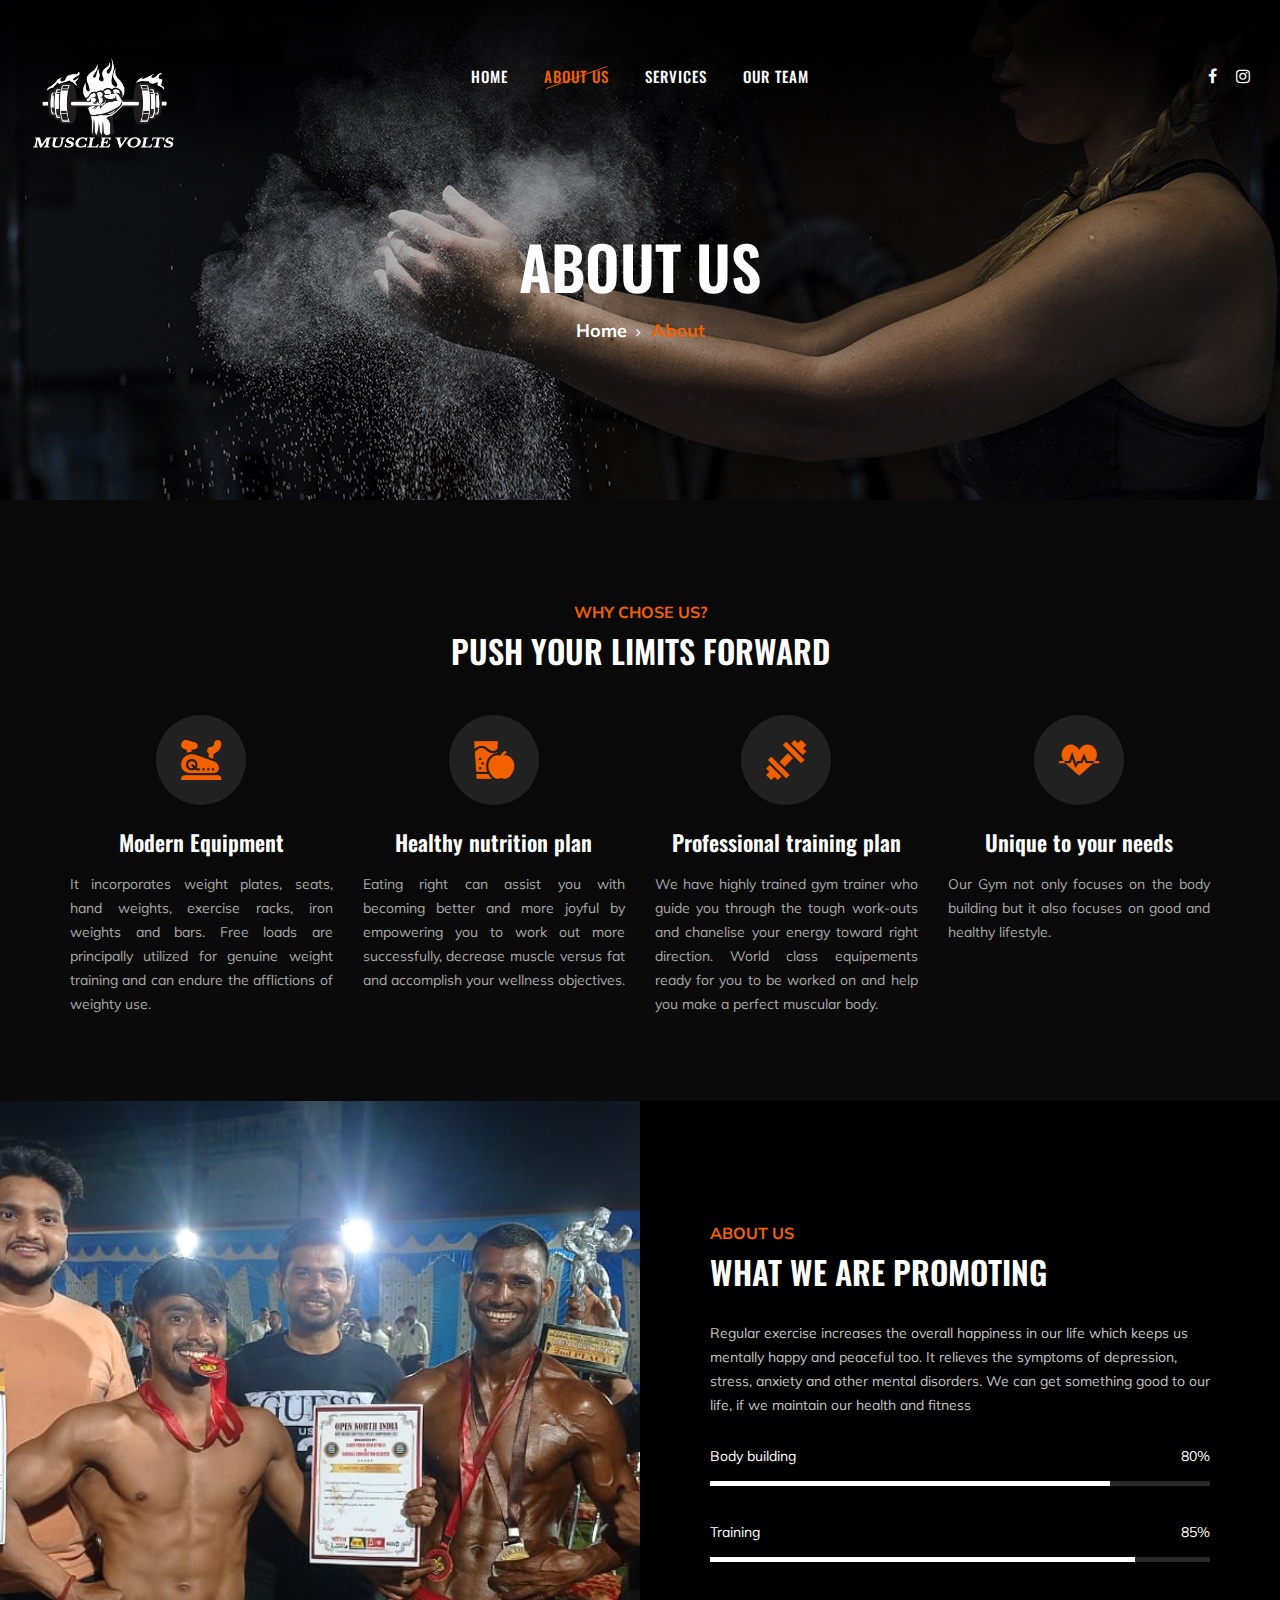
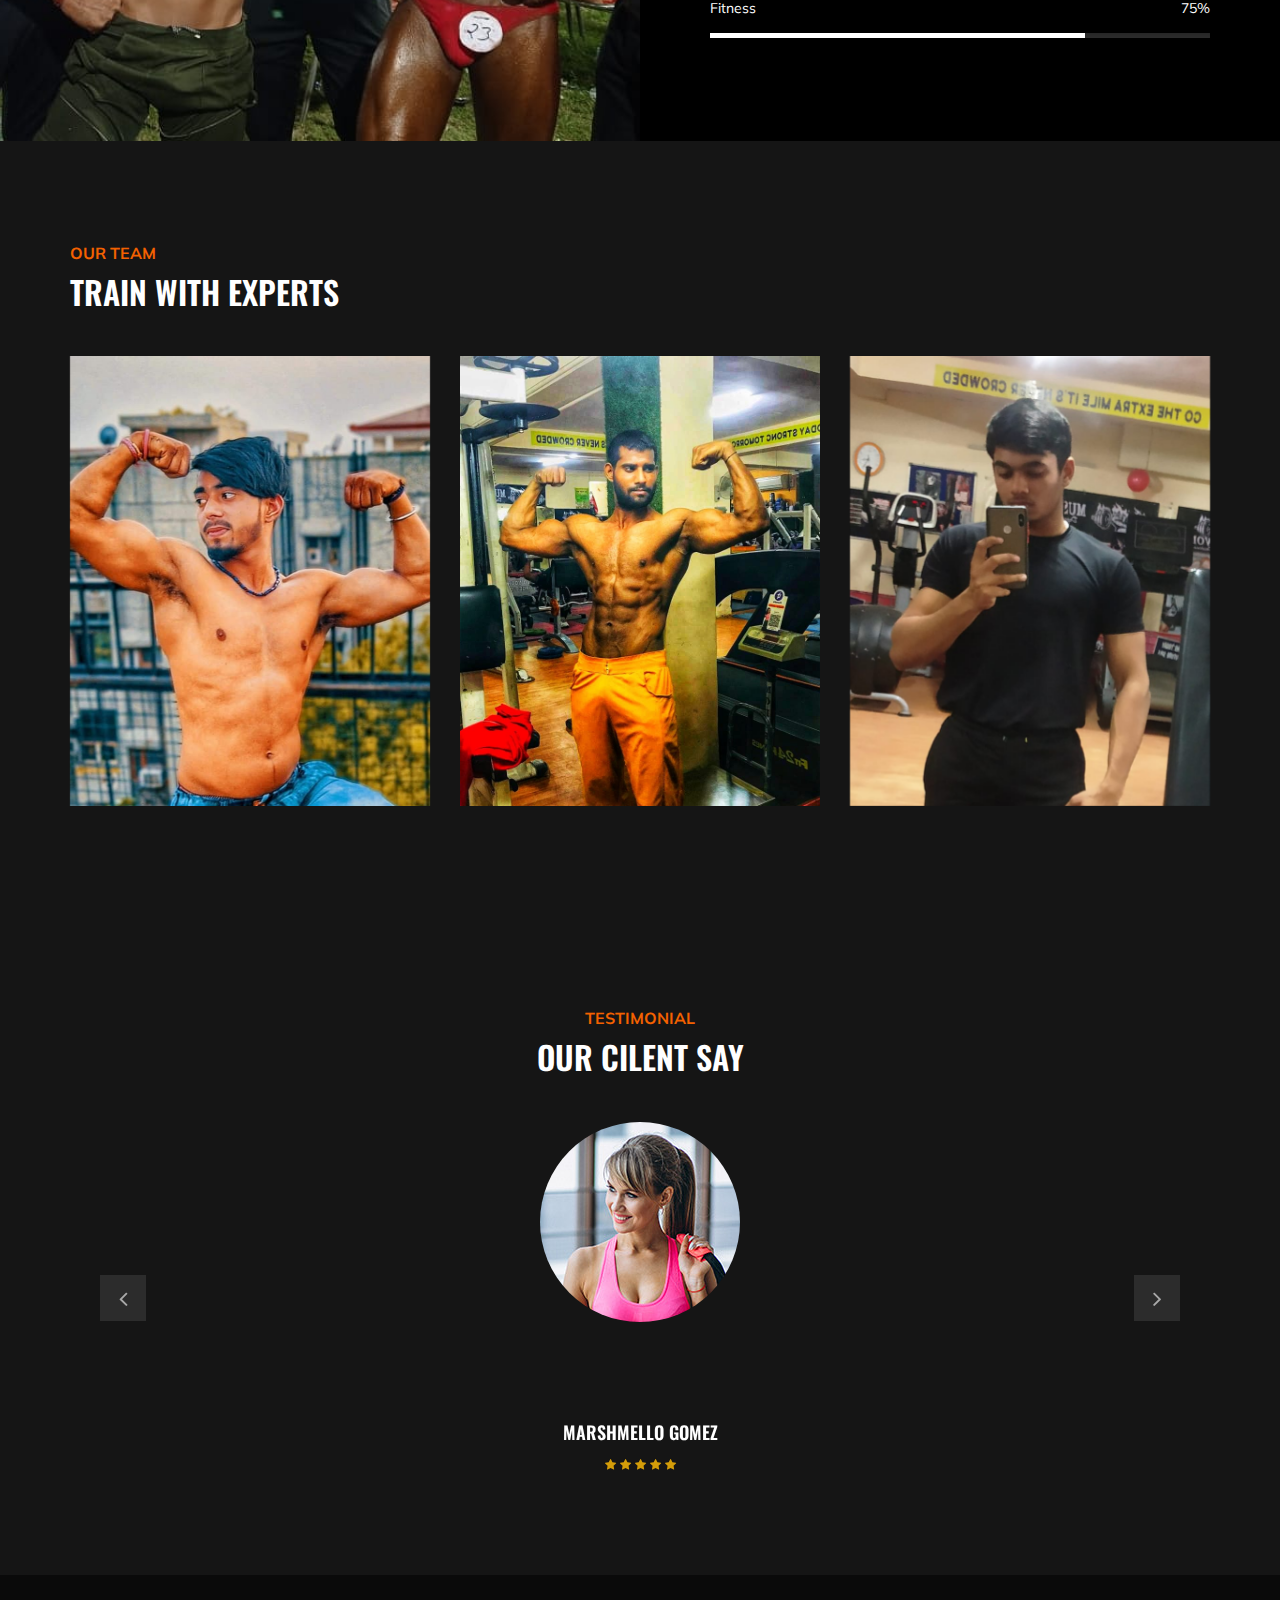
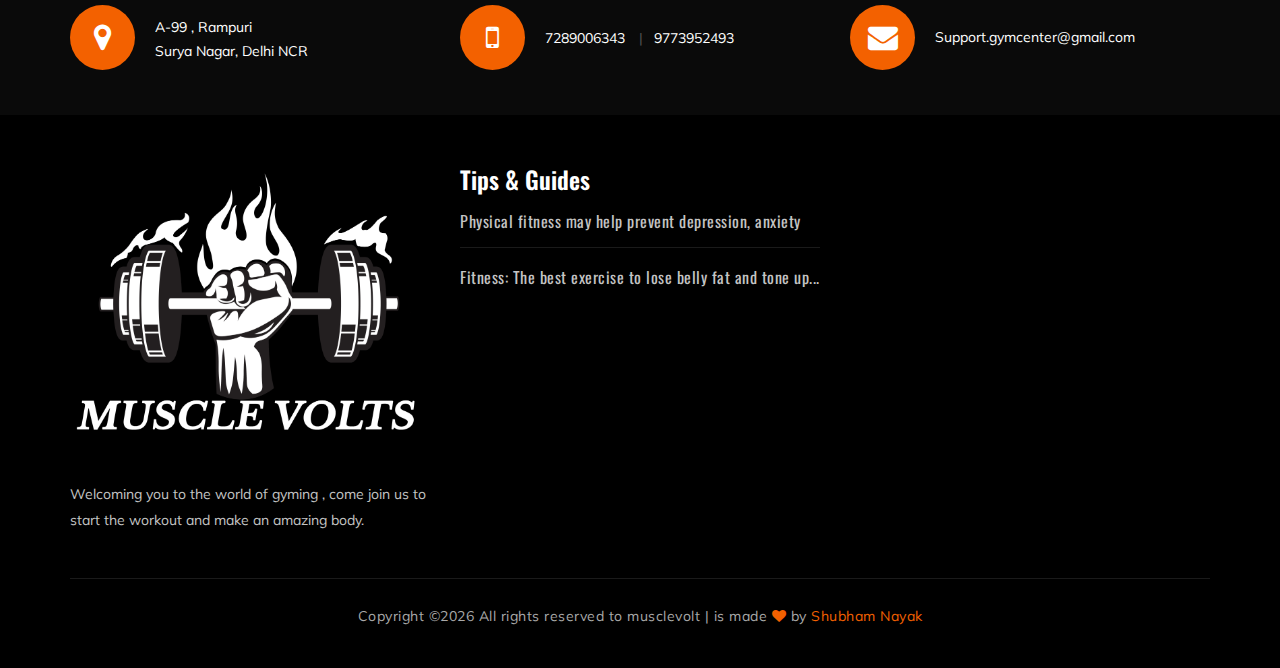
<file: about-us.html>
<!DOCTYPE html>
<html lang="zxx">

<head>
    <meta charset="UTF-8">
    <meta name="description" content="Gym Template">
    <meta name="keywords" content="Gym, unica, creative, html">
    <meta name="viewport" content="width=device-width, initial-scale=1.0">
    <meta http-equiv="X-UA-Compatible" content="ie=edge">
    <title>Muscle-Volt</title>

    <!-- Google Font -->
    <link href="https://fonts.googleapis.com/css?family=Muli:300,400,500,600,700,800,900&display=swap" rel="stylesheet">
    <link href="https://fonts.googleapis.com/css?family=Oswald:300,400,500,600,700&display=swap" rel="stylesheet">

    <!-- Css Styles -->
    <link rel="stylesheet" href="css/bootstrap.min.css" type="text/css">
    <link rel="stylesheet" href="css/font-awesome.min.css" type="text/css">
    <link rel="stylesheet" href="css/flaticon.css" type="text/css">
    <link rel="stylesheet" href="css/owl.carousel.min.css" type="text/css">
    <link rel="stylesheet" href="css/barfiller.css" type="text/css">
    <link rel="stylesheet" href="css/magnific-popup.css" type="text/css">
    <link rel="stylesheet" href="css/slicknav.min.css" type="text/css">
    <link rel="stylesheet" href="css/style.css" type="text/css">
</head>

<body>
    <!-- Page Preloder -->
    <div id="preloder">
        <div class="loader"></div>
    </div>

 <!-- Offcanvas Menu Section Begin -->
    <div class="offcanvas-menu-overlay"></div>
    <div class="offcanvas-menu-wrapper">
        <div class="canvas-close">
            <i class="fa fa-close"></i>
        </div>
        <div class="canvas-search search-switch">
            <i class="fa fa-search"></i>
        </div>
        <nav class="canvas-menu mobile-menu">
            <ul>
                <li><a href="./index.html">Home</a></li>
                <li><a href="./about-us.html">About Us</a></li>
                
                <li><a href="./services.html">Services</a></li>
                <li><a href="./team.html">Our Team</a></li>
                
            </ul>
        </nav>
        <div id="mobile-menu-wrap"></div>
        <div class="canvas-social">
            <a href="#"><i class="fa fa-facebook"></i></a>
        
            <a href="#"><i class="fa fa-instagram"></i></a>
        </div>
    </div>
    <!-- Offcanvas Menu Section End -->

    <!-- Header Section Begin -->
    <header class="header-section">
        <div class="container-fluid">
            <div class="row">
                <div class="col-lg-3">
                    <div class="logo">
                        <a href="./index.html">
                            <img src="img/logo.png" alt="" height="100" width="150">
                        </a>
                    </div>
                </div>
                <div class="col-lg-6">
                    <nav class="nav-menu">
                        <ul>
                            <li><a href="./index.html">Home</a></li>
                            <li class="active"><a href="./about-us.html">About Us</a></li>
                            <li><a href="./services.html">Services</a></li>
                            <li><a href="./team.html">Our Team</a></li>
                           
                        </ul>
                    </nav>
                </div>
                <div class="col-lg-3">
                    <div class="top-option">
                        
                        <div class="to-social">
                            <a href="https://www.facebook.com/profile.php?id=100021670369951"><i class="fa fa-facebook"></i></a>
                            
                            <a href="https://www.instagram.com/musclevolts/"><i class="fa fa-instagram"></i></a>
                        </div>
                    </div>
                </div>
            </div>
            <div class="canvas-open">
                <i class="fa fa-bars"></i>
            </div>
        </div>
    </header>
    <!-- Header End -->

    <!-- Breadcrumb Section Begin -->
    <section class="breadcrumb-section set-bg" data-setbg="img/breadcrumb-bg.jpg">
        <div class="container">
            <div class="row">
                <div class="col-lg-12 text-center">
                    <div class="breadcrumb-text">
                        <h2>About us</h2>
                        <div class="bt-option">
                            <a href="./index.html">Home</a>
                            <span>About</span>
                        </div>
                    </div>
                </div>
            </div>
        </div>
    </section>
    <!-- Breadcrumb Section End -->

    <!-- ChoseUs Section Begin -->
     <section class="choseus-section spad">
        <div class="container">
            <div class="row">
                <div class="col-lg-12">
                    <div class="section-title">
                        <span>Why chose us?</span>
                        <h2>PUSH YOUR LIMITS FORWARD</h2>
                    </div>
                </div>
            </div>
            <div class="row">
                <div class="col-lg-3 col-sm-6">
                    <div class="cs-item">
                       <center> <span class="flaticon-034-stationary-bike"></span></center>
                        <h4><center>Modern Equipment</center></h4>
                        <div class="justify"><p>It incorporates weight plates, seats, hand weights, exercise racks, iron weights and bars. Free loads are principally utilized for genuine weight training and can endure the afflictions of weighty use.</p></div>
                    </div>
                </div>
                <div class="col-lg-3 col-sm-6">
                    <div class="cs-item">
                        <center><span class="flaticon-033-juice"></span></center>
                       <center> <h4>Healthy nutrition plan</h4></center>
                        <div class="justify"><p>Eating right can assist you with becoming better and more joyful by empowering you to work out more successfully, decrease muscle versus fat and accomplish your wellness objectives.</p></div>
                    </div>
                </div>
                <div class="col-lg-3 col-sm-6">
                    <div class="cs-item">
                        <center><span class="flaticon-002-dumbell"></span></center>
                        <center><h4>Professional training plan</h4></center>
                        <div class="justify"><p>We have highly trained gym trainer who guide you through the tough work-outs and chanelise your energy toward right direction. World class equipements ready for you to be worked on and help you make a perfect muscular body.</p></div>
                    </div>
                </div>
                <div class="col-lg-3 col-sm-6">
                    <div class="cs-item">
                        <center><span class="flaticon-014-heart-beat"></span></center>
                        <center><h4>Unique to your needs</h4></center>
                        <div class="justify"><p> Our Gym not only focuses on the body building but it also focuses on good and healthy lifestyle.</p></div>
                    </div>
                </div>
            </div>
        </div>
    </section>
    <!-- ChoseUs Section End -->

    <!-- About US Section Begin -->
    <section class="aboutus-section">
        <div class="container-fluid">
            <div class="row">
                <div class="col-lg-6 p-0">
                    <div class="about-video set-bg" data-setbg="img/about-us.jpeg">
                       
                    </div>
                </div>
                <div class="col-lg-6 p-0">
                    <div class="about-text">
                        <div class="section-title">
                            <span>About Us</span>
                            <h2>What We Are Promoting</h2>
                        </div>
                        <div class="at-desc">
                            <p>Regular exercise increases the overall happiness in our life which keeps us mentally happy and peaceful too. It relieves the symptoms of depression, stress, anxiety and other mental disorders. We can get something good to our life, if we maintain our health and fitness</p>
                        </div>
                        <div class="about-bar">
                            <div class="ab-item">
                                <p>Body building</p>
                                <div id="bar1" class="barfiller">
                                    <span class="fill" data-percentage="80"></span>
                                    <div class="tipWrap">
                                        <span class="tip"></span>
                                    </div>
                                </div>
                            </div>
                            <div class="ab-item">
                                <p>Training</p>
                                <div id="bar2" class="barfiller">
                                    <span class="fill" data-percentage="85"></span>
                                    <div class="tipWrap">
                                        <span class="tip"></span>
                                    </div>
                                </div>
                            </div>
                            <div class="ab-item">
                                <p>Fitness</p>
                                <div id="bar3" class="barfiller">
                                    <span class="fill" data-percentage="75"></span>
                                    <div class="tipWrap">
                                        <span class="tip"></span>
                                    </div>
                                </div>
                            </div>
                        </div>
                    </div>
                </div>
            </div>
        </div>
    </section>
    <!-- About US Section End -->

    <!-- Team Section Begin -->
     <section class="team-section spad">
        <div class="container">
            <div class="row">
                <div class="col-lg-12">
                    <div class="team-title">
                        <div class="section-title">
                            <span>Our Team</span>
                            <h2>TRAIN WITH EXPERTS</h2>
                        </div>
                        
                    </div>
                </div>
            </div>
            <div class="row">
                <div class="ts-slider owl-carousel">
                    <div class="col-lg-4">
                        <div class="ts-item set-bg" data-setbg="img/team/team-1.jpeg">
                            <div class="ts_text">
                                <h4>Maurya</h4>
                                <span>Gym Trainer</span>
                            </div>
                        </div>
                    </div>
                    <div class="col-lg-4">
                        <div class="ts-item set-bg" data-setbg="img/team/team-2.jpeg">
                            <div class="ts_text">
                                <h4>Rohit</h4>
                                <span>Gym Trainer</span>
                            </div>
                        </div>
                    </div>
                    <div class="col-lg-4">
                        <div class="ts-item set-bg" data-setbg="img/team/team-3.jpeg">
                            <div class="ts_text">
                                <h4>Adi</h4>
                                <span>Gym Trainer</span>
                            </div>
                        </div>
                    </div>
                   
                   
                    
                </div>
            </div>
        </div>
    </section>
   
    <section class="testimonial-section spad">
        <div class="container">
            <div class="row">
                <div class="col-lg-12">
                    <div class="section-title">
                        <span>Testimonial</span>
                        <h2>Our cilent say</h2>
                    </div>
                </div>
            </div>
            <div class="ts_slider owl-carousel">
                <div class="ts_item">
                    <div class="row">
                        <div class="col-lg-12 text-center">
                            <div class="ti_pic">
                                <img src="img/testimonial/testimonial-1.jpg" alt="">
                            </div>
                            <div class="ti_text">
                                <p><br /> <br /> </p>
                                <h5>Marshmello Gomez</h5>
                                <div class="tt-rating">
                                    <i class="fa fa-star"></i>
                                    <i class="fa fa-star"></i>
                                    <i class="fa fa-star"></i>
                                    <i class="fa fa-star"></i>
                                    <i class="fa fa-star"></i>
                                </div>
                            </div>
                        </div>
                    </div>
                </div>
                <div class="ts_item">
                    <div class="row">
                        <div class="col-lg-12 text-center">
                            <div class="ti_pic">
                                <img src="img/testimonial/testimonial-2.jpg" alt="">
                            </div>
                            <div class="ti_text">
                                <p><br /> <br /> </p>
                                <h5>Marshmello Gomez</h5>
                                <div class="tt-rating">
                                    <i class="fa fa-star"></i>
                                    <i class="fa fa-star"></i>
                                    <i class="fa fa-star"></i>
                                    <i class="fa fa-star"></i>
                                    <i class="fa fa-star"></i>
                                </div>
                            </div>
                        </div>
                    </div>
                </div>
            </div>
        </div>
    </section>
    <!-- Testimonial Section End -->

    <!-- Get In Touch Section Begin -->
   <div class="gettouch-section">
        <div class="container">
            <div class="row">
                <div class="col-md-4">
                    <div class="gt-text">
                        <i class="fa fa-map-marker"></i>
                        <p>A-99 , Rampuri <br/>Surya Nagar, Delhi NCR</p>
                    </div>
                </div>
                <div class="col-md-4">
                    <div class="gt-text">
                        <i class="fa fa-mobile"></i>
                        <ul>
                            <li>7289006343</li>
                            <li>9773952493</li>
                        </ul>
                    </div>
                </div>
                <div class="col-md-4">
                    <div class="gt-text email">
                        <i class="fa fa-envelope"></i>
                        <p>Support.gymcenter@gmail.com</p>
                    </div>
                </div>
            </div>
        </div>
    </div>
    <!-- Get In Touch Section End -->

    <!-- Footer Section Begin -->
     <section class="footer-section">
        <div class="container">
            <div class="row">
                <div class="col-lg-4">
                    <div class="fs-about">
                        <div class="fa-logo">
                            <a href="#"><img src="img/logo.png" alt=""></a>
                        </div>
                        <p>Welcoming you to the world of gyming , come join us to start the workout and make an amazing body.</p>
                        
                    </div>
                </div>
                
                
                <div class="col-lg-4 col-md-6">
                    <div class="fs-widget">
                        <h4>Tips & Guides</h4>
                        <div class="fw-recent">
                            <h6><a href="#">Physical fitness may help prevent depression, anxiety</a></h6>
                           
                        </div>
                        <div class="fw-recent">
                            <h6><a href="#">Fitness: The best exercise to lose belly fat and tone up...</a></h6>
                            
                        </div>
                    </div>
                </div>
            </div>
            <div class="row">
                <div class="col-lg-12 text-center">
                    <div class="copyright-text">
                        <p><!-- Link back to Colorlib can't be removed. Template is licensed under CC BY 3.0. -->
  Copyright &copy;<script>document.write(new Date().getFullYear());</script> All rights reserved to musclevolt  | is made <i class="fa fa-heart" aria-hidden="true"></i> by <a href="https://colorlib.com" target="_blank">Shubham Nayak</a>
  <!-- Link back to Colorlib can't be removed. Template is licensed under CC BY 3.0. --></p>
                    </div>
                </div>
            </div>
        </div>
    </section>
    <!-- Footer Section End -->

    <!-- Search model Begin -->
    <div class="search-model">
        <div class="h-100 d-flex align-items-center justify-content-center">
            <div class="search-close-switch">+</div>
            <form class="search-model-form">
                <input type="text" id="search-input" placeholder="Search here.....">
            </form>
        </div>
    </div>
    <!-- Search model end -->

    <!-- Js Plugins -->
    <script src="js/jquery-3.3.1.min.js"></script>
    <script src="js/bootstrap.min.js"></script>
    <script src="js/jquery.magnific-popup.min.js"></script>
    <script src="js/masonry.pkgd.min.js"></script>
    <script src="js/jquery.barfiller.js"></script>
    <script src="js/jquery.slicknav.js"></script>
    <script src="js/owl.carousel.min.js"></script>
    <script src="js/main.js"></script>


</body>

</html>
</file>
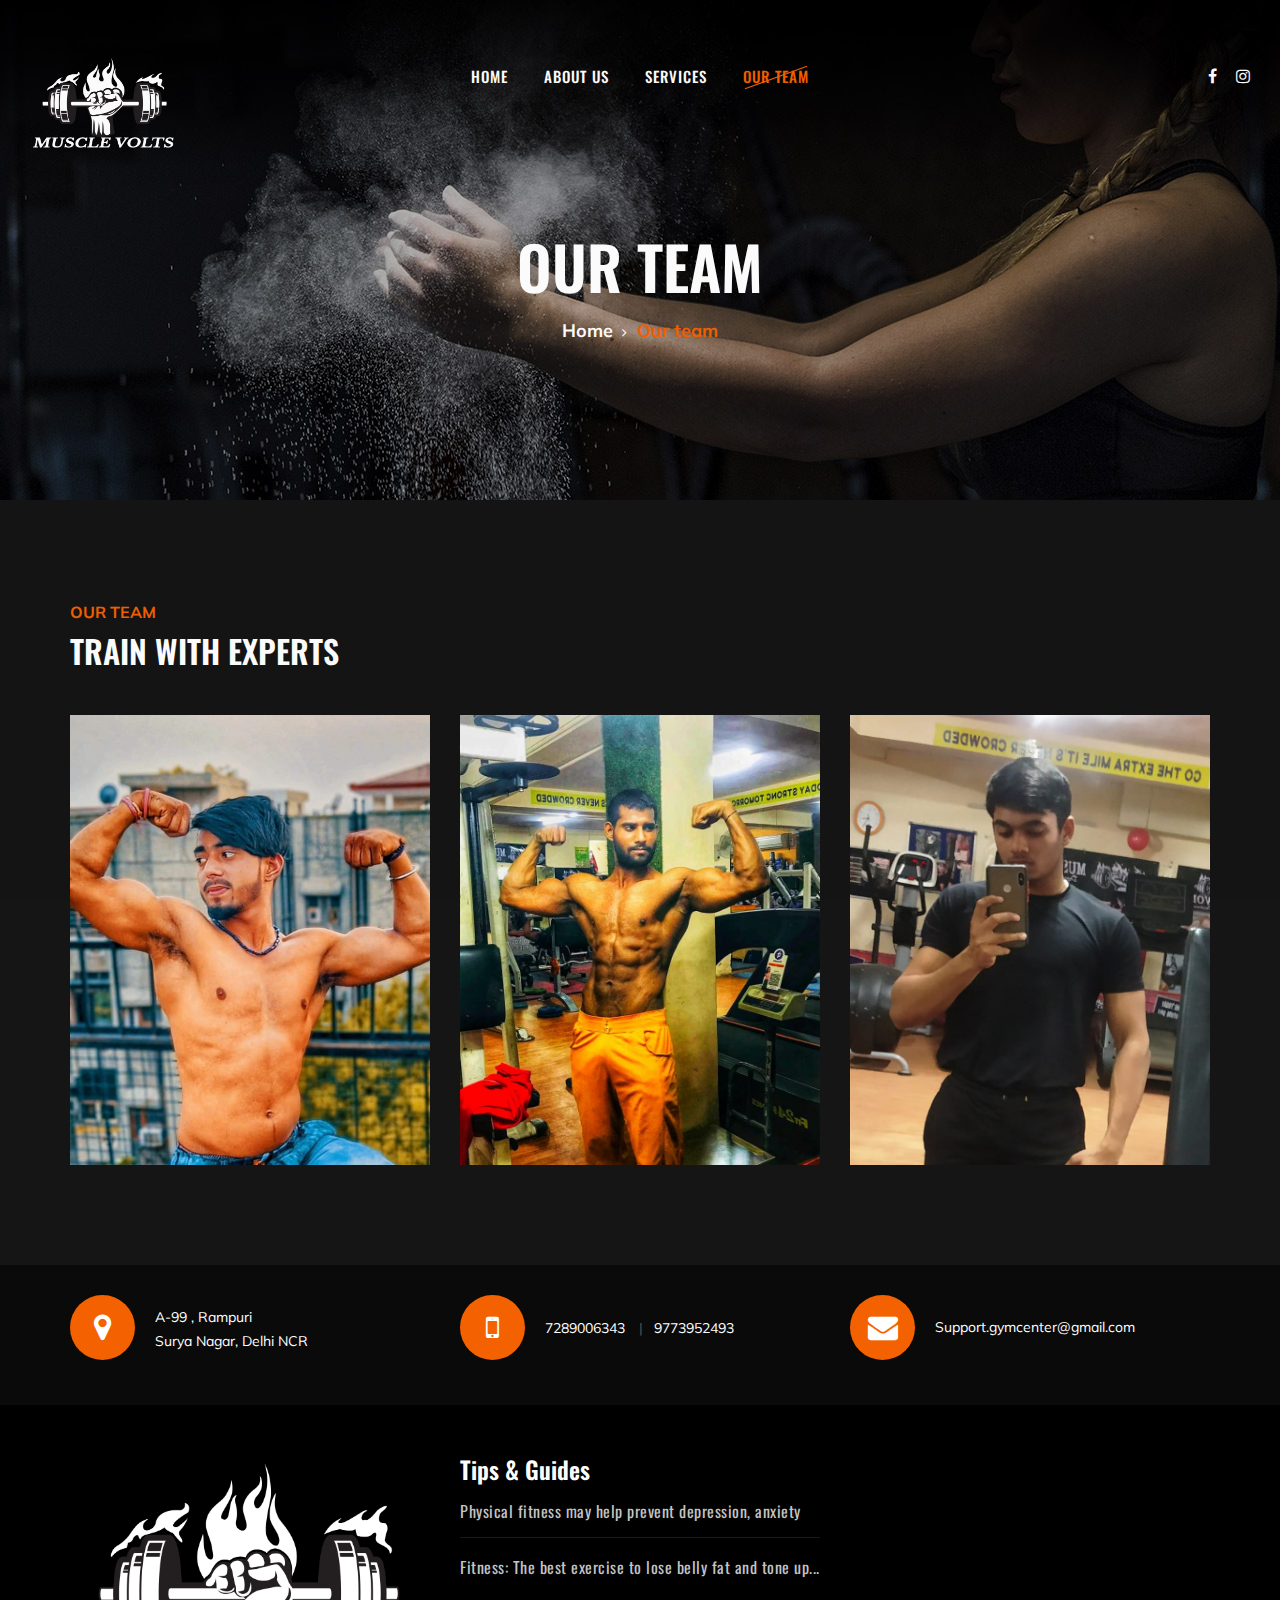
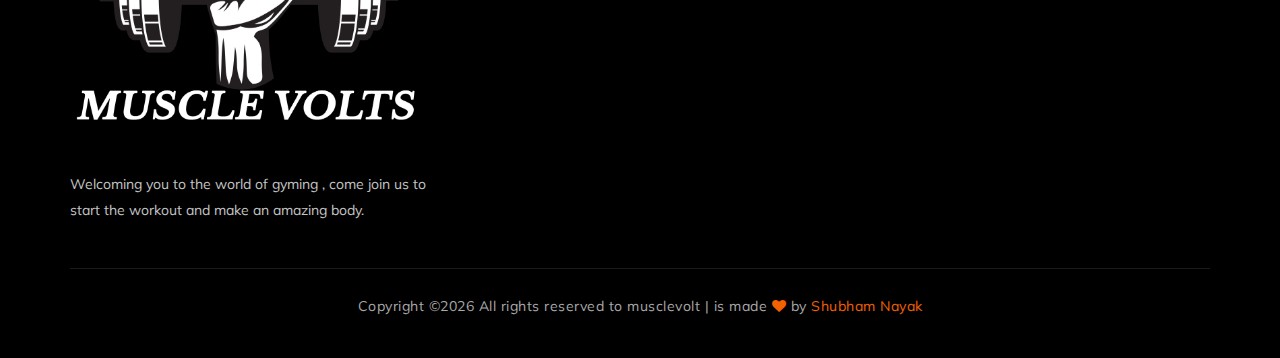
<file: team.html>
<!DOCTYPE html>
<html lang="zxx">

<head>
    <meta charset="UTF-8">
    <meta name="description" content="Gym Template">
    <meta name="keywords" content="Gym, unica, creative, html">
    <meta name="viewport" content="width=device-width, initial-scale=1.0">
    <meta http-equiv="X-UA-Compatible" content="ie=edge">
    <title>Muscle-Volt</title>

    <!-- Google Font -->
    <link href="https://fonts.googleapis.com/css?family=Muli:300,400,500,600,700,800,900&display=swap" rel="stylesheet">
    <link href="https://fonts.googleapis.com/css?family=Oswald:300,400,500,600,700&display=swap" rel="stylesheet">

    <!-- Css Styles -->
    <link rel="stylesheet" href="css/bootstrap.min.css" type="text/css">
    <link rel="stylesheet" href="css/font-awesome.min.css" type="text/css">
    <link rel="stylesheet" href="css/flaticon.css" type="text/css">
    <link rel="stylesheet" href="css/owl.carousel.min.css" type="text/css">
    <link rel="stylesheet" href="css/barfiller.css" type="text/css">
    <link rel="stylesheet" href="css/magnific-popup.css" type="text/css">
    <link rel="stylesheet" href="css/slicknav.min.css" type="text/css">
    <link rel="stylesheet" href="css/style.css" type="text/css">
</head>

<body>
    <!-- Page Preloder -->
    <div id="preloder">
        <div class="loader"></div>
    </div>

    <!-- Offcanvas Menu Section Begin -->
    <div class="offcanvas-menu-overlay"></div>
    <div class="offcanvas-menu-wrapper">
        <div class="canvas-close">
            <i class="fa fa-close"></i>
        </div>
        <div class="canvas-search search-switch">
            <i class="fa fa-search"></i>
        </div>
        <nav class="canvas-menu mobile-menu">
            <ul>
                <li><a href="./index.html">Home</a></li>
                <li><a href="./about-us.html">About Us</a></li>
                
                <li><a href="./services.html">Services</a></li>
                <li><a href="./team.html">Our Team</a></li>
                
                
            </ul>
        </nav>
        <div id="mobile-menu-wrap"></div>
        <div class="canvas-social">
            <a href="#"><i class="fa fa-facebook"></i></a>
            <a href="#"><i class="fa fa-twitter"></i></a>
            <a href="#"><i class="fa fa-youtube-play"></i></a>
            <a href="#"><i class="fa fa-instagram"></i></a>
        </div>
    </div>
    <!-- Offcanvas Menu Section End -->

    <!-- Header Section Begin -->
    <header class="header-section">
        <div class="container-fluid">
            <div class="row">
                <div class="col-lg-3">
                    <div class="logo">
                        <a href="./index.html">
                            <img src="img/logo.png" alt="" height="100" width="150">
                        </a>
                    </div>
                </div>
                <div class="col-lg-6">
                    <nav class="nav-menu">
                        <ul>
                            <li><a href="./index.html">Home</a></li>
                            <li><a href="./about-us.html">About Us</a></li>
                            
                            <li><a href="./services.html">Services</a></li>
                            <li class="active"><a href="./team.html">Our Team</a></li>
                            
                            
                        </ul>
                    </nav>
                </div>
                <div class="col-lg-3">
                    <div class="top-option">
                        
                         <div class="to-social">
                            <a href="https://www.facebook.com/profile.php?id=100021670369951"><i class="fa fa-facebook"></i></a>
                            
                            <a href="https://www.instagram.com/musclevolts/"><i class="fa fa-instagram"></i></a>
                        </div>
                    </div>
                </div>
            </div>
            <div class="canvas-open">
                <i class="fa fa-bars"></i>
            </div>
        </div>
    </header>
    <!-- Header End -->

    <!-- Breadcrumb Section Begin -->
    <section class="breadcrumb-section set-bg" data-setbg="img/breadcrumb-bg.jpg">
        <div class="container">
            <div class="row">
                <div class="col-lg-12 text-center">
                    <div class="breadcrumb-text">
                        <h2>Our Team</h2>
                        <div class="bt-option">
                            <a href="./index.html">Home</a>
                            <span>Our team</span>
                        </div>
                    </div>
                </div>
            </div>
        </div>
    </section>
    <!-- Breadcrumb Section End -->

    <!-- Team Section Begin -->
    <section class="team-section team-page spad">
        <div class="container">
            <div class="row">
                <div class="col-lg-12">
                    <div class="team-title">
                        <div class="section-title">
                            <span>Our Team</span>
                            <h2>TRAIN WITH EXPERTS</h2>
                        </div>
                       
                    </div>
                </div>
            </div>
            <div class="row">
                <div class="col-lg-4 col-sm-6">
                    <div class="ts-item set-bg" data-setbg="img/team/team-1.jpeg">
                        <div class="ts_text">
                            <h4>Maurya</h4>
                            <span>Gym Trainer</span>
                            <div class="tt_social">
                                <a href="#"><i class="fa fa-facebook"></i></a>
                              
                                <a href="#"><i class="fa fa-instagram"></i></a>
                                
                            </div>
                        </div>
                    </div>
                </div>
                <div class="col-lg-4 col-sm-6">
                    <div class="ts-item set-bg" data-setbg="img/team/team-2.jpeg">
                        <div class="ts_text">
                            <h4>Rohit</h4>
                            <span>Gym Trainer</span>
                            <div class="tt_social">
                                <a href="#"><i class="fa fa-facebook"></i></a>
                                
                                <a href="#"><i class="fa fa-instagram"></i></a>
                                
                            </div>
                        </div>
                    </div>
                </div>
                <div class="col-lg-4 col-sm-6">
                    <div class="ts-item set-bg" data-setbg="img/team/team-3.jpeg">
                        <div class="ts_text">
                            <h4>Adi</h4>
                            <span>Gym Trainer</span>
                            <div class="tt_social">
                                <a href="#"><i class="fa fa-facebook"></i></a>
                               
                                <a href="#"><i class="fa fa-instagram"></i></a>
                               
                            </div>
                        </div>
                    </div>
                </div>
               
               
               
                </div>
            </div>
        </div>
    </section>
    <!-- Team Section End -->

    <!-- Get In Touch Section Begin -->
    <div class="gettouch-section">
        <div class="container">
            <div class="row">
                <div class="col-md-4">
                    <div class="gt-text">
                        <i class="fa fa-map-marker"></i>
                        <p>A-99 , Rampuri <br/>Surya Nagar, Delhi NCR</p>
                    </div>
                </div>
                <div class="col-md-4">
                    <div class="gt-text">
                        <i class="fa fa-mobile"></i>
                        <ul>
                            <li>7289006343</li>
                            <li>9773952493</li>
                        </ul>
                    </div>
                </div>
                <div class="col-md-4">
                    <div class="gt-text email">
                        <i class="fa fa-envelope"></i>
                        <p>Support.gymcenter@gmail.com</p>
                    </div>
                </div>
            </div>
        </div>
    </div>
    <!-- Get In Touch Section End -->

    <!-- Footer Section Begin -->
     <section class="footer-section">
        <div class="container">
            <div class="row">
                <div class="col-lg-4">
                    <div class="fs-about">
                        <div class="fa-logo">
                            <a href="#"><img src="img/logo.png" alt=""></a>
                        </div>
                        <p>Welcoming you to the world of gyming , come join us to start the workout and make an amazing body.</p>
                        
                    </div>
                </div>
                
                
                <div class="col-lg-4 col-md-6">
                    <div class="fs-widget">
                        <h4>Tips & Guides</h4>
                        <div class="fw-recent">
                            <h6><a href="#">Physical fitness may help prevent depression, anxiety</a></h6>
                           
                        </div>
                        <div class="fw-recent">
                            <h6><a href="#">Fitness: The best exercise to lose belly fat and tone up...</a></h6>
                            
                        </div>
                    </div>
                </div>
            </div>
            <div class="row">
                <div class="col-lg-12 text-center">
                    <div class="copyright-text">
                        <p><!-- Link back to Colorlib can't be removed. Template is licensed under CC BY 3.0. -->
  Copyright &copy;<script>document.write(new Date().getFullYear());</script> All rights reserved to musclevolt  | is made <i class="fa fa-heart" aria-hidden="true"></i> by <a href="https://colorlib.com" target="_blank">Shubham Nayak</a>
  <!-- Link back to Colorlib can't be removed. Template is licensed under CC BY 3.0. --></p>
                    </div>
                </div>
            </div>
        </div>
    </section>
    </section>
    <!-- Footer Section End -->

    <!-- Search model Begin -->
    <div class="search-model">
        <div class="h-100 d-flex align-items-center justify-content-center">
            <div class="search-close-switch">+</div>
            <form class="search-model-form">
                <input type="text" id="search-input" placeholder="Search here.....">
            </form>
        </div>
    </div>
    <!-- Search model end -->

    <!-- Js Plugins -->
    <script src="js/jquery-3.3.1.min.js"></script>
    <script src="js/bootstrap.min.js"></script>
    <script src="js/jquery.magnific-popup.min.js"></script>
    <script src="js/masonry.pkgd.min.js"></script>
    <script src="js/jquery.barfiller.js"></script>
    <script src="js/jquery.slicknav.js"></script>
    <script src="js/owl.carousel.min.js"></script>
    <script src="js/main.js"></script>


</body>

</html>
</file>
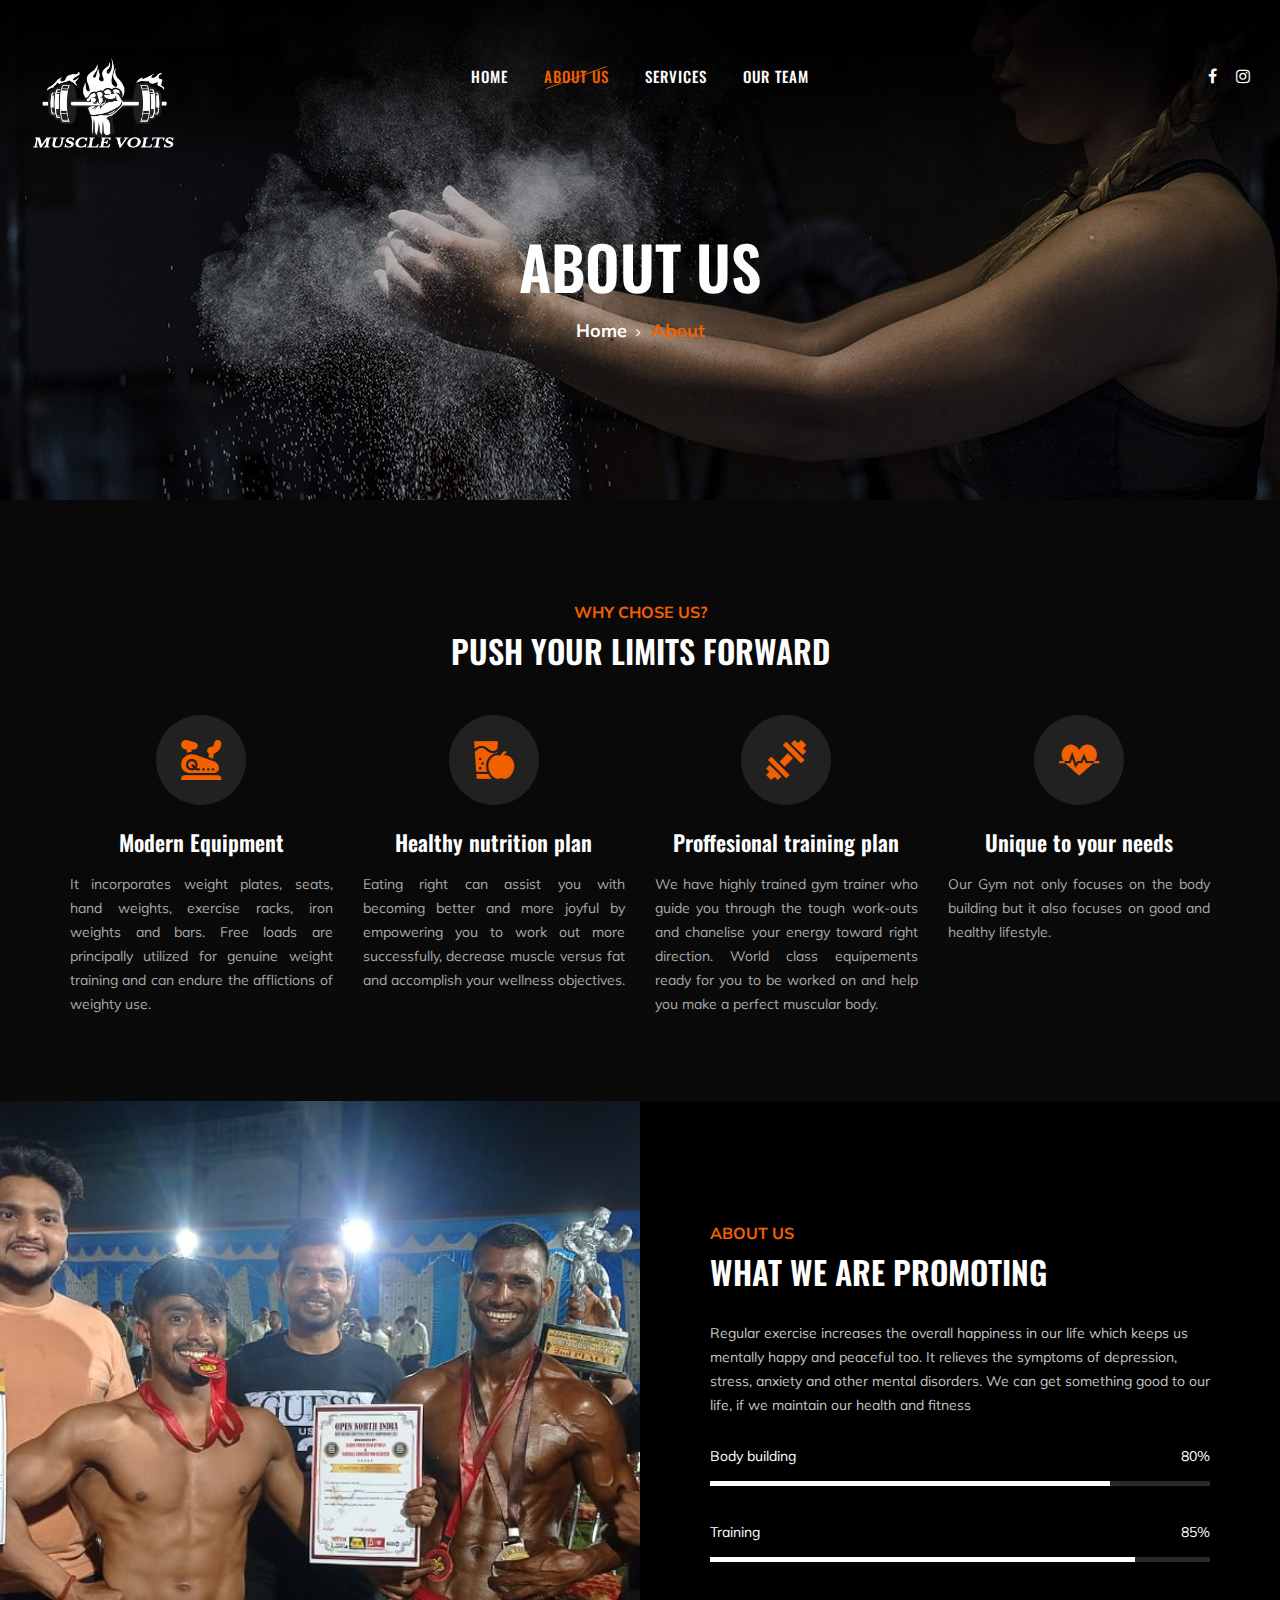
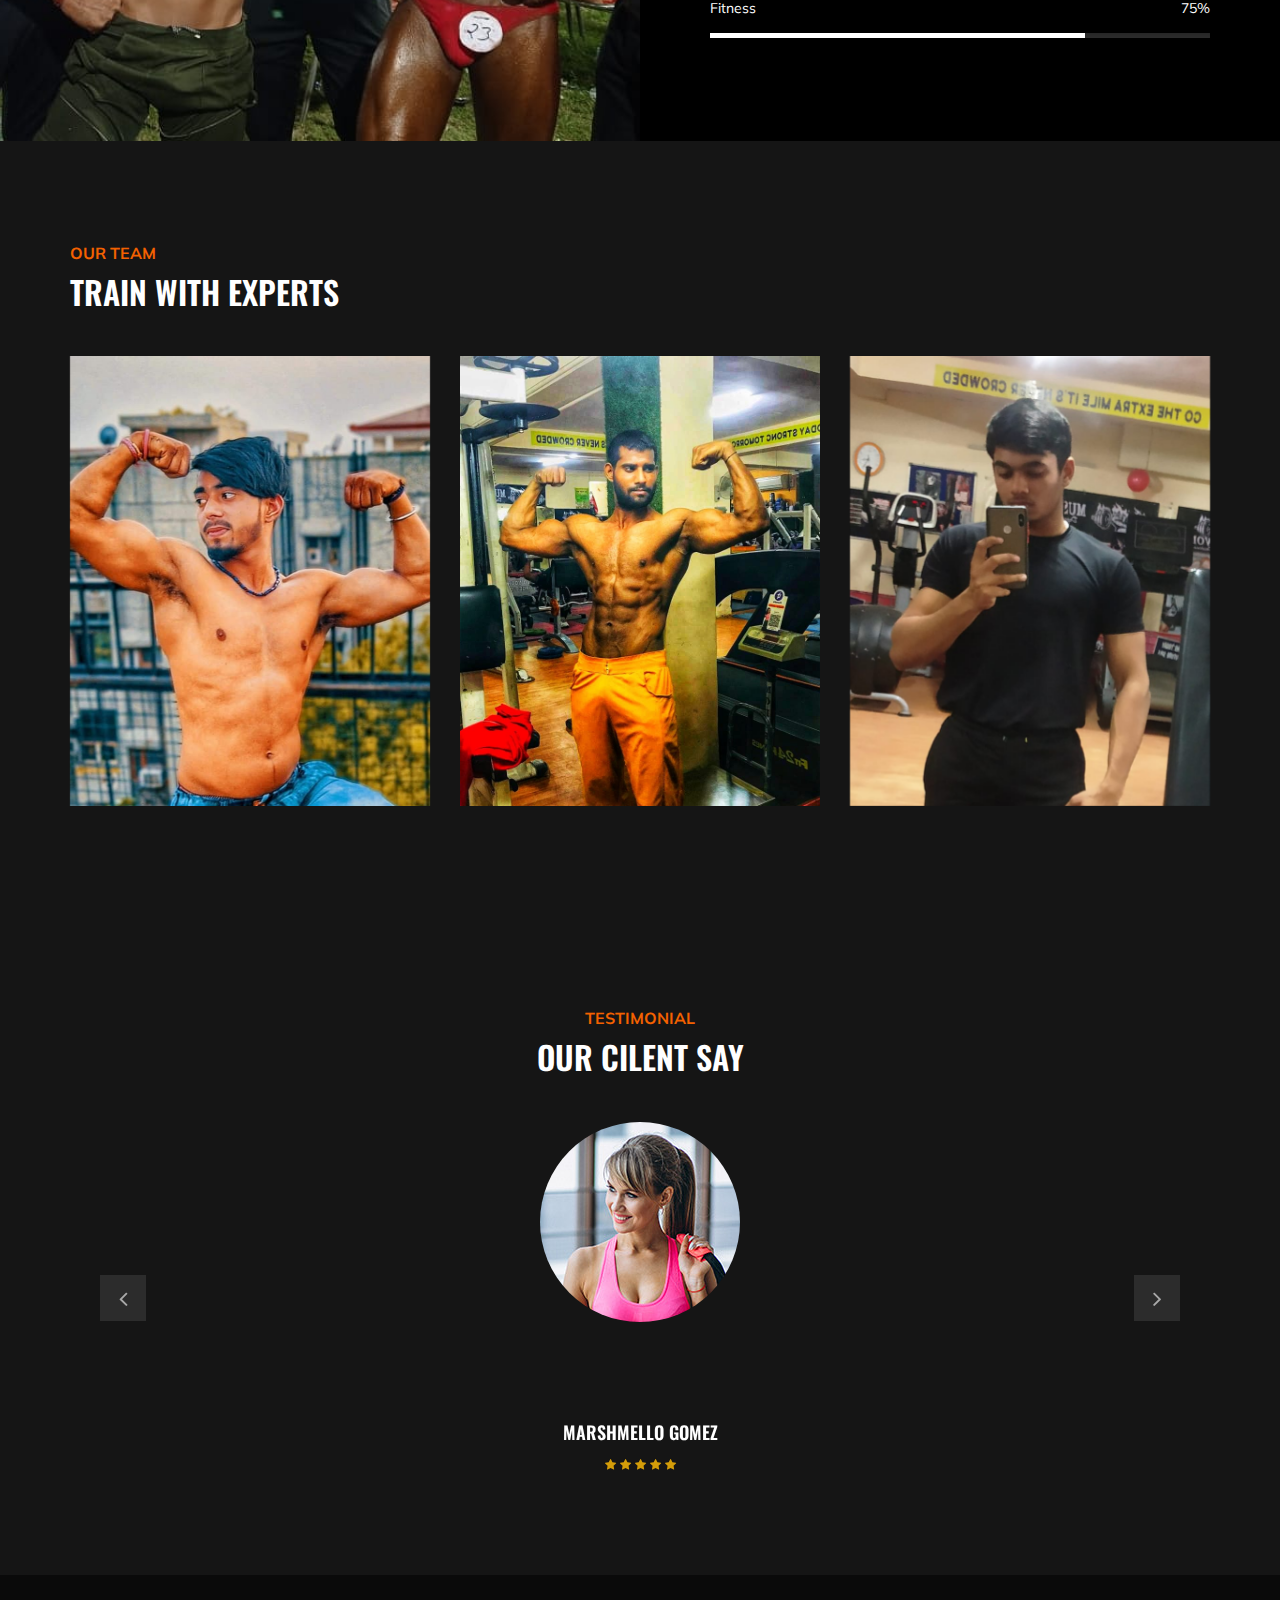
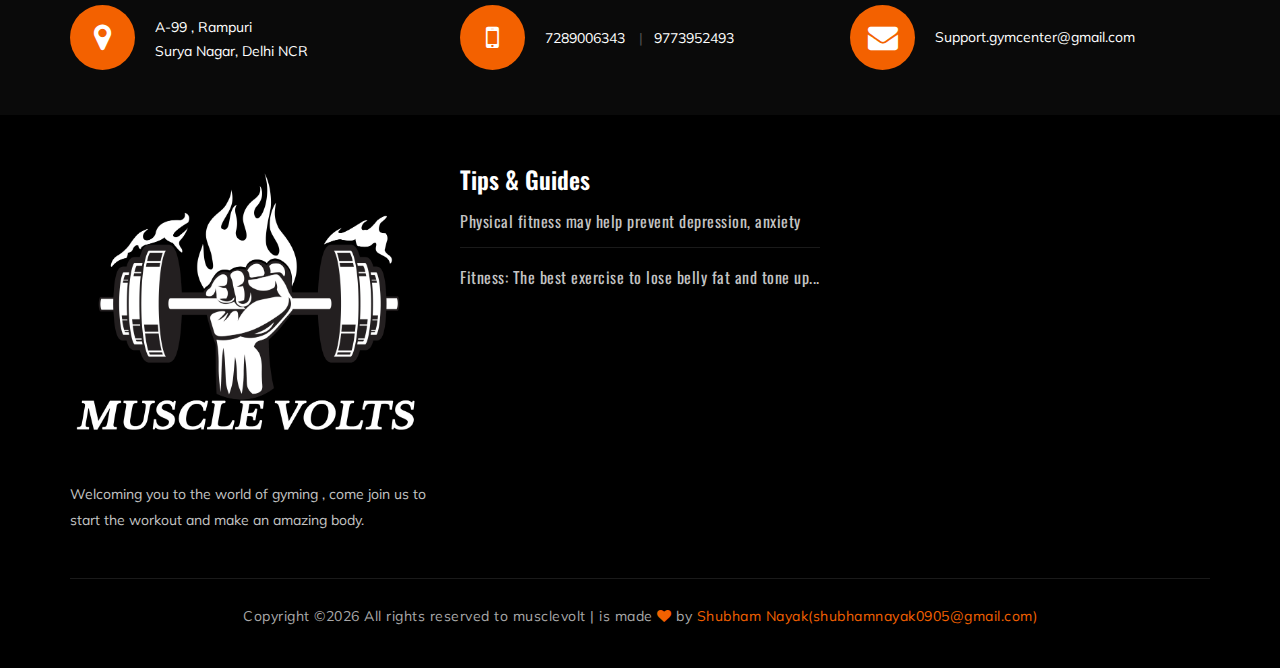
<file: public/about-us.html>
<!DOCTYPE html>
<html lang="zxx">

<head>
    <meta charset="UTF-8">
    <meta name="description" content="Gym Template">
    <meta name="keywords" content="Gym, unica, creative, html">
    <meta name="viewport" content="width=device-width, initial-scale=1.0">
    <meta http-equiv="X-UA-Compatible" content="ie=edge">
    <title>Muscle-Volt</title>

    <!-- Google Font -->
    <link href="https://fonts.googleapis.com/css?family=Muli:300,400,500,600,700,800,900&display=swap" rel="stylesheet">
    <link href="https://fonts.googleapis.com/css?family=Oswald:300,400,500,600,700&display=swap" rel="stylesheet">

    <!-- Css Styles -->
    <link rel="stylesheet" href="css/bootstrap.min.css" type="text/css">
    <link rel="stylesheet" href="css/font-awesome.min.css" type="text/css">
    <link rel="stylesheet" href="css/flaticon.css" type="text/css">
    <link rel="stylesheet" href="css/owl.carousel.min.css" type="text/css">
    <link rel="stylesheet" href="css/barfiller.css" type="text/css">
    <link rel="stylesheet" href="css/magnific-popup.css" type="text/css">
    <link rel="stylesheet" href="css/slicknav.min.css" type="text/css">
    <link rel="stylesheet" href="css/style.css" type="text/css">
</head>

<body>
    <!-- Page Preloder -->
    <div id="preloder">
        <div class="loader"></div>
    </div>

 <!-- Offcanvas Menu Section Begin -->
    <div class="offcanvas-menu-overlay"></div>
    <div class="offcanvas-menu-wrapper">
        <div class="canvas-close">
            <i class="fa fa-close"></i>
        </div>
        <div class="canvas-search search-switch">
            <i class="fa fa-search"></i>
        </div>
        <nav class="canvas-menu mobile-menu">
            <ul>
                <li><a href="./index.html">Home</a></li>
                <li><a href="./about-us.html">About Us</a></li>
                
                <li><a href="./services.html">Services</a></li>
                <li><a href="./team.html">Our Team</a></li>
                
            </ul>
        </nav>
        <div id="mobile-menu-wrap"></div>
        <div class="canvas-social">
            <a href="#"><i class="fa fa-facebook"></i></a>
        
            <a href="#"><i class="fa fa-instagram"></i></a>
        </div>
    </div>
    <!-- Offcanvas Menu Section End -->

    <!-- Header Section Begin -->
    <header class="header-section">
        <div class="container-fluid">
            <div class="row">
                <div class="col-lg-3">
                    <div class="logo">
                        <a href="./index.html">
                            <img src="img/logo.png" alt="" height="100" width="150">
                        </a>
                    </div>
                </div>
                <div class="col-lg-6">
                    <nav class="nav-menu">
                        <ul>
                            <li><a href="./index.html">Home</a></li>
                            <li class="active"><a href="./about-us.html">About Us</a></li>
                            <li><a href="./services.html">Services</a></li>
                            <li><a href="./team.html">Our Team</a></li>
                           
                        </ul>
                    </nav>
                </div>
                <div class="col-lg-3">
                    <div class="top-option">
                        
                        <div class="to-social">
                            <a href="https://www.facebook.com/profile.php?id=100021670369951"><i class="fa fa-facebook"></i></a>
                            
                            <a href="https://www.instagram.com/musclevolts/"><i class="fa fa-instagram"></i></a>
                        </div>
                    </div>
                </div>
            </div>
            <div class="canvas-open">
                <i class="fa fa-bars"></i>
            </div>
        </div>
    </header>
    <!-- Header End -->

    <!-- Breadcrumb Section Begin -->
    <section class="breadcrumb-section set-bg" data-setbg="img/breadcrumb-bg.jpg">
        <div class="container">
            <div class="row">
                <div class="col-lg-12 text-center">
                    <div class="breadcrumb-text">
                        <h2>About us</h2>
                        <div class="bt-option">
                            <a href="./index.html">Home</a>
                            <span>About</span>
                        </div>
                    </div>
                </div>
            </div>
        </div>
    </section>
    <!-- Breadcrumb Section End -->

    <!-- ChoseUs Section Begin -->
     <section class="choseus-section spad">
        <div class="container">
            <div class="row">
                <div class="col-lg-12">
                    <div class="section-title">
                        <span>Why chose us?</span>
                        <h2>PUSH YOUR LIMITS FORWARD</h2>
                    </div>
                </div>
            </div>
            <div class="row">
                <div class="col-lg-3 col-sm-6">
                    <div class="cs-item">
                       <center> <span class="flaticon-034-stationary-bike"></span></center>
                        <h4><center>Modern Equipment</center></h4>
                        <div class="justify"><p>It incorporates weight plates, seats, hand weights, exercise racks, iron weights and bars. Free loads are principally utilized for genuine weight training and can endure the afflictions of weighty use.</p></div>
                    </div>
                </div>
                <div class="col-lg-3 col-sm-6">
                    <div class="cs-item">
                        <center><span class="flaticon-033-juice"></span></center>
                       <center> <h4>Healthy nutrition plan</h4></center>
                        <div class="justify"><p>Eating right can assist you with becoming better and more joyful by empowering you to work out more successfully, decrease muscle versus fat and accomplish your wellness objectives.</p></div>
                    </div>
                </div>
                <div class="col-lg-3 col-sm-6">
                    <div class="cs-item">
                        <center><span class="flaticon-002-dumbell"></span></center>
                        <center><h4>Proffesional training plan</h4></center>
                        <div class="justify"><p>We have highly trained gym trainer who guide you through the tough work-outs and chanelise your energy toward right direction. World class equipements ready for you to be worked on and help you make a perfect muscular body.</p></div>
                    </div>
                </div>
                <div class="col-lg-3 col-sm-6">
                    <div class="cs-item">
                        <center><span class="flaticon-014-heart-beat"></span></center>
                        <center><h4>Unique to your needs</h4></center>
                        <div class="justify"><p> Our Gym not only focuses on the body building but it also focuses on good and healthy lifestyle.</p></div>
                    </div>
                </div>
            </div>
        </div>
    </section>
    <!-- ChoseUs Section End -->

    <!-- About US Section Begin -->
    <section class="aboutus-section">
        <div class="container-fluid">
            <div class="row">
                <div class="col-lg-6 p-0">
                    <div class="about-video set-bg" data-setbg="img/about-us.jpeg">
                       
                    </div>
                </div>
                <div class="col-lg-6 p-0">
                    <div class="about-text">
                        <div class="section-title">
                            <span>About Us</span>
                            <h2>What We Are Promoting</h2>
                        </div>
                        <div class="at-desc">
                            <p>Regular exercise increases the overall happiness in our life which keeps us mentally happy and peaceful too. It relieves the symptoms of depression, stress, anxiety and other mental disorders. We can get something good to our life, if we maintain our health and fitness</p>
                        </div>
                        <div class="about-bar">
                            <div class="ab-item">
                                <p>Body building</p>
                                <div id="bar1" class="barfiller">
                                    <span class="fill" data-percentage="80"></span>
                                    <div class="tipWrap">
                                        <span class="tip"></span>
                                    </div>
                                </div>
                            </div>
                            <div class="ab-item">
                                <p>Training</p>
                                <div id="bar2" class="barfiller">
                                    <span class="fill" data-percentage="85"></span>
                                    <div class="tipWrap">
                                        <span class="tip"></span>
                                    </div>
                                </div>
                            </div>
                            <div class="ab-item">
                                <p>Fitness</p>
                                <div id="bar3" class="barfiller">
                                    <span class="fill" data-percentage="75"></span>
                                    <div class="tipWrap">
                                        <span class="tip"></span>
                                    </div>
                                </div>
                            </div>
                        </div>
                    </div>
                </div>
            </div>
        </div>
    </section>
    <!-- About US Section End -->

    <!-- Team Section Begin -->
     <section class="team-section spad">
        <div class="container">
            <div class="row">
                <div class="col-lg-12">
                    <div class="team-title">
                        <div class="section-title">
                            <span>Our Team</span>
                            <h2>TRAIN WITH EXPERTS</h2>
                        </div>
                        
                    </div>
                </div>
            </div>
            <div class="row">
                <div class="ts-slider owl-carousel">
                    <div class="col-lg-4">
                        <div class="ts-item set-bg" data-setbg="img/team/team-1.jpeg">
                            <div class="ts_text">
                                <h4>Maurya</h4>
                                <span>Gym Trainer</span>
                            </div>
                        </div>
                    </div>
                    <div class="col-lg-4">
                        <div class="ts-item set-bg" data-setbg="img/team/team-2.jpeg">
                            <div class="ts_text">
                                <h4>Rohit</h4>
                                <span>Gym Trainer</span>
                            </div>
                        </div>
                    </div>
                    <div class="col-lg-4">
                        <div class="ts-item set-bg" data-setbg="img/team/team-3.jpeg">
                            <div class="ts_text">
                                <h4>Adi</h4>
                                <span>Gym Trainer</span>
                            </div>
                        </div>
                    </div>
                   
                   
                    
                </div>
            </div>
        </div>
    </section>
   
    <section class="testimonial-section spad">
        <div class="container">
            <div class="row">
                <div class="col-lg-12">
                    <div class="section-title">
                        <span>Testimonial</span>
                        <h2>Our cilent say</h2>
                    </div>
                </div>
            </div>
            <div class="ts_slider owl-carousel">
                <div class="ts_item">
                    <div class="row">
                        <div class="col-lg-12 text-center">
                            <div class="ti_pic">
                                <img src="img/testimonial/testimonial-1.jpg" alt="">
                            </div>
                            <div class="ti_text">
                                <p><br /> <br /> </p>
                                <h5>Marshmello Gomez</h5>
                                <div class="tt-rating">
                                    <i class="fa fa-star"></i>
                                    <i class="fa fa-star"></i>
                                    <i class="fa fa-star"></i>
                                    <i class="fa fa-star"></i>
                                    <i class="fa fa-star"></i>
                                </div>
                            </div>
                        </div>
                    </div>
                </div>
                <div class="ts_item">
                    <div class="row">
                        <div class="col-lg-12 text-center">
                            <div class="ti_pic">
                                <img src="img/testimonial/testimonial-2.jpg" alt="">
                            </div>
                            <div class="ti_text">
                                <p><br /> <br /> </p>
                                <h5>Marshmello Gomez</h5>
                                <div class="tt-rating">
                                    <i class="fa fa-star"></i>
                                    <i class="fa fa-star"></i>
                                    <i class="fa fa-star"></i>
                                    <i class="fa fa-star"></i>
                                    <i class="fa fa-star"></i>
                                </div>
                            </div>
                        </div>
                    </div>
                </div>
            </div>
        </div>
    </section>
    <!-- Testimonial Section End -->

    <!-- Get In Touch Section Begin -->
   <div class="gettouch-section">
        <div class="container">
            <div class="row">
                <div class="col-md-4">
                    <div class="gt-text">
                        <i class="fa fa-map-marker"></i>
                        <p>A-99 , Rampuri <br/>Surya Nagar, Delhi NCR</p>
                    </div>
                </div>
                <div class="col-md-4">
                    <div class="gt-text">
                        <i class="fa fa-mobile"></i>
                        <ul>
                            <li>7289006343</li>
                            <li>9773952493</li>
                        </ul>
                    </div>
                </div>
                <div class="col-md-4">
                    <div class="gt-text email">
                        <i class="fa fa-envelope"></i>
                        <p>Support.gymcenter@gmail.com</p>
                    </div>
                </div>
            </div>
        </div>
    </div>
    <!-- Get In Touch Section End -->

    <!-- Footer Section Begin -->
     <section class="footer-section">
        <div class="container">
            <div class="row">
                <div class="col-lg-4">
                    <div class="fs-about">
                        <div class="fa-logo">
                            <a href="#"><img src="img/logo.png" alt=""></a>
                        </div>
                        <p>Welcoming you to the world of gyming , come join us to start the workout and make an amazing body.</p>
                        
                    </div>
                </div>
                
                
                <div class="col-lg-4 col-md-6">
                    <div class="fs-widget">
                        <h4>Tips & Guides</h4>
                        <div class="fw-recent">
                            <h6><a href="#">Physical fitness may help prevent depression, anxiety</a></h6>
                           
                        </div>
                        <div class="fw-recent">
                            <h6><a href="#">Fitness: The best exercise to lose belly fat and tone up...</a></h6>
                            
                        </div>
                    </div>
                </div>
            </div>
            <div class="row">
                <div class="col-lg-12 text-center">
                    <div class="copyright-text">
                        <p><!-- Link back to Colorlib can't be removed. Template is licensed under CC BY 3.0. -->
  Copyright &copy;<script>document.write(new Date().getFullYear());</script> All rights reserved to musclevolt  | is made <i class="fa fa-heart" aria-hidden="true"></i> by <a href="https://colorlib.com" target="_blank">Shubham Nayak(shubhamnayak0905@gmail.com)</a>
  <!-- Link back to Colorlib can't be removed. Template is licensed under CC BY 3.0. --></p>
                    </div>
                </div>
            </div>
        </div>
    </section>
    <!-- Footer Section End -->

    <!-- Search model Begin -->
    <div class="search-model">
        <div class="h-100 d-flex align-items-center justify-content-center">
            <div class="search-close-switch">+</div>
            <form class="search-model-form">
                <input type="text" id="search-input" placeholder="Search here.....">
            </form>
        </div>
    </div>
    <!-- Search model end -->

    <!-- Js Plugins -->
    <script src="js/jquery-3.3.1.min.js"></script>
    <script src="js/bootstrap.min.js"></script>
    <script src="js/jquery.magnific-popup.min.js"></script>
    <script src="js/masonry.pkgd.min.js"></script>
    <script src="js/jquery.barfiller.js"></script>
    <script src="js/jquery.slicknav.js"></script>
    <script src="js/owl.carousel.min.js"></script>
    <script src="js/main.js"></script>


</body>

</html>
</file>
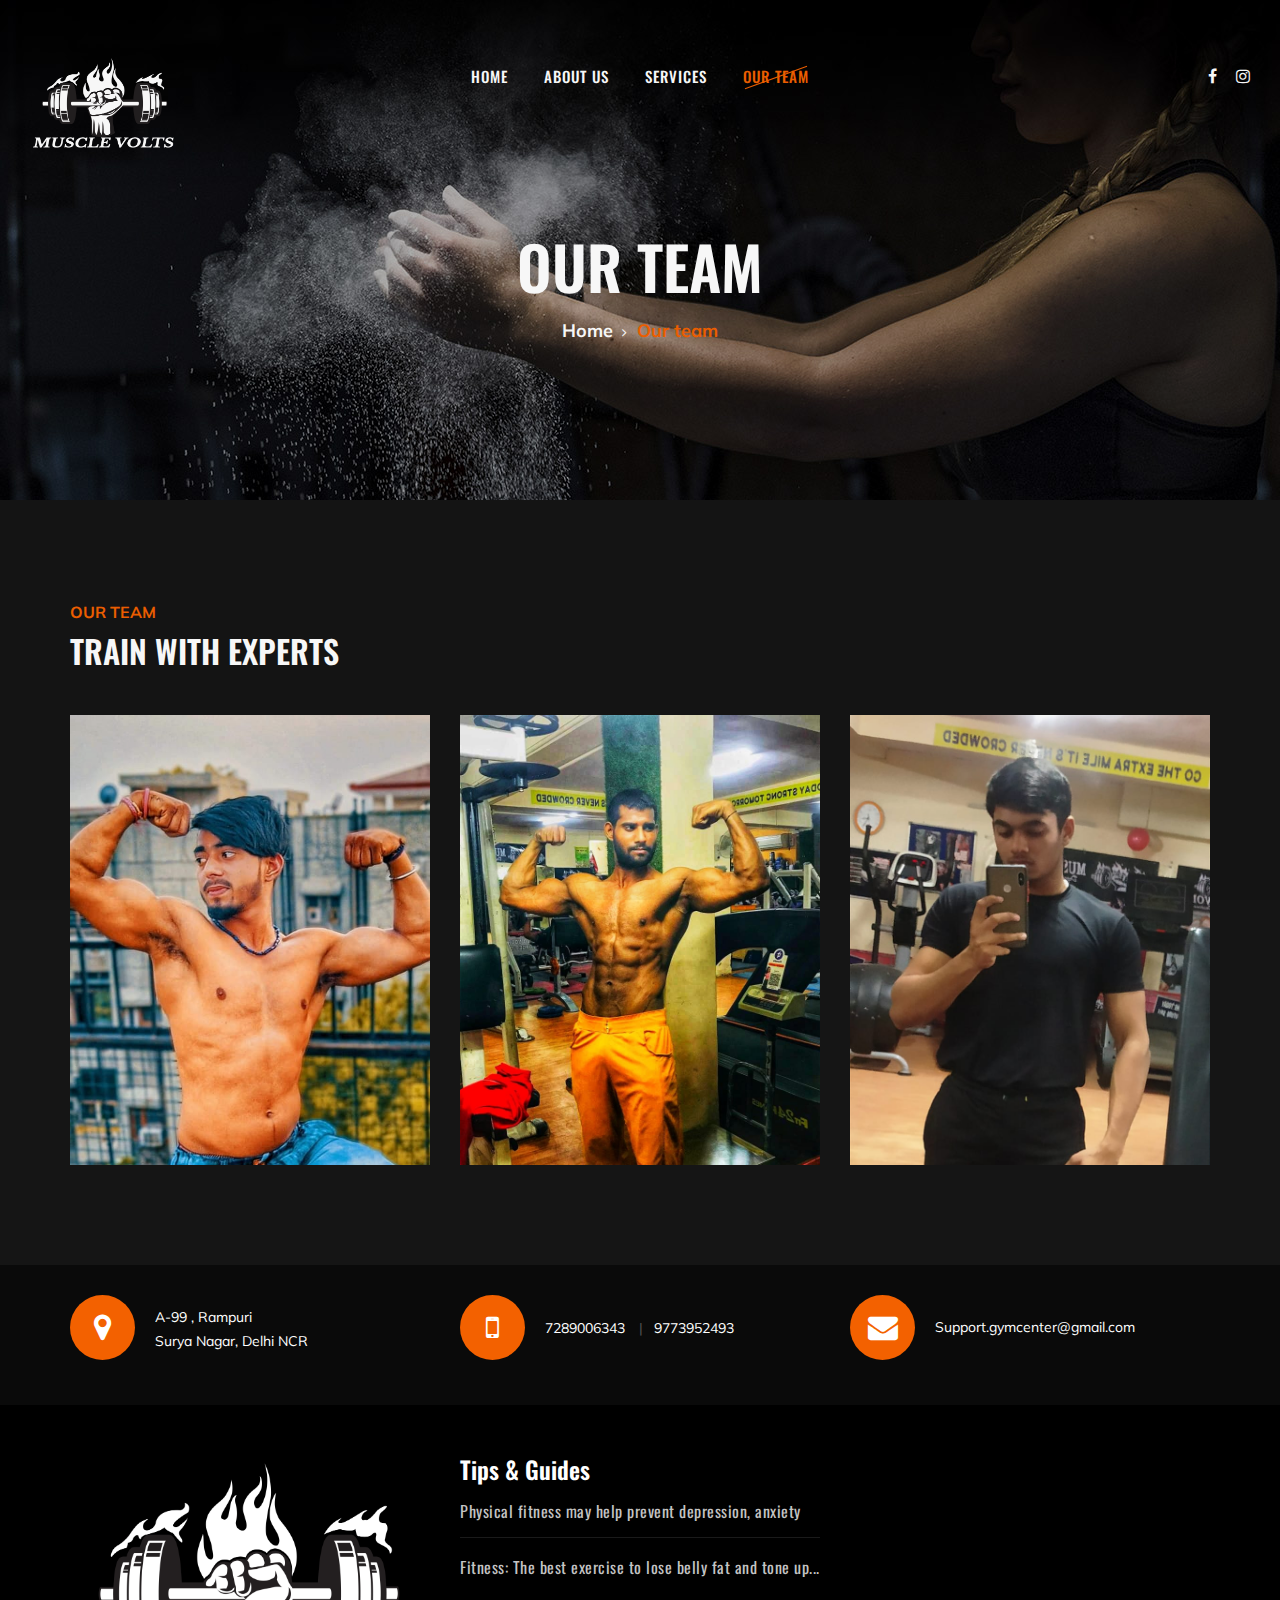
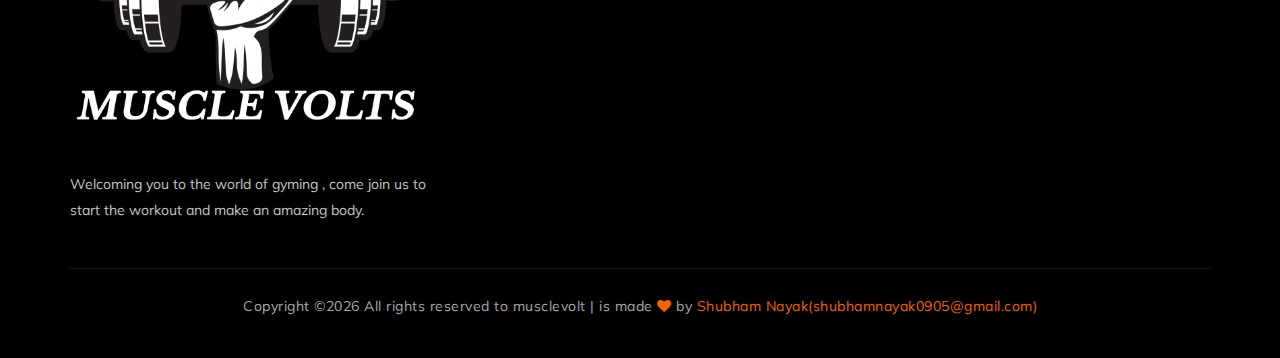
<file: public/team.html>
<!DOCTYPE html>
<html lang="zxx">

<head>
    <meta charset="UTF-8">
    <meta name="description" content="Gym Template">
    <meta name="keywords" content="Gym, unica, creative, html">
    <meta name="viewport" content="width=device-width, initial-scale=1.0">
    <meta http-equiv="X-UA-Compatible" content="ie=edge">
    <title>Muscle-Volt</title>

    <!-- Google Font -->
    <link href="https://fonts.googleapis.com/css?family=Muli:300,400,500,600,700,800,900&display=swap" rel="stylesheet">
    <link href="https://fonts.googleapis.com/css?family=Oswald:300,400,500,600,700&display=swap" rel="stylesheet">

    <!-- Css Styles -->
    <link rel="stylesheet" href="css/bootstrap.min.css" type="text/css">
    <link rel="stylesheet" href="css/font-awesome.min.css" type="text/css">
    <link rel="stylesheet" href="css/flaticon.css" type="text/css">
    <link rel="stylesheet" href="css/owl.carousel.min.css" type="text/css">
    <link rel="stylesheet" href="css/barfiller.css" type="text/css">
    <link rel="stylesheet" href="css/magnific-popup.css" type="text/css">
    <link rel="stylesheet" href="css/slicknav.min.css" type="text/css">
    <link rel="stylesheet" href="css/style.css" type="text/css">
</head>

<body>
    <!-- Page Preloder -->
    <div id="preloder">
        <div class="loader"></div>
    </div>

    <!-- Offcanvas Menu Section Begin -->
    <div class="offcanvas-menu-overlay"></div>
    <div class="offcanvas-menu-wrapper">
        <div class="canvas-close">
            <i class="fa fa-close"></i>
        </div>
        <div class="canvas-search search-switch">
            <i class="fa fa-search"></i>
        </div>
        <nav class="canvas-menu mobile-menu">
            <ul>
                <li><a href="./index.html">Home</a></li>
                <li><a href="./about-us.html">About Us</a></li>
                
                <li><a href="./services.html">Services</a></li>
                <li><a href="./team.html">Our Team</a></li>
                
                
            </ul>
        </nav>
        <div id="mobile-menu-wrap"></div>
        <div class="canvas-social">
            <a href="#"><i class="fa fa-facebook"></i></a>
            <a href="#"><i class="fa fa-twitter"></i></a>
            <a href="#"><i class="fa fa-youtube-play"></i></a>
            <a href="#"><i class="fa fa-instagram"></i></a>
        </div>
    </div>
    <!-- Offcanvas Menu Section End -->

    <!-- Header Section Begin -->
    <header class="header-section">
        <div class="container-fluid">
            <div class="row">
                <div class="col-lg-3">
                    <div class="logo">
                        <a href="./index.html">
                            <img src="img/logo.png" alt="" height="100" width="150">
                        </a>
                    </div>
                </div>
                <div class="col-lg-6">
                    <nav class="nav-menu">
                        <ul>
                            <li><a href="./index.html">Home</a></li>
                            <li><a href="./about-us.html">About Us</a></li>
                            
                            <li><a href="./services.html">Services</a></li>
                            <li class="active"><a href="./team.html">Our Team</a></li>
                            
                            
                        </ul>
                    </nav>
                </div>
                <div class="col-lg-3">
                    <div class="top-option">
                        
                         <div class="to-social">
                            <a href="https://www.facebook.com/profile.php?id=100021670369951"><i class="fa fa-facebook"></i></a>
                            
                            <a href="https://www.instagram.com/musclevolts/"><i class="fa fa-instagram"></i></a>
                        </div>
                    </div>
                </div>
            </div>
            <div class="canvas-open">
                <i class="fa fa-bars"></i>
            </div>
        </div>
    </header>
    <!-- Header End -->

    <!-- Breadcrumb Section Begin -->
    <section class="breadcrumb-section set-bg" data-setbg="img/breadcrumb-bg.jpg">
        <div class="container">
            <div class="row">
                <div class="col-lg-12 text-center">
                    <div class="breadcrumb-text">
                        <h2>Our Team</h2>
                        <div class="bt-option">
                            <a href="./index.html">Home</a>
                            <span>Our team</span>
                        </div>
                    </div>
                </div>
            </div>
        </div>
    </section>
    <!-- Breadcrumb Section End -->

    <!-- Team Section Begin -->
    <section class="team-section team-page spad">
        <div class="container">
            <div class="row">
                <div class="col-lg-12">
                    <div class="team-title">
                        <div class="section-title">
                            <span>Our Team</span>
                            <h2>TRAIN WITH EXPERTS</h2>
                        </div>
                       
                    </div>
                </div>
            </div>
            <div class="row">
                <div class="col-lg-4 col-sm-6">
                    <div class="ts-item set-bg" data-setbg="img/team/team-1.jpeg">
                        <div class="ts_text">
                            <h4>Maurya</h4>
                            <span>Gym Trainer</span>
                            <div class="tt_social">
                                <a href="#"><i class="fa fa-facebook"></i></a>
                              
                                <a href="#"><i class="fa fa-instagram"></i></a>
                                
                            </div>
                        </div>
                    </div>
                </div>
                <div class="col-lg-4 col-sm-6">
                    <div class="ts-item set-bg" data-setbg="img/team/team-2.jpeg">
                        <div class="ts_text">
                            <h4>Rohit</h4>
                            <span>Gym Trainer</span>
                            <div class="tt_social">
                                <a href="#"><i class="fa fa-facebook"></i></a>
                                
                                <a href="#"><i class="fa fa-instagram"></i></a>
                                
                            </div>
                        </div>
                    </div>
                </div>
                <div class="col-lg-4 col-sm-6">
                    <div class="ts-item set-bg" data-setbg="img/team/team-3.jpeg">
                        <div class="ts_text">
                            <h4>Adi</h4>
                            <span>Gym Trainer</span>
                            <div class="tt_social">
                                <a href="#"><i class="fa fa-facebook"></i></a>
                               
                                <a href="#"><i class="fa fa-instagram"></i></a>
                               
                            </div>
                        </div>
                    </div>
                </div>
               
               
               
                </div>
            </div>
        </div>
    </section>
    <!-- Team Section End -->

    <!-- Get In Touch Section Begin -->
    <div class="gettouch-section">
        <div class="container">
            <div class="row">
                <div class="col-md-4">
                    <div class="gt-text">
                        <i class="fa fa-map-marker"></i>
                        <p>A-99 , Rampuri <br/>Surya Nagar, Delhi NCR</p>
                    </div>
                </div>
                <div class="col-md-4">
                    <div class="gt-text">
                        <i class="fa fa-mobile"></i>
                        <ul>
                            <li>7289006343</li>
                            <li>9773952493</li>
                        </ul>
                    </div>
                </div>
                <div class="col-md-4">
                    <div class="gt-text email">
                        <i class="fa fa-envelope"></i>
                        <p>Support.gymcenter@gmail.com</p>
                    </div>
                </div>
            </div>
        </div>
    </div>
    <!-- Get In Touch Section End -->

    <!-- Footer Section Begin -->
     <section class="footer-section">
        <div class="container">
            <div class="row">
                <div class="col-lg-4">
                    <div class="fs-about">
                        <div class="fa-logo">
                            <a href="#"><img src="img/logo.png" alt=""></a>
                        </div>
                        <p>Welcoming you to the world of gyming , come join us to start the workout and make an amazing body.</p>
                        
                    </div>
                </div>
                
                
                <div class="col-lg-4 col-md-6">
                    <div class="fs-widget">
                        <h4>Tips & Guides</h4>
                        <div class="fw-recent">
                            <h6><a href="#">Physical fitness may help prevent depression, anxiety</a></h6>
                           
                        </div>
                        <div class="fw-recent">
                            <h6><a href="#">Fitness: The best exercise to lose belly fat and tone up...</a></h6>
                            
                        </div>
                    </div>
                </div>
            </div>
            <div class="row">
                <div class="col-lg-12 text-center">
                    <div class="copyright-text">
                        <p><!-- Link back to Colorlib can't be removed. Template is licensed under CC BY 3.0. -->
  Copyright &copy;<script>document.write(new Date().getFullYear());</script> All rights reserved to musclevolt  | is made <i class="fa fa-heart" aria-hidden="true"></i> by <a href="https://colorlib.com" target="_blank">Shubham Nayak(shubhamnayak0905@gmail.com)</a>
  <!-- Link back to Colorlib can't be removed. Template is licensed under CC BY 3.0. --></p>
                    </div>
                </div>
            </div>
        </div>
    </section>
    </section>
    <!-- Footer Section End -->

    <!-- Search model Begin -->
    <div class="search-model">
        <div class="h-100 d-flex align-items-center justify-content-center">
            <div class="search-close-switch">+</div>
            <form class="search-model-form">
                <input type="text" id="search-input" placeholder="Search here.....">
            </form>
        </div>
    </div>
    <!-- Search model end -->

    <!-- Js Plugins -->
    <script src="js/jquery-3.3.1.min.js"></script>
    <script src="js/bootstrap.min.js"></script>
    <script src="js/jquery.magnific-popup.min.js"></script>
    <script src="js/masonry.pkgd.min.js"></script>
    <script src="js/jquery.barfiller.js"></script>
    <script src="js/jquery.slicknav.js"></script>
    <script src="js/owl.carousel.min.js"></script>
    <script src="js/main.js"></script>


</body>

</html>
</file>
<file: css/flaticon.css>
/*
  	Flaticon icon font: Flaticon
  	Creation date: 19/02/2019 07:27
  	*/

@font-face {
  font-family: "Flaticon";
  src: url("../fonts/Flaticon.eot");
  src: url("../fonts/Flaticon.eot?#iefix") format("embedded-opentype"),
       url("../fonts/Flaticon.woff2") format("woff2"),
       url("../fonts/Flaticon.woff") format("woff"),
       url("../fonts/Flaticon.ttf") format("truetype"),
       url("../fonts/Flaticon.svg#Flaticon") format("svg");
  font-weight: normal;
  font-style: normal;
}

@media screen and (-webkit-min-device-pixel-ratio:0) {
  @font-face {
    font-family: "Flaticon";
    src: url("../fonts/Flaticon.svg#Flaticon") format("svg");
  }
}

[class^="flaticon-"]:before, [class*=" flaticon-"]:before,
[class^="flaticon-"]:after, [class*=" flaticon-"]:after {   
  font-family: Flaticon;
  font-size: 40px;
  font-style: normal;
  margin-left: 0;
}

.flaticon-001-mattress:before { content: "\f100"; }
.flaticon-002-dumbell:before { content: "\f101"; }
.flaticon-003-weight:before { content: "\f102"; }
.flaticon-004-measuring-tape:before { content: "\f103"; }
.flaticon-005-clipboard:before { content: "\f104"; }
.flaticon-006-weight-1:before { content: "\f105"; }
.flaticon-007-rings:before { content: "\f106"; }
.flaticon-008-calendar:before { content: "\f107"; }
.flaticon-009-smartwatch:before { content: "\f108"; }
.flaticon-010-lockers:before { content: "\f109"; }
.flaticon-011-punching-ball:before { content: "\f10a"; }
.flaticon-012-bag:before { content: "\f10b"; }
.flaticon-013-balance:before { content: "\f10c"; }
.flaticon-014-heart-beat:before { content: "\f10d"; }
.flaticon-015-proteins:before { content: "\f10e"; }
.flaticon-016-fitness:before { content: "\f10f"; }
.flaticon-017-pull-up-bar:before { content: "\f110"; }
.flaticon-018-scale:before { content: "\f111"; }
.flaticon-019-bands:before { content: "\f112"; }
.flaticon-020-smartphone:before { content: "\f113"; }
.flaticon-021-tshirt:before { content: "\f114"; }
.flaticon-022-short:before { content: "\f115"; }
.flaticon-023-dumbbells:before { content: "\f116"; }
.flaticon-024-jumping-rope:before { content: "\f117"; }
.flaticon-025-fitness-1:before { content: "\f118"; }
.flaticon-026-gym:before { content: "\f119"; }
.flaticon-027-fitness-2:before { content: "\f11a"; }
.flaticon-028-weightlifting:before { content: "\f11b"; }
.flaticon-029-wheel:before { content: "\f11c"; }
.flaticon-030-dumbbells-1:before { content: "\f11d"; }
.flaticon-031-workout:before { content: "\f11e"; }
.flaticon-032-bottle:before { content: "\f11f"; }
.flaticon-033-juice:before { content: "\f120"; }
.flaticon-034-stationary-bike:before { content: "\f121"; }
.flaticon-035-punching-ball-1:before { content: "\f122"; }
.flaticon-036-timer:before { content: "\f123"; }
.flaticon-037-medal:before { content: "\f124"; }
.flaticon-038-treadmill:before { content: "\f125"; }
.flaticon-039-syringe:before { content: "\f126"; }
.flaticon-040-whistle:before { content: "\f127"; }
.flaticon-041-chest:before { content: "\f128"; }
.flaticon-042-pills:before { content: "\f129"; }
.flaticon-043-mp3:before { content: "\f12a"; }
.flaticon-044-no-smoking:before { content: "\f12b"; }
.flaticon-045-boxing-gloves:before { content: "\f12c"; }
.flaticon-046-gloves:before { content: "\f12d"; }
.flaticon-047-buck:before { content: "\f12e"; }
.flaticon-048-headgear:before { content: "\f12f"; }
.flaticon-049-hand-grip:before { content: "\f130"; }
.flaticon-050-no-fast-food:before { content: "\f131"; }
</file>
<file: css/barfiller.css>
body {
    font-family: Arial;
}

.barfiller {
    width:100%;
    height:12px;
    background:#fcfcfc;
    border:1px solid #ccc;
    position:relative;
    margin-bottom:20px;
    box-shadow: inset 1px 4px 9px -6px rgba(0,0,0,.5); 
    -moz-box-shadow: inset 1px 4px 9px -6px rgba(0,0,0,.5); 
}

.barfiller .fill {
    display:block;
    position:relative;
    width:0px;
    height:100%;
    background:#333;
    z-index:1;
}

.barfiller .tipWrap {
    display:none;
}

.barfiller .tip {
    margin-top:-30px;
    padding:2px 4px;
    font-size:11px;
    color:#fff;
    left:0px;
    position: relative;;
    z-index:2;
    background: #333;
} 

.barfiller .tip:after {
    border:solid;
    border-color:rgba(0,0,0,.8) transparent;
    border-width:6px 6px 0 6px;
    content:"";
    display:block;
    position:absolute;
    left:9px;
    top:100%;
    z-index:9
}
</file>
<file: css/style.css>
/******************************************************************
  Template Name: Gym
  Description:  Gym Fitness HTML Template
  Author: Colorlib
  Author URI: https://colorlib.com
  Version: 1.0
  Created: Colorlib
******************************************************************/

/*------------------------------------------------------------------
[Table of contents]

1.  Template default CSS
	1.1	Variables
	1.2	Mixins
	1.3	Flexbox
	1.4	Reset
2.  Helper Css
3.  Header Section
4.  Hero Section
5.  Service Section
6.  Class Section
7.  Price Plan Section
8.  Trainer Section
9.  Contact
10.  Footer Style

-------------------------------------------------------------------*/

/*----------------------------------------*/

/* Template default CSS
/*----------------------------------------*/

html,
body {
	height: 100%;
	font-family: "Muli", sans-serif;
	-webkit-font-smoothing: antialiased;
	font-smoothing: antialiased;
}

h1,
h2,
h3,
h4,
h5,
h6 {
	margin: 0;
	color: #111111;
	font-weight: 400;
	font-family: "Oswald", sans-serif;
}

h1 {
	font-size: 70px;
}

h2 {
	font-size: 36px;
}

h3 {
	font-size: 30px;
}

h4 {
	font-size: 24px;
}

h5 {
	font-size: 18px;
}

h6 {
	font-size: 16px;
}

p {
	font-size: 14px;
	font-family: "Muli", sans-serif;
	color: #a9a9a9;
	font-weight: 400;
	line-height: 24px;
	margin: 0 0 15px 0;
}

img {
	max-width: 100%;
}

input:focus,
select:focus,
button:focus,
textarea:focus {
	outline: none;
}

a:hover,
a:focus {
	text-decoration: none;
	outline: none;
	color: #fff;
}

ul,
ol {
	padding: 0;
	margin: 0;
}

/*---------------------
  Helper CSS
-----------------------*/

.section-title {
	margin-bottom: 45px;
	text-align: center;
}

.section-title span {
	font-size: 16px;
	color: #f36100;
	text-transform: uppercase;
	font-weight: 700;
}

.section-title h2 {
	color: #ffffff;
	font-size: 32px;
	font-weight: 600;
	text-transform: uppercase;
	margin-top: 8px;
}

.set-bg {
	background-repeat: no-repeat;
	background-size: cover;
	background-position: top center;
}

.spad {
	padding-top: 100px;
	padding-bottom: 100px;
}

.spad-2 {
	padding-top: 50px;
	padding-bottom: 70px;
}

.text-white h1,
.text-white h2,
.text-white h3,
.text-white h4,
.text-white h5,
.text-white h6,
.text-white p,
.text-white span,
.text-white li,
.text-white a {
	color: #fff;
}

/* buttons */

.primary-btn {
	display: inline-block;
	font-size: 14px;
	padding: 17px 30px 16px;
	color: #ffffff;
	background: #f36100;
	line-height: normal;
	letter-spacing: 1px;
	text-transform: uppercase;
	font-weight: 700;
}

.primary-btn.btn-normal {
	-webkit-transition: all 0.3s;
	-o-transition: all 0.3s;
	transition: all 0.3s;
}

.primary-btn.btn-normal:hover {
	background: #f36100;
	border-color: #f36100;
}

/* Preloder */

#preloder {
	position: fixed;
	width: 100%;
	height: 100%;
	top: 0;
	left: 0;
	z-index: 999999;
	background: #000;
}

.loader {
	width: 40px;
	height: 40px;
	position: absolute;
	top: 50%;
	left: 50%;
	margin-top: -13px;
	margin-left: -13px;
	border-radius: 60px;
	animation: loader 0.8s linear infinite;
	-webkit-animation: loader 0.8s linear infinite;
}

@keyframes loader {
	0% {
		-webkit-transform: rotate(0deg);
		transform: rotate(0deg);
		border: 4px solid #f44336;
		border-left-color: transparent;
	}
	50% {
		-webkit-transform: rotate(180deg);
		transform: rotate(180deg);
		border: 4px solid #673ab7;
		border-left-color: transparent;
	}
	100% {
		-webkit-transform: rotate(360deg);
		transform: rotate(360deg);
		border: 4px solid #f44336;
		border-left-color: transparent;
	}
}

@-webkit-keyframes loader {
	0% {
		-webkit-transform: rotate(0deg);
		border: 4px solid #f44336;
		border-left-color: transparent;
	}
	50% {
		-webkit-transform: rotate(180deg);
		border: 4px solid #673ab7;
		border-left-color: transparent;
	}
	100% {
		-webkit-transform: rotate(360deg);
		border: 4px solid #f44336;
		border-left-color: transparent;
	}
}

.spacial-controls {
	position: fixed;
	width: 111px;
	height: 91px;
	top: 0;
	right: 0;
	z-index: 999;
}

.spacial-controls .search-switch {
	display: block;
	height: 100%;
	padding-top: 30px;
	background: #323232;
	text-align: center;
	cursor: pointer;
}

.search-model {
	display: none;
	position: fixed;
	width: 100%;
	height: 100%;
	left: 0;
	top: 0;
	background: #000;
	z-index: 99999;
}

.search-model-form {
	padding: 0 15px;
}

.search-model-form input {
	width: 500px;
	font-size: 40px;
	border: none;
	border-bottom: 2px solid #333;
	background: none;
	color: #999;
}

.search-close-switch {
	position: absolute;
	width: 50px;
	height: 50px;
	background: #333;
	color: #fff;
	text-align: center;
	border-radius: 50%;
	font-size: 28px;
	line-height: 28px;
	top: 30px;
	cursor: pointer;
	-webkit-transform: rotate(45deg);
	-ms-transform: rotate(45deg);
	transform: rotate(45deg);
	display: -webkit-box;
	display: -ms-flexbox;
	display: flex;
	-webkit-box-align: center;
	-ms-flex-align: center;
	align-items: center;
	-webkit-box-pack: center;
	-ms-flex-pack: center;
	justify-content: center;
}

/*---------------------
  Header
-----------------------*/

.header-section {
	position: absolute;
	left: 0;
	top: 0;
	width: 100%;
	padding: 0 15px;
	padding-top: 55px;
	z-index: 99;
}

.logo a {
	display: inline-block;
}

.nav-menu {
	text-align: center;
}

.nav-menu ul li {
	list-style: none;
	display: inline-block;
	margin-right: 32px;
	position: relative;
	z-index: 1;
}

.nav-menu ul li .dropdown {
	position: absolute;
	left: -30px;
	top: 58px;
	width: 180px;
	background: #252525;
	z-index: 99;
	text-align: left;
	padding: 13px 0 20px;
	opacity: 0;
	visibility: hidden;
	-webkit-transition: all 0.3s;
	-o-transition: all 0.3s;
	transition: all 0.3s;
}

.nav-menu ul li .dropdown li {
	margin-right: 0;
	display: block;
}

.nav-menu ul li .dropdown li a {
	display: block;
	text-transform: none;
	padding: 6px 0 6px 30px;
	font-weight: 400;
}

.nav-menu ul li .dropdown li a:after {
	display: none;
}

.nav-menu ul li:last-child {
	margin-right: 0;
}

.nav-menu ul li.active>a {
	color: #f36100;
}

.nav-menu ul li.active>a:after {
	opacity: 1;
}

.nav-menu ul li:hover>a {
	color: #f36100;
}

.nav-menu ul li:hover>a:after {
	opacity: 1;
}

.nav-menu ul li:hover .dropdown {
	opacity: 1;
	visibility: visible;
}

.nav-menu ul li a {
	color: #ffffff;
	display: block;
	font-size: 15px;
	font-weight: 500;
	text-transform: uppercase;
	letter-spacing: 1px;
	font-family: "Oswald", sans-serif;
	padding: 10px 0px;
	position: relative;
	-webkit-transition: all 0.3s;
	-o-transition: all 0.3s;
	transition: all 0.3s;
}

.nav-menu ul li a:after {
	position: absolute;
	left: 0;
	top: 22px;
	height: 1px;
	width: 100%;
	background: #f36100;
	content: "";
	-webkit-transform: rotate(-20deg);
	-ms-transform: rotate(-20deg);
	transform: rotate(-20deg);
	opacity: 0;
	-webkit-transition: all 0.3s;
	-o-transition: all 0.3s;
	transition: all 0.3s;
}

.top-option {
	text-align: right;
	padding: 9px 0;
}

.top-option .to-search {
	display: inline-block;
	padding-right: 20px;
	position: relative;
}

.top-option .to-search:after {
	position: absolute;
	right: 0;
	top: 5px;
	height: 15px;
	width: 1px;
	background: rgba(255, 255, 255, 0.3);
	content: "";
}

.top-option .to-search i {
	font-size: 16px;
	color: #ffffff;
	cursor: pointer;
}

.top-option .to-social {
	display: inline-block;
}

.top-option .to-social a {
	display: inline-block;
	color: #ffffff;
	font-size: 16px;
	margin-left: 15px;
}

.offcanvas-menu-wrapper {
	display: none;
}

.canvas-open {
	display: none;
}

/*---------------------
  Hero Section
-----------------------*/

.hs-slider.owl-carousel .owl-item.active .hs-item .hi-text span {
	position: relative;
	top: 0;
	-webkit-transition: all 0.2s ease 0.2s;
	-o-transition: all 0.2s ease 0.2s;
	transition: all 0.2s ease 0.2s;
	opacity: 1;
}

.hs-slider.owl-carousel .owl-item.active .hs-item .hi-text h1 {
	position: relative;
	top: 0;
	-webkit-transition: all 0.4s ease 0.4s;
	-o-transition: all 0.4s ease 0.4s;
	transition: all 0.4s ease 0.4s;
	opacity: 1;
}

.hs-slider.owl-carousel .owl-item.active .hs-item .hi-text .primary-btn {
	position: relative;
	top: 0;
	-webkit-transition: all 0.6s ease 0.6s;
	-o-transition: all 0.6s ease 0.6s;
	transition: all 0.6s ease 0.6s;
	opacity: 1;
}

.hs-slider.owl-carousel .owl-nav button {
	height: 46px;
	width: 46px;
	color: #a9a9a9;
	background: rgba(255, 255, 255, 0.1);
	line-height: 46px;
	text-align: center;
	position: absolute;
	font-size: 24px;
	left: 30px;
	top: 50%;
	-webkit-transform: translateY(-23px);
	-ms-transform: translateY(-23px);
	transform: translateY(-23px);
}

.hs-slider.owl-carousel .owl-nav button.owl-next {
	left: auto;
	right: 30px;
}

.hs-slider .hs-item {
	height: 1040px;
	display: -webkit-box;
	display: -ms-flexbox;
	display: flex;
	-ms-flex-line-pack: center;
	align-content: center;
	padding-top: 355px;
}

.hs-slider .hs-item .hi-text span {
	display: block;
	font-size: 18px;
	color: #ffffff;
	text-transform: uppercase;
	font-weight: 700;
	letter-spacing: 6px;
	margin-bottom: 18px;
	position: relative;
	top: 100px;
	opacity: 0;
}

.hs-slider .hs-item .hi-text h1 {
	font-size: 80px;
	color: #ffffff;
	font-weight: 700;
	text-transform: uppercase;
	line-height: 90px;
	margin-bottom: 42px;
	position: relative;
	top: 100px;
	opacity: 0;
}

.hs-slider .hs-item .hi-text h1 strong {
	color: #f36100;
}

.hs-slider .hs-item .hi-text .primary-btn {
	position: relative;
	top: 100px;
	opacity: 0;
}

/*---------------------
  ChoseUs Section
-----------------------*/

.choseus-section {
	background: #0a0a0a;
	padding-bottom: 70px;
}

.justify{
text-align: justify;
  text-justify: inter-word;
}
}
.cs-item {
	text-align: center;
	margin-bottom: 30px;
}

.cs-item:hover span {
	background: #f36100;
	color: #ffffff;
}

.cs-item span {
	height: 90px;
	width: 90px;
	background: rgba(255, 255, 255, 0.1);
	border-radius: 50%;
	display: inline-block;
	color: #f36100;
	line-height: 90px;
	text-align: center;
	-webkit-transition: all 0.3s;
	-o-transition: all 0.3s;
	transition: all 0.3s;
}

.cs-item h4 {
	color: #ffffff;
	font-size: 22px;
	font-weight: 600;
	margin-top: 24px;
	margin-bottom: 16px;
}

/*---------------------
  Classes Section
-----------------------*/

.classes-section {
	background: #151515;
	padding-bottom: 80px;
}

.classes-section .section-title {
	margin-bottom: 35px;
}

.class-item {
	overflow: hidden;
	margin-bottom: 30px;
}

.class-item .ci-pic img {
	min-width: 100%;
}

.class-item .ci-text {
	background: #0a0a0a;
	position: relative;
	padding: 10px 30px 26px 30px;
	z-index: 1;
}

.class-item .ci-text:after {
	position: absolute;
	left: -5px;
	top: -44px;
	height: 100px;
	width: 600px;
	border-top: 4px solid #464646;
	background: #0a0a0a;
	content: "";
	-webkit-transform: rotate(-5deg);
	-ms-transform: rotate(-5deg);
	transform: rotate(-5deg);
	z-index: -1;
}

.class-item .ci-text span {
	color: #f36100;
	font-size: 12px;
	text-transform: uppercase;
	font-weight: 700;
}

.class-item .ci-text h5 {
	font-size: 20px;
	color: #ffffff;
	font-weight: 600;
	text-transform: uppercase;
	margin-top: 4px;
}

.class-item .ci-text h4 {
	font-size: 26px;
	color: #ffffff;
	font-weight: 600;
	text-transform: uppercase;
	margin-top: 4px;
}

.class-item .ci-text a {
	display: inline-block;
	width: 46px;
	height: 46px;
	background: rgba(255, 255, 255, 0.1);
	line-height: 46px;
	text-align: center;
	font-size: 24px;
	color: #ffffff;
	position: absolute;
	right: 30px;
	bottom: 26px;
}

/*---------------------
  Banner Section
-----------------------*/

.banner-section {
	height: 550px;
	display: -webkit-box;
	display: -ms-flexbox;
	display: flex;
	-webkit-box-align: center;
	-ms-flex-align: center;
	align-items: center;
	-webkit-box-pack: center;
	-ms-flex-pack: center;
	justify-content: center;
}

.bs-text.service-banner .bt-tips {
	margin-bottom: 35px;
}

.bs-text h2 {
	font-size: 48px;
	color: #ffffff;
	font-weight: 700;
	text-transform: uppercase;
	margin-bottom: 25px;
}

.bs-text .bt-tips {
	font-size: 20px;
	color: #c4c4c4;
	font-weight: 700;
	text-transform: uppercase;
	margin-bottom: 45px;
}

.bs-text .primary-btn {
	background: transparent;
	border: 2px solid #f36100;
}

.bs-text .play-btn {
	display: inline-block;
	height: 70px;
	width: 70px;
	background: #f36100;
	border-radius: 50%;
	line-height: 70px;
	text-align: center;
	font-size: 36px;
	color: #ffffff;
}

/*---------------------
  Pricing Section
-----------------------*/

.pricing-section {
	background: #151515;
}

.pricing-section .section-title {
	margin-bottom: 56px;
}

.ps-item {
	text-align: center;
	padding: 40px 30px 52px;
	border: 1px solid #464646;
	-webkit-transform: skewY(-4deg);
	-ms-transform: skewY(-4deg);
	transform: skewY(-4deg);
	-webkit-transition: all 0.5s;
	-o-transition: all 0.5s;
	transition: all 0.5s;
	margin-bottom: 30px;
	position: relative;
}

.ps-item:hover {
	background: #ffffff;
	border-color: #ffffff;
}

.ps-item:hover h3 {
	color: #111111;
}

.ps-item:hover .pi-price span {
	color: #444444;
}

.ps-item:hover ul li {
	color: #111111;
	font-weight: 600;
}

.ps-item:hover .primary-btn.pricing-btn {
	background: #f36100;
}

.ps-item:hover .thumb-icon {
	opacity: 1;
	visibility: visible;
}

.ps-item h3 {
	font-size: 28px;
	color: #ffffff;
	font-weight: 600;
	margin-bottom: 16px;
	-webkit-transform: skewY(4deg);
	-ms-transform: skewY(4deg);
	transform: skewY(4deg);
}

.ps-item .pi-price {
	margin-bottom: 30px;
	-webkit-transform: skewY(4deg);
	-ms-transform: skewY(4deg);
	transform: skewY(4deg);
}

.ps-item .pi-price h2 {
	font-size: 60px;
	color: #f36100;
	font-weight: 600;
}

.ps-item .pi-price span {
	color: #c4c4c4;
	font-size: 16px;
	font-weight: 700;
	text-transform: uppercase;
}

.ps-item ul {
	margin-bottom: 40px;
	-webkit-transform: skewY(4deg);
	-ms-transform: skewY(4deg);
	transform: skewY(4deg);
}

.ps-item ul li {
	font-size: 14px;
	color: #c4c4c4;
	line-height: 32px;
	list-style: none;
}

.ps-item .primary-btn.pricing-btn {
	display: block;
	background: #333333;
	-webkit-transform: skewY(4deg);
	-ms-transform: skewY(4deg);
	transform: skewY(4deg);
}

.ps-item .thumb-icon {
	font-size: 48px;
	color: #f36100;
	position: absolute;
	left: 50px;
	bottom: 120px;
	-webkit-transform: skewY(4deg);
	-ms-transform: skewY(4deg);
	transform: skewY(4deg);
	opacity: 0;
	visibility: hidden;
}

/*---------------------
  Gallery Section
-----------------------*/

.gallery-section {
	background: #151515;
	overflow: hidden;
}

.gallery-section.gallery-page {
	padding-top: 10px;
}

.grid-sizer {
	width: calc(25% - 10px);
}

.gallery {
	margin-right: -10px;
}

.gallery .gs-item {
	height: 472px;
	width: calc(25% - 10px);
	float: left;
	margin-right: 10px;
	margin-bottom: 10px;
}

.gallery .gs-item:hover .thumb-icon {
	opacity: 1;
	visibility: visible;
}

.gallery .gs-item .thumb-icon {
	font-size: 48px;
	color: #f36100;
	display: -webkit-box;
	display: -ms-flexbox;
	display: flex;
	-webkit-box-align: center;
	-ms-flex-align: center;
	align-items: center;
	-webkit-box-pack: center;
	-ms-flex-pack: center;
	justify-content: center;
	height: 100%;
	cursor: pointer;
	opacity: 0;
	visibility: hidden;
	-webkit-transition: all 0.3s;
	-o-transition: all 0.3s;
	transition: all 0.3s;
}

.gallery .gs-item.grid-wide {
	width: calc(50% - 10px);
}

/*---------------------
  Team Section
-----------------------*/

.team-section {
	background: #151515;
}

.team-section.team-page {
	padding-bottom: 70px;
}

.team-section.team-page .ts-item {
	margin-bottom: 30px;
}

.team-section.team-page .ts-item:hover .ts_text {
	bottom: -30px;
}

.team-section.team-page .ts-item .tt_social {
	-webkit-transform: skewY(5deg);
	-ms-transform: skewY(5deg);
	transform: skewY(5deg);
	margin-top: 13px;
}

.team-section.team-page .ts-item .tt_social a {
	font-size: 14px;
	color: #c4c4c4;
	margin-right: 10px;
}

.team-section.team-page .ts-item .tt_social a:last-child {
	margin-right: 0;
}

.team-title .section-title {
	text-align: left;
	float: left;
}

.primary-btn.appoinment-btn {
	background: transparent;
	border: 2px solid #f36100;
	float: right;
	margin-top: 10px;
}

.ts-slider .col-lg-4 {
	max-width: 100%;
}

.ts-slider.owl-carousel .owl-dots {
	text-align: center;
	margin-top: 30px;
}

.ts-slider.owl-carousel .owl-dots button {
	height: 4px;
	width: 20px;
	background: #5c5c5c;
	margin-right: 15px;
	-webkit-transform: skewY(-5deg);
	-ms-transform: skewY(-5deg);
	transform: skewY(-5deg);
}

.ts-slider.owl-carousel .owl-dots button.active {
	background: #f36100;
}

.ts-slider.owl-carousel .owl-dots button:last-child {
	margin-right: 0;
}

.ts-item {
	height: 450px;
	position: relative;
	overflow: hidden;
}

.ts-item:hover .ts_text {
	bottom: -35px;
}

.ts-item .ts_text {
	padding: 40px 0 60px;
	text-align: center;
	background: #0a0a0a;
	border-top: 4px solid #464646;
	-webkit-transform: skewY(-5deg);
	-ms-transform: skewY(-5deg);
	transform: skewY(-5deg);
	position: absolute;
	left: 0;
	bottom: -250px;
	width: 100%;
	-webkit-transition: all 0.3s;
	-o-transition: all 0.3s;
	transition: all 0.3s;
}

.ts-item .ts_text h4 {
	color: #ffffff;
	font-weight: 600;
	margin-bottom: 14px;
	-webkit-transform: skewY(5deg);
	-ms-transform: skewY(5deg);
	transform: skewY(5deg);
}

.ts-item .ts_text span {
	display: block;
	font-size: 12px;
	font-weight: 700;
	color: #aaaaaa;
	text-transform: uppercase;
	-webkit-transform: skewY(5deg);
	-ms-transform: skewY(5deg);
	transform: skewY(5deg);
}

/*---------------------
  Get Touch Section
-----------------------*/

.gettouch-section {
	background: #0a0a0a;
	padding: 30px 0 15px;
}

.gt-text {
	overflow: hidden;
	margin-bottom: 30px;
}

.gt-text i {
	font-size: 30px;
	color: #ffffff;
	display: inline-block;
	height: 65px;
	width: 65px;
	background: #f36100;
	border-radius: 50%;
	line-height: 65px;
	text-align: center;
	float: left;
	margin-right: 20px;
}

.gt-text p {
	overflow: hidden;
	color: #ffffff;
	margin-bottom: 0;
	padding-top: 10px;
}

.gt-text ul {
	overflow: hidden;
	padding-top: 20px;
}

.gt-text ul li {
	list-style: none;
	font-size: 14px;
	color: #ffffff;
	margin-right: 25px;
	display: inline-block;
	position: relative;
}

.gt-text ul li:after {
	position: absolute;
	right: -18px;
	top: 0;
	content: "|";
	color: #545454;
}

.gt-text ul li:last-child {
	margin-right: 0;
}

.gt-text ul li:last-child:after {
	display: none;
}

.gt-text.email p {
	padding-top: 20px;
}

/*---------------------
  Footer
-----------------------*/

.footer-section {
	background: #000000;
	padding-top: 50px;
}

.fs-about {
	margin-bottom: 30px;
}

.fs-about .fa-logo {
	margin-bottom: 30px;
}

.fs-about .fa-logo a {
	display: inline-block;
}

.fs-about p {
	line-height: 26px;
	color: #c4c4c4;
}

.fs-about .fa-social a {
	font-size: 14px;
	color: #c4c4c4;
	margin-right: 10px;
}

.fs-about .fa-social a:last-child {
	margin-right: 0;
}

.fs-widget {
	margin-bottom: 30px;
}

.fs-widget h4 {
	color: #ffffff;
	font-weight: 600;
	margin-bottom: 18px;
}

.fs-widget ul li {
	list-style: none;
}

.fs-widget ul li a {
	font-size: 14px;
	color: #c4c4c4;
	line-height: 30px;
}

.fs-widget .fw-recent {
	margin-bottom: 20px;
	padding-bottom: 10px;
	border-bottom: 1px solid #1a1a1a;
}

.fs-widget .fw-recent:last-child {
	padding-bottom: 0;
	border: none;
}

.fs-widget .fw-recent h6 {
	margin-bottom: 6px;
}

.fs-widget .fw-recent h6 a {
	color: #c4c4c4;
	letter-spacing: 0.5px;
}

.fs-widget .fw-recent ul li {
	font-size: 12px;
	color: #4d4d4d;
	display: inline-block;
	margin-right: 25px;
	position: relative;
}

.fs-widget .fw-recent ul li:last-child:after {
	display: none;
}

.fs-widget .fw-recent ul li:after {
	position: absolute;
	right: -16px;
	top: 0;
	content: "|";
}

.copyright-text {
	font-size: 14px;
	color: #c4c4c4;
	letter-spacing: 0.5px;
	border-top: 1px solid #1a1a1a;
	padding: 25px 0;
	margin-top: 15px;
}

.copyright-text a,
.copyright-text i {
	color: #f36100;
}

/* ----------------------------------- Other Pages Styles ----------------------------------- */

/*---------------------
  Breadcrumb Section
-----------------------*/

.breadcrumb-section {
	height: 500px;
	padding-top: 230px;
}

.breadcrumb-text h2 {
	font-size: 60px;
	color: #ffffff;
	font-weight: 600;
	text-transform: uppercase;
	margin-bottom: 15px;
}

.breadcrumb-text .bt-option a {
	font-size: 18px;
	color: #ffffff;
	font-weight: 700;
	display: inline-block;
	position: relative;
	margin-right: 20px;
}

.breadcrumb-text .bt-option a:after {
	position: absolute;
	right: -14px;
	top: 6px;
	font-family: "FontAwesome";
	content: "";
	font-size: 13px;
	font-weight: 400;
}

.breadcrumb-text .bt-option span {
	font-size: 18px;
	color: #f36100;
	font-weight: 700;
}

/*---------------------
  About Us Section
-----------------------*/

.about-video {
	height: 640px;
	display: -webkit-box;
	display: -ms-flexbox;
	display: flex;
	-webkit-box-align: center;
	-ms-flex-align: center;
	align-items: center;
	-webkit-box-pack: center;
	-ms-flex-pack: center;
	justify-content: center;
}

.about-video .play-btn {
	display: inline-block;
	height: 70px;
	width: 70px;
	background: #f36100;
	border-radius: 50%;
	line-height: 70px;
	text-align: center;
	font-size: 36px;
	color: #ffffff;
}

.about-text {
	background: #000000;
	height: 640px;
	padding: 120px 70px 0 70px;
}

.about-text .section-title {
	text-align: left;
	margin-bottom: 30px;
}

.about-text .at-desc {
	margin-bottom: 27px;
}

.about-text .at-desc p {
	color: #c4c4c4;
}

.about-text .about-bar .ab-item {
	margin-bottom: 34px;
}

.about-text .about-bar .ab-item p {
	color: #ffffff;
	margin-bottom: 13px;
}

.about-text .about-bar .ab-item .barfiller {
	background: #2d2d2d;
	height: 5px;
	border: none;
	margin-bottom: 0;
}

.about-text .about-bar .ab-item .barfiller .tip {
	margin-top: 0;
	padding: 0;
	font-size: 14px;
	color: #ffffff;
	background: transparent;
	position: initial !important;
	float: right;
	margin-top: -40px;
}

.about-text .about-bar .ab-item .barfiller .tip:after {
	display: none;
}

/*---------------------
  Testimonial Section
-----------------------*/

.testimonial-section {
	background: #151515;
}

.ts_slider.owl-carousel .owl-item img {
	display: inline-block;
}

.ts_slider.owl-carousel .owl-nav button {
	height: 46px;
	width: 46px;
	color: #a9a9a9;
	background: rgba(255, 255, 255, 0.1);
	line-height: 46px;
	text-align: center;
	font-size: 24px;
	position: absolute;
	left: 30px;
	top: 50%;
	-webkit-transform: translateY(-23px);
	-ms-transform: translateY(-23px);
	transform: translateY(-23px);
}

.ts_slider.owl-carousel .owl-nav button.owl-next {
	left: auto;
	right: 30px;
}

.ts_slider .ts_item .ti_pic {
	margin-bottom: 32px;
}

.ts_slider .ts_item .ti_pic img {
	height: 200px;
	width: 200px;
	border-radius: 50%;
}

.ts_slider .ts_item .ti_text p {
	color: #fefefe;
	letter-spacing: 1px;
	margin-bottom: 20px;
}

.ts_slider .ts_item .ti_text h5 {
	color: #ffffff;
	font-weight: 600;
	text-transform: uppercase;
	margin-bottom: 8px;
}

.ts_slider .ts_item .ti_text .tt-rating i {
	font-size: 12px;
	color: #d49d09;
}

/*---------------------
  Services Section
-----------------------*/

.services-section {
	background: #151515;
}

.ss-pic img {
	height: 100%;
	min-width: 100%;
}

.ss-text {
	background: #252525;
	padding: 72px 30px;
	height: 293px;
	position: relative;
	z-index: 1;
	-webkit-transition: all 0.3s;
	-o-transition: all 0.3s;
	transition: all 0.3s;
}

.ss-text:hover {
	background: #363636;
}

.ss-text:hover a {
	color: #f36100;
}

.ss-text:hover:after {
	background: #363636;
}

.ss-text:after {
	position: absolute;
	left: -15px;
	top: 50%;
	height: 20px;
	width: 20px;
	background: #252525;
	content: "";
	-webkit-transform: rotate(45deg) translateY(-10px);
	-ms-transform: rotate(45deg) translateY(-10px);
	transform: rotate(45deg) translateY(-10px);
	z-index: -1;
	-webkit-transition: all 0.2s;
	-o-transition: all 0.2s;
	transition: all 0.2s;
}

.ss-text.second-row:after {
	left: auto;
	right: 0;
}

.ss-text h4 {
	font-size: 22px;
	color: #ffffff;
	font-weight: 600;
	margin-bottom: 10px;
}

.ss-text p {
	margin-bottom: 11px;
}

.ss-text a {
	font-size: 14px;
	color: #ffffff;
	font-weight: 700;
	text-transform: uppercase;
	-webkit-transition: all 0.3s;
	-o-transition: all 0.3s;
	transition: all 0.3s;
}

/*---------------------
  Class Timetable Section
-----------------------*/

.class-timetable-section {
	background: #151515;
}

.class-timetable-section.class-details-timetable {
	padding-top: 0;
}

.class-timetable-section .section-title {
	text-align: left;
}

.class-details-timetable_title {
	margin-bottom: 35px;
}

.class-details-timetable_title h5 {
	font-size: 20px;
	color: #ffffff;
	font-weight: 600;
}

.table-controls {
	text-align: right;
	margin-top: 14px;
	margin-bottom: 50px;
}

.table-controls ul {
	background: #000000;
	padding: 12px 30px 15px;
	display: inline-block;
}

.table-controls ul li {
	list-style: none;
	font-size: 14px;
	color: #aaaaaa;
	list-style: none;
	display: inline-block;
	margin-right: 35px;
	-webkit-transition: all 0.3s;
	-o-transition: all 0.3s;
	transition: all 0.3s;
	cursor: pointer;
	position: relative;
}

.table-controls ul li:after {
	position: absolute;
	right: -22px;
	top: 0;
	content: "/";
}

.table-controls ul li.active {
	color: #ffffff;
}

.table-controls ul li.active:after {
	color: #aaaaaa;
}

.table-controls ul li:last-child {
	margin-right: 0;
}

.table-controls ul li:last-child:after {
	display: none;
}

.class-timetable .ts-meta h5,
.class-timetable .ts-meta span {
	-webkit-transition: all 0.4s;
	-o-transition: all 0.4s;
	transition: all 0.4s;
}

.class-timetable.filtering .ts-meta h5,
.class-timetable.filtering .ts-meta span {
	opacity: 0;
}

.class-timetable.filtering .ts-meta.show h5,
.class-timetable.filtering .ts-meta.show span {
	opacity: 1;
}

.class-timetable.details-timetable td h5 {
	color: #ffffff1a;
}

.class-timetable.details-timetable td span {
	color: #363636;
}

.class-timetable.details-timetable td.hover-dp h5 {
	-webkit-transition: all 0.4s;
	-o-transition: all 0.4s;
	transition: all 0.4s;
}

.class-timetable.details-timetable td.hover-dp span {
	-webkit-transition: all 0.4s;
	-o-transition: all 0.4s;
	transition: all 0.4s;
}

.class-timetable.details-timetable td.hover-dp:hover h5 {
	color: #ffffff;
}

.class-timetable.details-timetable td.hover-dp:hover span {
	color: #a9a9a9;
}

.class-timetable.details-timetable td.dark-bg {
	background: #0a0a0a;
}

.class-timetable table {
	border: 1px solid #363636;
	text-align: center;
}

.class-timetable table thead {
	border-bottom: 1px solid #363636;
}

.class-timetable table thead tr th {
	font-size: 14px;
	color: #ffffff;
	background: #f36100;
	border-right: 1px solid #363636;
	padding: 15px 0;
	font-weight: 400;
}

.class-timetable table tbody tr td {
	width: 146px;
	padding: 35px 0;
}

.class-timetable table tbody tr td.class-time {
	font-size: 12px;
	color: #f36100;
	background: #000000;
	border: 1px solid #363636;
}

.class-timetable table tbody tr td.dark-bg {
	background: #090909;
}

.class-timetable table tbody tr td.hover-bg {
	-webkit-transition: all 0.3s;
	-o-transition: all 0.3s;
	transition: all 0.3s;
}

.class-timetable table tbody tr td.hover-bg:hover {
	background: #f36100;
}

.class-timetable table tbody tr td.blank-td {
	position: relative;
	overflow: hidden;
}

.class-timetable table tbody tr td.blank-td:after {
	position: absolute;
	left: -47px;
	top: 59px;
	width: 237px;
	height: 1px;
	background: #363636;
	content: "";
	-webkit-transform: rotate(-40deg);
	-ms-transform: rotate(-40deg);
	transform: rotate(-40deg);
}

.class-timetable table tbody tr td h5 {
	color: #ffffff;
	font-weight: 600;
	text-transform: uppercase;
	margin-bottom: 10px;
}

.class-timetable table tbody tr td span {
	display: block;
	font-size: 12px;
	color: #a9a9a9;
}

/*---------------------
  Class Details Section
-----------------------*/

.class-details-section {
	background: #151515;
	padding-bottom: 60px;
}

.class-details-text .cd-pic {
	margin-bottom: 45px;
}

.class-details-text .cd-pic img {
	min-width: 100%;
}

.class-details-text .cd-text {
	margin-bottom: 33px;
}

.class-details-text .cd-text .cd-single-item h3 {
	color: #ffffff;
	font-weight: 600;
	text-transform: uppercase;
	margin-bottom: 28px;
}

.class-details-text .cd-text .cd-single-item p {
	color: #c4c4c4;
}

.class-details-text .cd-trainer .cd-trainer-pic img {
	min-width: 100%;
}

.class-details-text .cd-trainer .cd-trainer-text {
	position: relative;
}

.class-details-text .cd-trainer .cd-trainer-text .trainer-title {
	margin-bottom: 18px;
}

.class-details-text .cd-trainer .cd-trainer-text .trainer-title h4 {
	color: #ffffff;
	font-weight: 600;
	margin-bottom: 6px;
}

.class-details-text .cd-trainer .cd-trainer-text .trainer-title span {
	font-size: 12px;
	color: #aaaaaa;
	text-transform: uppercase;
}

.class-details-text .cd-trainer .cd-trainer-text .trainer-social {
	position: absolute;
	right: 0;
	top: 20px;
}

.class-details-text .cd-trainer .cd-trainer-text .trainer-social a {
	display: inline-block;
	font-size: 14px;
	color: #c4c4c4;
	margin-right: 9px;
}

.class-details-text .cd-trainer .cd-trainer-text .trainer-social a:last-child {
	margin-right: 0;
}

.class-details-text .cd-trainer .cd-trainer-text p {
	color: #c4c4c4;
}

.class-details-text .cd-trainer .cd-trainer-text .trainer-info {
	margin-top: 28px;
	margin-bottom: 26px;
}

.class-details-text .cd-trainer .cd-trainer-text .trainer-info li {
	font-size: 14px;
	color: #c4c4c4;
	list-style: none;
	padding-bottom: 8px;
	border-bottom: 1px solid #252525;
	margin-bottom: 10px;
}

.class-details-text .cd-trainer .cd-trainer-text .trainer-info li:last-child {
	padding-bottom: 0;
	margin-bottom: 0;
	border-bottom: none;
}

.class-details-text .cd-trainer .cd-trainer-text .trainer-info li span {
	color: #ffffff;
	font-weight: 700;
	width: 150px;
	display: inline-block;
}

.sidebar-option {
	padding-left: 40px;
}

.sidebar-option .so-categories {
	margin-bottom: 40px;
}

.sidebar-option .so-categories .title {
	font-size: 20px;
	color: #ffffff;
	font-weight: 600;
	text-transform: uppercase;
	margin-bottom: 24px;
}

.sidebar-option .so-categories ul li {
	list-style: none;
}

.sidebar-option .so-categories ul li:hover a {
	color: #f36100;
}

.sidebar-option .so-categories ul li:hover a span {
	color: #ffffff;
}

.sidebar-option .so-categories ul li a {
	font-size: 14px;
	color: #c4c4c4;
	line-height: 40px;
	-webkit-transition: all 0.3s;
	-o-transition: all 0.3s;
	transition: all 0.3s;
}

.sidebar-option .so-categories ul li a span {
	font-size: 12px;
	float: right;
}

.sidebar-option .so-latest {
	margin-bottom: 60px;
}

.sidebar-option .so-latest .title {
	font-size: 20px;
	color: #ffffff;
	font-weight: 600;
	text-transform: uppercase;
	margin-bottom: 40px;
}

.sidebar-option .so-latest .latest-large {
	height: 200px;
	position: relative;
	margin-bottom: 30px;
}

.sidebar-option .so-latest .latest-large .ll-text {
	position: absolute;
	left: 0;
	bottom: 18px;
	width: 100%;
	padding: 0 25px;
}

.sidebar-option .so-latest .latest-large .ll-text h5 a {
	color: #ffffff;
	font-weight: 600;
	line-height: 23px;
}

.sidebar-option .so-latest .latest-large .ll-text ul li {
	list-style: none;
	font-size: 12px;
	color: #888888;
	position: relative;
	display: inline-block;
	margin-right: 25px;
}

.sidebar-option .so-latest .latest-large .ll-text ul li:last-child {
	margin-right: 0;
}

.sidebar-option .so-latest .latest-large .ll-text ul li:last-child:after {
	display: none;
}

.sidebar-option .so-latest .latest-large .ll-text ul li:after {
	position: absolute;
	right: -16px;
	top: 0;
	content: "|";
}

.sidebar-option .so-latest .latest-item {
	overflow: hidden;
	margin-bottom: 30px;
}

.sidebar-option .so-latest .latest-item:last-child {
	margin-bottom: 0;
}

.sidebar-option .so-latest .latest-item .li-pic {
	float: left;
	margin-right: 20px;
}

.sidebar-option .so-latest .latest-item .li-text {
	overflow: hidden;
}

.sidebar-option .so-latest .latest-item .li-text h6 a {
	font-size: 15px;
	color: #ffffff;
	line-height: 21px;
}

.sidebar-option .so-latest .latest-item .li-text .li-time {
	display: inline-block;
	font-size: 12px;
	color: #888888;
}

.sidebar-option .so-banner {
	height: 300px;
	position: relative;
}

.sidebar-option .so-banner h5 {
	font-size: 20px;
	font-weight: 600;
	color: #ffffff;
	text-transform: uppercase;
	position: absolute;
	left: 0;
	bottom: 30px;
	width: 100%;
	padding: 0 30px;
}

.sidebar-option .so-tags .title {
	font-size: 20px;
	color: #ffffff;
	font-weight: 600;
	text-transform: uppercase;
	margin-bottom: 40px;
}

.sidebar-option .so-tags a {
	display: inline-block;
	font-size: 14px;
	color: #c4c4c4;
	padding: 10px 15px;
	background: #252525;
	margin-right: 5px;
	margin-bottom: 10px;
}

/*------------------------
  Bmi Calculator Section
-------------------------*/

.bmi-calculator-section {
	background: #151515;
}

.section-title.chart-title {
	text-align: left;
}

.chart-table table {
	border: 1px solid #363636;
	width: 100%;
}

.chart-table table thead {
	border-bottom: 1px solid #363636;
}

.chart-table table thead tr th {
	background: #060606;
	font-size: 14px;
	color: #ffffff;
	font-weight: 500;
	text-transform: uppercase;
	border-right: 1px solid #363636;
	padding: 14px 0 11px 50px;
}

.chart-table table tbody tr:nth-child(even) {
	background: #111111;
}

.chart-table table tbody tr td {
	font-size: 14px;
	color: #c4c4c4;
	border-right: 1px solid #363636;
	padding: 17px 0 17px 50px;
}

.chart-table table tbody tr td.point {
	width: 200px;
}

.section-title.chart-calculate-title {
	text-align: left;
}

.chart-calculate-form p {
	color: #c4c4c4;
	margin-bottom: 24px;
}

.chart-calculate-form form input {
	font-size: 14px;
	color: #c4c4c4;
	width: 100%;
	height: 50px;
	border: 1px solid #363636;
	padding-left: 20px;
	padding-right: 5px;
	background: transparent;
	margin-bottom: 20px;
}

.chart-calculate-form form input::-webkit-input-placeholder {
	color: #c4c4c4;
}

.chart-calculate-form form input::-moz-placeholder {
	color: #c4c4c4;
}

.chart-calculate-form form input:-ms-input-placeholder {
	color: #c4c4c4;
}

.chart-calculate-form form input::-ms-input-placeholder {
	color: #c4c4c4;
}

.chart-calculate-form form input::placeholder {
	color: #c4c4c4;
}

.chart-calculate-form form button {
	font-size: 14px;
	color: #ffffff;
	text-transform: uppercase;
	font-weight: 700;
	width: 100%;
	border: none;
	padding: 15px 0;
	background: #f36100;
}

/*---------------------
  Blog Section
-----------------------*/

.blog-section {
	background: #151515;
}

.blog-section .sidebar-option {
	padding-left: 70px;
}

.blog-item {
	margin-bottom: 40px;
}

.blog-item .bi-pic {
	float: left;
}

.blog-item .bi-pic img {
	width: 360px;
	height: 240px;
	min-width: 100%;
}

.blog-item .bi-text {
	border: 1px solid #363636;
	overflow: hidden;
	height: 240px;
	padding: 32px 30px 0 30px;
}

.blog-item .bi-text h5 {
	margin-bottom: 10px;
}

.blog-item .bi-text h5 a {
	font-size: 20px;
	color: #ffffff;
	font-weight: 600;
	line-height: 28px;
}

.blog-item .bi-text ul {
	margin-bottom: 18px;
}

.blog-item .bi-text ul li {
	font-size: 12px;
	color: #888888;
	display: inline-block;
	list-style: none;
	margin-right: 25px;
	position: relative;
}

.blog-item .bi-text ul li:after {
	position: absolute;
	right: -15px;
	top: 0;
	content: "|";
}

.blog-item .bi-text ul li:last-child {
	margin-right: 0;
}

.blog-item .bi-text ul li:last-child:after {
	display: none;
}

.blog-item .bi-text p {
	color: #c4c4c4;
	line-height: 22px;
	margin-bottom: 0;
}

.blog-pagination {
	padding-top: 10px;
}

.blog-pagination a {
	display: inline-block;
	font-size: 18px;
	color: #ffffff;
	text-transform: uppercase;
	padding: 10px 20px;
	font-weight: 500;
	margin-right: 15px;
	background: #252525;
	font-family: "Oswald", sans-serif;
	-webkit-transition: all 0.3s;
	-o-transition: all 0.3s;
	transition: all 0.3s;
}

.blog-pagination a:last-child {
	margin-right: 0;
}

.blog-pagination a:hover {
	background: #555555;
}

/*--------------------------
  Blog Detils Hero Section
--------------------------*/

.blog-details-hero {
	height: 900px;
	padding-top: 365px;
}

.bh-text {
	background: rgba(0, 0, 0, 0.8);
	text-align: center;
	padding: 40px 50px 34px 50px;
}

.bh-text h3 {
	color: #ffffff;
	font-weight: 600;
	line-height: 39px;
	text-transform: uppercase;
	margin-bottom: 10px;
}

.bh-text ul li {
	font-size: 12px;
	color: #888888;
	display: inline-block;
	list-style: none;
	margin-right: 25px;
	position: relative;
}

.bh-text ul li:after {
	position: absolute;
	right: -15px;
	top: 0;
	content: "|";
}

.bh-text ul li:last-child {
	margin-right: 0;
}

.bh-text ul li:last-child:after {
	display: none;
}

/*---------------------
  Blog Details Section
-----------------------*/

.blog-details-section {
	background: #151515;
	padding-top: 80px;
	overflow: hidden;
}

.blog-details-text .blog-details-title {
	text-align: center;
	margin-bottom: 32px;
}

.blog-details-text .blog-details-title p {
	color: #c4c4c4;
}

.blog-details-text .blog-details-title p:first-child {
	margin-bottom: 25px;
}

.blog-details-text .blog-details-title h5 {
	font-size: 20px;
	color: #ffffff;
	font-weight: 600;
	padding-top: 5px;
	margin-bottom: 28px;
}

.blog-details-text .blog-details-pic {
	margin-right: -10px;
	overflow: hidden;
	margin-bottom: 22px;
}

.blog-details-text .blog-details-pic .blog-details-pic-item {
	width: calc(50% - 10px);
	float: left;
	margin-right: 10px;
	margin-bottom: 10px;
}

.blog-details-text .blog-details-pic .blog-details-pic-item img {
	min-width: 100%;
}

.blog-details-text .blog-details-desc {
	text-align: center;
	margin-bottom: 60px;
}

.blog-details-text .blog-details-desc p {
	color: #c4c4c4;
}

.blog-details-text .blog-details-quote {
	text-align: center;
	border: 2px solid #363636;
	padding: 40px 22px 25px;
	position: relative;
	margin-bottom: 30px;
}

.blog-details-text .blog-details-quote .quote-icon {
	position: absolute;
	left: 50%;
	top: -26px;
	height: 55px;
	width: 55px;
	background: #151515;
	border: 2px solid #363636;
	line-height: 47px;
	text-align: center;
	border-radius: 50%;
	-webkit-transform: translateX(-27.5px);
	-ms-transform: translateX(-27.5px);
	transform: translateX(-27.5px);
}

.blog-details-text .blog-details-quote h5 {
	font-size: 20px;
	color: #ffffff;
	line-height: 30px;
	margin-bottom: 6px;
}

.blog-details-text .blog-details-quote span {
	font-size: 15px;
	color: #888888;
	display: inline-block;
	font-weight: 700;
	text-transform: uppercase;
}

.blog-details-text .blog-details-more-desc {
	text-align: center;
	margin-bottom: 40px;
}

.blog-details-text .blog-details-more-desc p {
	color: #c4c4c4;
}

.blog-details-text .blog-details-more-desc p:first-child {
	margin-bottom: 25px;
}

.blog-details-text .blog-details-tag-share {
	text-align: center;
	margin-bottom: 100px;
}

.blog-details-text .blog-details-tag-share .tags {
	margin-bottom: 25px;
}

.blog-details-text .blog-details-tag-share .tags a {
	display: inline-block;
	font-size: 14px;
	color: #c4c4c4;
	padding: 10px 15px;
	background: #252525;
	margin-right: 5px;
	margin-bottom: 10px;
}

.blog-details-text .blog-details-tag-share .tags a:last-child {
	margin-right: 0;
}

.blog-details-text .blog-details-tag-share .share span {
	font-size: 14px;
	color: #c4c4c4;
	text-transform: uppercase;
	margin-right: 30px;
}

.blog-details-text .blog-details-tag-share .share a {
	font-size: 14px;
	color: #c4c4c4;
	margin-right: 15px;
}

.blog-details-text .blog-details-tag-share .share a:last-child {
	margin-right: 0;
}

.blog-details-text .blog-details-tag-share .share a i {
	color: #ffffff;
	margin-right: 5px;
}

.blog-details-text .blog-details-author {
	text-align: center;
	background: #0a0a0a;
	position: relative;
	padding: 70px 50px 35px 50px;
	margin-bottom: 55px;
}

.blog-details-text .blog-details-author .ba-pic {
	position: absolute;
	top: -45px;
	left: 50%;
	-webkit-transform: translateX(-45px);
	-ms-transform: translateX(-45px);
	transform: translateX(-45px);
}

.blog-details-text .blog-details-author .ba-pic img {
	height: 90px;
	width: 90px;
	border-radius: 50%;
}

.blog-details-text .blog-details-author .ba-text h5 {
	font-size: 20px;
	color: #ffffff;
	font-weight: 500;
	text-transform: uppercase;
	margin-bottom: 15px;
}

.blog-details-text .blog-details-author .ba-text p {
	color: #c4c4c4;
}

.blog-details-text .blog-details-author .ba-text .bp-social a {
	font-size: 13px;
	color: #c4c4c4;
	margin-right: 10px;
}

.blog-details-text .blog-details-author .ba-text .bp-social a:last-child {
	margin-right: 0;
}

.blog-details-text .comment-option .co-title {
	font-size: 20px;
	color: #ffffff;
	font-weight: 500;
	text-transform: uppercase;
	margin-bottom: 40px;
}

.blog-details-text .comment-option .co-widget {
	position: absolute;
	right: 0;
	top: 5px;
}

.blog-details-text .comment-option .co-widget a {
	font-size: 14px;
	color: #c4c4c4;
	margin-left: 8px;
}

.blog-details-text .comment-option .co-item {
	position: relative;
	padding-left: 30px;
	margin-bottom: 35px;
}

.blog-details-text .comment-option .co-item.reply-comment {
	margin-left: 30px;
}

.blog-details-text .comment-option .co-item:after {
	position: absolute;
	left: 0;
	top: 0;
	width: 1px;
	height: 100%;
	background: #363636;
	content: "";
}

.blog-details-text .comment-option .co-item .co-pic {
	overflow: hidden;
	margin-bottom: 12px;
}

.blog-details-text .comment-option .co-item .co-pic img {
	width: 30px;
	height: 30px;
	border-radius: 50%;
	float: left;
	margin-right: 10px;
}

.blog-details-text .comment-option .co-item .co-pic h5 {
	color: #ffffff;
	overflow: hidden;
	line-height: 30px;
}

.blog-details-text .comment-option .co-item .co-text p {
	color: #c4c4c4;
	margin-bottom: 0;
}

.leave-comment h5 {
	font-size: 20px;
	color: #ffffff;
	font-weight: 500;
	text-transform: uppercase;
	margin-bottom: 40px;
}

.leave-comment form input {
	font-size: 13px;
	color: #c4c4c4;
	width: 100%;
	height: 46px;
	border: 1px solid #363636;
	padding-left: 20px;
	padding-right: 5px;
	background: transparent;
	margin-bottom: 20px;
}

.leave-comment form input::-webkit-input-placeholder {
	color: #c4c4c4;
}

.leave-comment form input::-moz-placeholder {
	color: #c4c4c4;
}

.leave-comment form input:-ms-input-placeholder {
	color: #c4c4c4;
}

.leave-comment form input::-ms-input-placeholder {
	color: #c4c4c4;
}

.leave-comment form input::placeholder {
	color: #c4c4c4;
}

.leave-comment form textarea {
	font-size: 13px;
	color: #c4c4c4;
	width: 100%;
	height: 100px;
	border: 1px solid #363636;
	padding-left: 20px;
	padding-top: 12px;
	padding-right: 5px;
	background: transparent;
	margin-bottom: 14px;
	resize: none;
}

.leave-comment form textarea::-webkit-input-placeholder {
	color: #c4c4c4;
}

.leave-comment form textarea::-moz-placeholder {
	color: #c4c4c4;
}

.leave-comment form textarea:-ms-input-placeholder {
	color: #c4c4c4;
}

.leave-comment form textarea::-ms-input-placeholder {
	color: #c4c4c4;
}

.leave-comment form textarea::placeholder {
	color: #c4c4c4;
}

.leave-comment form button {
	font-size: 14px;
	color: #ffffff;
	text-transform: uppercase;
	font-weight: 700;
	width: 100%;
	border: none;
	padding: 14px 0 12px;
	background: #f36100;
}

/*---------------------
  Contact Section
-----------------------*/

.contact-section {
	background: #151515;
}

.section-title.contact-title {
	text-align: left;
	margin-bottom: 35px;
}

.contact-widget .cw-text {
	overflow: hidden;
	margin-bottom: 35px;
}

.contact-widget .cw-text i {
	font-size: 30px;
	color: #f36100;
	display: inline-block;
	height: 65px;
	width: 65px;
	background: #363636;
	border-radius: 50%;
	line-height: 65px;
	text-align: center;
	float: left;
	margin-right: 20px;
}

.contact-widget .cw-text p {
	overflow: hidden;
	color: #c4c4c4;
	margin-bottom: 0;
	padding-top: 10px;
}

.contact-widget .cw-text ul {
	overflow: hidden;
	padding-top: 20px;
}

.contact-widget .cw-text ul li {
	list-style: none;
	font-size: 14px;
	color: #c4c4c4;
	margin-right: 25px;
	display: inline-block;
	position: relative;
}

.contact-widget .cw-text ul li:after {
	position: absolute;
	right: -18px;
	top: 0;
	content: "|";
	color: #545454;
}

.contact-widget .cw-text ul li:last-child {
	margin-right: 0;
}

.contact-widget .cw-text ul li:last-child:after {
	display: none;
}

.contact-widget .cw-text.email p {
	padding-top: 20px;
}

.map {
	height: 550px;
	margin-top: 35px;
}

.map iframe {
	width: 100%;
}

/*---------------------
  404 Section
-----------------------*/

.section-404 {
	position: fixed;
	width: 100%;
	height: 100%;
	z-index: 999;
	background: rgba(0, 0, 0, 0.9);
	display: -webkit-box;
	display: -ms-flexbox;
	display: flex;
	-webkit-box-align: center;
	-ms-flex-align: center;
	align-items: center;
}

.text-404 {
	text-align: center;
}

.text-404 h1 {
	font-size: 200px;
	color: #ffffff;
	font-weight: 700;
	letter-spacing: 2px;
	margin-bottom: 15px;
}

.text-404 h3 {
	color: #ffffff;
	font-weight: 500;
	margin-bottom: 20px;
}

.text-404 p {
	font-size: 15px;
	color: #c4c4c4;
	margin-bottom: 43px;
}

.text-404 .search-404 {
	position: relative;
	width: 470px;
	margin: 0 auto 35px;
}

.text-404 .search-404 input {
	font-size: 15px;
	color: #ffffffb3;
	height: 46px;
	width: 100%;
	background: #f36100;
	border: none;
	padding-left: 20px;
}

.text-404 .search-404 input::-webkit-input-placeholder {
	color: #ffffffb3;
}

.text-404 .search-404 input::-moz-placeholder {
	color: #ffffffb3;
}

.text-404 .search-404 input:-ms-input-placeholder {
	color: #ffffffb3;
}

.text-404 .search-404 input::-ms-input-placeholder {
	color: #ffffffb3;
}

.text-404 .search-404 input::placeholder {
	color: #ffffffb3;
}

.text-404 .search-404 button {
	font-size: 16px;
	color: #ffffff;
	background: transparent;
	border: none;
	position: absolute;
	right: 0;
	top: 0;
	padding: 11px 20px 11px;
}

.text-404 a {
	font-size: 15px;
	color: #ffffff;
	font-weight: 700;
	text-transform: uppercase;
	position: relative;
	display: inline-block;
}

.text-404 a:after {
	position: absolute;
	left: 0;
	bottom: -5px;
	height: 1px;
	width: 100%;
	background: #252525;
	content: "";
}

.text-404 a i {
	color: #f36100;
	margin-right: 5px;
}

/*--------------------------------- Responsive Media Quaries -----------------------------*/

@media only screen and (min-width: 1650px) and (max-width: 1920px) {
	.nav-menu ul li {
		margin-right: 60px;
	}
}

@media only screen and (min-width: 1200px) {
	.container {
		max-width: 1170px;
	}
}

/* Medium Device = 1200px */

@media only screen and (min-width: 992px) and (max-width: 1199px) {
	.nav-menu ul li {
		margin-right: 5px;
	}
	.ps-item .thumb-icon {
		left: 15px;
	}
	.blog-item .bi-pic {
		float: none;
	}
	.blog-item .bi-text {
		height: auto;
		padding: 32px 30px 30px 30px;
	}
	.blog-item .bi-pic img {
		height: auto;
	}
}

/* Tablet Device = 768px */

@media only screen and (min-width: 768px) and (max-width: 991px) {
	.about-text {
		height: auto;
		padding: 120px 70px 60px 70px;
	}
	.blog-section .sidebar-option {
		padding-left: 0;
	}
	.blog-item .bi-pic {
		float: none;
	}
	.blog-item .bi-text {
		height: auto;
		padding: 32px 30px 30px 30px;
	}
	.class-details-text .cd-trainer .cd-trainer-text {
		padding-top: 30px;
	}
	.sidebar-option {
		padding-left: 0;
		padding-top: 30px;
	}
	.chart-table {
		margin-bottom: 30px;
	}
	.table-controls {
		text-align: left;
		margin-top: 0;
		margin-bottom: 30px;
	}
	.ss-text:after {
		display: none;
	}
	.ss-text {
		padding: 72px 60px;
		margin-bottom: 30px;
	}
	.class-item .ci-text:after {
		width: 750px;
	}
	.ts_slider.owl-carousel .owl-nav button {
		left: 0;
	}
	.ts_slider.owl-carousel .owl-nav button.owl-next {
		right: 0;
	}
	.hs-slider.owl-carousel .owl-nav button {
		left: 0;
	}
	.hs-slider.owl-carousel .owl-nav button.owl-next {
		right: 0;
	}
	.offcanvas-menu-overlay {
		position: fixed;
		left: 0;
		top: 0;
		background: rgba(0, 0, 0, 0.7);
		z-index: 999;
		height: 100%;
		width: 100%;
		visibility: hidden;
		-webkit-transition: 0.3s;
		-o-transition: 0.3s;
		transition: 0.3s;
	}
	.offcanvas-menu-overlay.active {
		visibility: visible;
	}
	.canvas-open {
		position: absolute;
		right: 40px;
		top: 61px;
		font-size: 22px;
		width: 30px;
		height: 30px;
		color: #ffffff;
		border: 1px solid #ffffff;
		border-radius: 2px;
		line-height: 29px;
		text-align: center;
		z-index: 1;
		display: block;
		cursor: pointer;
	}
	.offcanvas-menu-wrapper {
		position: fixed;
		left: -300px;
		top: 0;
		width: 300px;
		z-index: 999;
		background: #ffffff;
		overflow-y: auto;
		height: 100%;
		opacity: 0;
		visibility: hidden;
		-webkit-transition: all 0.5s;
		-o-transition: all 0.5s;
		transition: all 0.5s;
		padding: 50px 30px 30px 30px;
		display: block;
	}
	.offcanvas-menu-wrapper.show-offcanvas-menu-wrapper {
		left: 0;
		opacity: 1;
		visibility: visible;
	}
	.offcanvas-menu-wrapper .canvas-close {
		font-size: 22px;
		width: 30px;
		height: 30px;
		border: 1px solid #151515;
		border-radius: 2px;
		text-align: center;
		line-height: 27px;
		position: absolute;
		right: 20px;
		top: 20px;
		cursor: pointer;
	}
	.offcanvas-menu-wrapper .canvas-search {
		font-size: 18px;
		text-align: center;
		margin-bottom: 20px;
		cursor: pointer;
	}
	.offcanvas-menu-wrapper .canvas-menu {
		display: none;
	}
	.offcanvas-menu-wrapper .canvas-social {
		text-align: center;
		padding-top: 20px;
	}
	.offcanvas-menu-wrapper .canvas-social a {
		display: inline-block;
		font-size: 16px;
		color: #363636;
		margin-right: 6px;
	}
	.offcanvas-menu-wrapper .canvas-social a:last-child {
		margin-right: 0;
	}
	.offcanvas-menu-wrapper .slicknav_btn {
		display: none;
	}
	.offcanvas-menu-wrapper .slicknav_menu {
		background: transparent;
		padding: 0;
	}
	.offcanvas-menu-wrapper .slicknav_nav {
		display: block !important;
	}
	.offcanvas-menu-wrapper .slicknav_nav ul {
		margin: 0;
	}
	.offcanvas-menu-wrapper .slicknav_nav .slicknav_row,
	.offcanvas-menu-wrapper .slicknav_nav a {
		padding: 10px 0;
		margin: 0;
		color: #151515;
		border-bottom: 1px solid #151515;
		font-weight: 500;
		font-family: "Oswald", sans-serif;
		font-size: 15px;
	}
	.offcanvas-menu-wrapper .slicknav_nav .slicknav_row:hover {
		border-radius: 0;
		background: transparent;
		color: #f36100;
	}
	.offcanvas-menu-wrapper .slicknav_nav a:hover {
		border-radius: 0;
		background: transparent;
		color: #f36100;
	}
	.nav-menu {
		display: none;
	}
	.top-option {
		display: none;
	}
	.grid-sizer {
		width: calc(50% - 10px);
	}
	.gallery .gs-item {
		width: calc(50% - 10px);
		float: none;
	}
	.gallery .gs-item.grid-wide {
		width: 100%;
	}
	.blog-item .bi-pic img {
		height: auto;
	}
}

/* Wide Mobile = 480px */

@media only screen and (max-width: 767px) {
	.offcanvas-menu-overlay {
		position: fixed;
		left: 0;
		top: 0;
		background: rgba(0, 0, 0, 0.7);
		z-index: 999;
		height: 100%;
		width: 100%;
		visibility: hidden;
		-webkit-transition: 0.3s;
		-o-transition: 0.3s;
		transition: 0.3s;
	}
	.offcanvas-menu-overlay.active {
		visibility: visible;
	}
	.canvas-open {
		position: absolute;
		right: 40px;
		top: 61px;
		font-size: 22px;
		width: 30px;
		height: 30px;
		color: #ffffff;
		border: 1px solid #ffffff;
		border-radius: 2px;
		line-height: 29px;
		text-align: center;
		z-index: 1;
		display: block;
		cursor: pointer;
	}
	.offcanvas-menu-wrapper {
		position: fixed;
		left: -300px;
		top: 0;
		width: 300px;
		z-index: 999;
		background: #ffffff;
		overflow-y: auto;
		height: 100%;
		opacity: 0;
		visibility: hidden;
		-webkit-transition: all 0.5s;
		-o-transition: all 0.5s;
		transition: all 0.5s;
		padding: 50px 30px 30px 30px;
		display: block;
	}
	.offcanvas-menu-wrapper.show-offcanvas-menu-wrapper {
		left: 0;
		opacity: 1;
		visibility: visible;
	}
	.offcanvas-menu-wrapper .canvas-close {
		font-size: 22px;
		width: 30px;
		height: 30px;
		border: 1px solid #151515;
		border-radius: 2px;
		text-align: center;
		line-height: 27px;
		position: absolute;
		right: 20px;
		top: 20px;
		cursor: pointer;
	}
	.offcanvas-menu-wrapper .canvas-search {
		font-size: 18px;
		text-align: center;
		margin-bottom: 20px;
		cursor: pointer;
	}
	.offcanvas-menu-wrapper .canvas-menu {
		display: none;
	}
	.offcanvas-menu-wrapper .canvas-social {
		text-align: center;
		padding-top: 20px;
	}
	.offcanvas-menu-wrapper .canvas-social a {
		display: inline-block;
		font-size: 16px;
		color: #363636;
		margin-right: 6px;
	}
	.offcanvas-menu-wrapper .canvas-social a:last-child {
		margin-right: 0;
	}
	.offcanvas-menu-wrapper .slicknav_btn {
		display: none;
	}
	.offcanvas-menu-wrapper .slicknav_menu {
		background: transparent;
		padding: 0;
	}
	.offcanvas-menu-wrapper .slicknav_nav {
		display: block !important;
	}
	.offcanvas-menu-wrapper .slicknav_nav ul {
		margin: 0;
	}
	.offcanvas-menu-wrapper .slicknav_nav .slicknav_row,
	.offcanvas-menu-wrapper .slicknav_nav a {
		padding: 10px 0;
		margin: 0;
		color: #151515;
		border-bottom: 1px solid #151515;
		font-weight: 500;
		font-family: "Oswald", sans-serif;
		font-size: 15px;
	}
	.offcanvas-menu-wrapper .slicknav_nav .slicknav_row:hover {
		border-radius: 0;
		background: transparent;
		color: #f36100;
	}
	.offcanvas-menu-wrapper .slicknav_nav .slicknav_row:hover a {
		color: #f36100;
	}
	.offcanvas-menu-wrapper .slicknav_nav a:hover {
		border-radius: 0;
		background: transparent;
		color: #f36100;
	}
	.nav-menu {
		display: none;
	}
	.top-option {
		display: none;
	}
	.gallery .gs-item {
		width: 100%;
		float: none;
	}
	.gallery .gs-item.grid-wide {
		width: 100%;
	}
	.about-text {
		height: auto;
		padding: 120px 70px 60px 70px;
	}
	.class-timetable {
		overflow-x: auto;
	}
	.chart-table {
		overflow-x: auto;
	}
	.blog-section .p-0 {
		padding: 15px !important;
	}
	.blog-section .sidebar-option {
		padding-left: 0;
	}
	.blog-item .bi-pic {
		float: none;
	}
	.blog-item .bi-text {
		height: auto;
		padding: 32px 30px 30px 30px;
	}
	.class-details-text .cd-trainer .cd-trainer-text {
		padding-top: 30px;
	}
	.sidebar-option {
		padding-left: 0;
		padding-top: 30px;
	}
	.chart-table {
		margin-bottom: 30px;
	}
	.table-controls {
		text-align: left;
		margin-top: 0;
		margin-bottom: 30px;
	}
	.ss-text:after {
		display: none;
	}
	.ss-text {
		padding: 72px 60px;
		height: auto;
	}
	.class-item .ci-text:after {
		width: 750px;
	}
	.hs-slider .hs-item {
		height: auto;
		padding: 250px 0 150px;
	}
	.hs-slider .hs-item .hi-text h1 {
		font-size: 48px;
		line-height: normal;
	}
	.ts_slider.owl-carousel .owl-nav button {
		left: 0;
	}
	.ts_slider.owl-carousel .owl-nav button.owl-next {
		right: 0;
	}
	.hs-slider.owl-carousel .owl-nav button {
		left: 0;
	}
	.hs-slider.owl-carousel .owl-nav button.owl-next {
		right: 0;
	}
	.ss-pic img {
		height: auto;
	}
	.ss-text {
		margin-bottom: 20px;
	}
	.blog-item .bi-pic img {
		height: auto;
	}
	.blog-details-hero {
		height: auto;
		padding: 160px 0 100px;
	}
	.text-404 .search-404 {
		width: 100%;
	}
	.search-model-form input {
		width: 100%;
	}
}

/* Small Device = 320px */

@media only screen and (max-width: 479px) {
	.primary-btn.appoinment-btn {
		float: none;
		margin-top: 0;
	}
	.hs-slider .hs-item .hi-text h1 {
		font-size: 38px;
		line-height: normal;
	}
	.team-title {
		margin-bottom: 20px;
	}
	.about-text {
		padding: 70px 15px 60px;
	}
	.blog-details-section .p-0 {
		padding: 15px !important;
	}
	.text-404 h1 {
		font-size: 160px;
	}
	.breadcrumb-text h2 {
		font-size: 38px;
	}
	.text-404 h1 {
		font-size: 80px;
	}
	.blog-details-text .blog-details-author {
		padding: 70px 15px 35px;
	}
	.search-model-form input {
		font-size: 28px;
	}
}
</file>
<file: public/css/flaticon.css>
/*
  	Flaticon icon font: Flaticon
  	Creation date: 19/02/2019 07:27
  	*/

@font-face {
  font-family: "Flaticon";
  src: url("../fonts/Flaticon.eot");
  src: url("../fonts/Flaticon.eot?#iefix") format("embedded-opentype"),
       url("../fonts/Flaticon.woff2") format("woff2"),
       url("../fonts/Flaticon.woff") format("woff"),
       url("../fonts/Flaticon.ttf") format("truetype"),
       url("../fonts/Flaticon.svg#Flaticon") format("svg");
  font-weight: normal;
  font-style: normal;
}

@media screen and (-webkit-min-device-pixel-ratio:0) {
  @font-face {
    font-family: "Flaticon";
    src: url("../fonts/Flaticon.svg#Flaticon") format("svg");
  }
}

[class^="flaticon-"]:before, [class*=" flaticon-"]:before,
[class^="flaticon-"]:after, [class*=" flaticon-"]:after {   
  font-family: Flaticon;
  font-size: 40px;
  font-style: normal;
  margin-left: 0;
}

.flaticon-001-mattress:before { content: "\f100"; }
.flaticon-002-dumbell:before { content: "\f101"; }
.flaticon-003-weight:before { content: "\f102"; }
.flaticon-004-measuring-tape:before { content: "\f103"; }
.flaticon-005-clipboard:before { content: "\f104"; }
.flaticon-006-weight-1:before { content: "\f105"; }
.flaticon-007-rings:before { content: "\f106"; }
.flaticon-008-calendar:before { content: "\f107"; }
.flaticon-009-smartwatch:before { content: "\f108"; }
.flaticon-010-lockers:before { content: "\f109"; }
.flaticon-011-punching-ball:before { content: "\f10a"; }
.flaticon-012-bag:before { content: "\f10b"; }
.flaticon-013-balance:before { content: "\f10c"; }
.flaticon-014-heart-beat:before { content: "\f10d"; }
.flaticon-015-proteins:before { content: "\f10e"; }
.flaticon-016-fitness:before { content: "\f10f"; }
.flaticon-017-pull-up-bar:before { content: "\f110"; }
.flaticon-018-scale:before { content: "\f111"; }
.flaticon-019-bands:before { content: "\f112"; }
.flaticon-020-smartphone:before { content: "\f113"; }
.flaticon-021-tshirt:before { content: "\f114"; }
.flaticon-022-short:before { content: "\f115"; }
.flaticon-023-dumbbells:before { content: "\f116"; }
.flaticon-024-jumping-rope:before { content: "\f117"; }
.flaticon-025-fitness-1:before { content: "\f118"; }
.flaticon-026-gym:before { content: "\f119"; }
.flaticon-027-fitness-2:before { content: "\f11a"; }
.flaticon-028-weightlifting:before { content: "\f11b"; }
.flaticon-029-wheel:before { content: "\f11c"; }
.flaticon-030-dumbbells-1:before { content: "\f11d"; }
.flaticon-031-workout:before { content: "\f11e"; }
.flaticon-032-bottle:before { content: "\f11f"; }
.flaticon-033-juice:before { content: "\f120"; }
.flaticon-034-stationary-bike:before { content: "\f121"; }
.flaticon-035-punching-ball-1:before { content: "\f122"; }
.flaticon-036-timer:before { content: "\f123"; }
.flaticon-037-medal:before { content: "\f124"; }
.flaticon-038-treadmill:before { content: "\f125"; }
.flaticon-039-syringe:before { content: "\f126"; }
.flaticon-040-whistle:before { content: "\f127"; }
.flaticon-041-chest:before { content: "\f128"; }
.flaticon-042-pills:before { content: "\f129"; }
.flaticon-043-mp3:before { content: "\f12a"; }
.flaticon-044-no-smoking:before { content: "\f12b"; }
.flaticon-045-boxing-gloves:before { content: "\f12c"; }
.flaticon-046-gloves:before { content: "\f12d"; }
.flaticon-047-buck:before { content: "\f12e"; }
.flaticon-048-headgear:before { content: "\f12f"; }
.flaticon-049-hand-grip:before { content: "\f130"; }
.flaticon-050-no-fast-food:before { content: "\f131"; }
</file>
<file: public/css/barfiller.css>
body {
    font-family: Arial;
}

.barfiller {
    width:100%;
    height:12px;
    background:#fcfcfc;
    border:1px solid #ccc;
    position:relative;
    margin-bottom:20px;
    box-shadow: inset 1px 4px 9px -6px rgba(0,0,0,.5); 
    -moz-box-shadow: inset 1px 4px 9px -6px rgba(0,0,0,.5); 
}

.barfiller .fill {
    display:block;
    position:relative;
    width:0px;
    height:100%;
    background:#333;
    z-index:1;
}

.barfiller .tipWrap {
    display:none;
}

.barfiller .tip {
    margin-top:-30px;
    padding:2px 4px;
    font-size:11px;
    color:#fff;
    left:0px;
    position: relative;;
    z-index:2;
    background: #333;
} 

.barfiller .tip:after {
    border:solid;
    border-color:rgba(0,0,0,.8) transparent;
    border-width:6px 6px 0 6px;
    content:"";
    display:block;
    position:absolute;
    left:9px;
    top:100%;
    z-index:9
}
</file>
<file: public/css/style.css>
/******************************************************************
  Template Name: Gym
  Description:  Gym Fitness HTML Template
  Author: Colorlib
  Author URI: https://colorlib.com
  Version: 1.0
  Created: Colorlib
******************************************************************/

/*------------------------------------------------------------------
[Table of contents]

1.  Template default CSS
	1.1	Variables
	1.2	Mixins
	1.3	Flexbox
	1.4	Reset
2.  Helper Css
3.  Header Section
4.  Hero Section
5.  Service Section
6.  Class Section
7.  Price Plan Section
8.  Trainer Section
9.  Contact
10.  Footer Style

-------------------------------------------------------------------*/

/*----------------------------------------*/

/* Template default CSS
/*----------------------------------------*/

html,
body {
	height: 100%;
	font-family: "Muli", sans-serif;
	-webkit-font-smoothing: antialiased;
	font-smoothing: antialiased;
}

h1,
h2,
h3,
h4,
h5,
h6 {
	margin: 0;
	color: #111111;
	font-weight: 400;
	font-family: "Oswald", sans-serif;
}

h1 {
	font-size: 70px;
}

h2 {
	font-size: 36px;
}

h3 {
	font-size: 30px;
}

h4 {
	font-size: 24px;
}

h5 {
	font-size: 18px;
}

h6 {
	font-size: 16px;
}

p {
	font-size: 14px;
	font-family: "Muli", sans-serif;
	color: #a9a9a9;
	font-weight: 400;
	line-height: 24px;
	margin: 0 0 15px 0;
}

img {
	max-width: 100%;
}

input:focus,
select:focus,
button:focus,
textarea:focus {
	outline: none;
}

a:hover,
a:focus {
	text-decoration: none;
	outline: none;
	color: #fff;
}

ul,
ol {
	padding: 0;
	margin: 0;
}

/*---------------------
  Helper CSS
-----------------------*/

.section-title {
	margin-bottom: 45px;
	text-align: center;
}

.section-title span {
	font-size: 16px;
	color: #f36100;
	text-transform: uppercase;
	font-weight: 700;
}

.section-title h2 {
	color: #ffffff;
	font-size: 32px;
	font-weight: 600;
	text-transform: uppercase;
	margin-top: 8px;
}

.set-bg {
	background-repeat: no-repeat;
	background-size: cover;
	background-position: top center;
}

.spad {
	padding-top: 100px;
	padding-bottom: 100px;
}

.spad-2 {
	padding-top: 50px;
	padding-bottom: 70px;
}

.text-white h1,
.text-white h2,
.text-white h3,
.text-white h4,
.text-white h5,
.text-white h6,
.text-white p,
.text-white span,
.text-white li,
.text-white a {
	color: #fff;
}

/* buttons */

.primary-btn {
	display: inline-block;
	font-size: 14px;
	padding: 17px 30px 16px;
	color: #ffffff;
	background: #f36100;
	line-height: normal;
	letter-spacing: 1px;
	text-transform: uppercase;
	font-weight: 700;
}

.primary-btn.btn-normal {
	-webkit-transition: all 0.3s;
	-o-transition: all 0.3s;
	transition: all 0.3s;
}

.primary-btn.btn-normal:hover {
	background: #f36100;
	border-color: #f36100;
}

/* Preloder */

#preloder {
	position: fixed;
	width: 100%;
	height: 100%;
	top: 0;
	left: 0;
	z-index: 999999;
	background: #000;
}

.loader {
	width: 40px;
	height: 40px;
	position: absolute;
	top: 50%;
	left: 50%;
	margin-top: -13px;
	margin-left: -13px;
	border-radius: 60px;
	animation: loader 0.8s linear infinite;
	-webkit-animation: loader 0.8s linear infinite;
}

@keyframes loader {
	0% {
		-webkit-transform: rotate(0deg);
		transform: rotate(0deg);
		border: 4px solid #f44336;
		border-left-color: transparent;
	}
	50% {
		-webkit-transform: rotate(180deg);
		transform: rotate(180deg);
		border: 4px solid #673ab7;
		border-left-color: transparent;
	}
	100% {
		-webkit-transform: rotate(360deg);
		transform: rotate(360deg);
		border: 4px solid #f44336;
		border-left-color: transparent;
	}
}

@-webkit-keyframes loader {
	0% {
		-webkit-transform: rotate(0deg);
		border: 4px solid #f44336;
		border-left-color: transparent;
	}
	50% {
		-webkit-transform: rotate(180deg);
		border: 4px solid #673ab7;
		border-left-color: transparent;
	}
	100% {
		-webkit-transform: rotate(360deg);
		border: 4px solid #f44336;
		border-left-color: transparent;
	}
}

.spacial-controls {
	position: fixed;
	width: 111px;
	height: 91px;
	top: 0;
	right: 0;
	z-index: 999;
}

.spacial-controls .search-switch {
	display: block;
	height: 100%;
	padding-top: 30px;
	background: #323232;
	text-align: center;
	cursor: pointer;
}

.search-model {
	display: none;
	position: fixed;
	width: 100%;
	height: 100%;
	left: 0;
	top: 0;
	background: #000;
	z-index: 99999;
}

.search-model-form {
	padding: 0 15px;
}

.search-model-form input {
	width: 500px;
	font-size: 40px;
	border: none;
	border-bottom: 2px solid #333;
	background: none;
	color: #999;
}

.search-close-switch {
	position: absolute;
	width: 50px;
	height: 50px;
	background: #333;
	color: #fff;
	text-align: center;
	border-radius: 50%;
	font-size: 28px;
	line-height: 28px;
	top: 30px;
	cursor: pointer;
	-webkit-transform: rotate(45deg);
	-ms-transform: rotate(45deg);
	transform: rotate(45deg);
	display: -webkit-box;
	display: -ms-flexbox;
	display: flex;
	-webkit-box-align: center;
	-ms-flex-align: center;
	align-items: center;
	-webkit-box-pack: center;
	-ms-flex-pack: center;
	justify-content: center;
}

/*---------------------
  Header
-----------------------*/

.header-section {
	position: absolute;
	left: 0;
	top: 0;
	width: 100%;
	padding: 0 15px;
	padding-top: 55px;
	z-index: 99;
}

.logo a {
	display: inline-block;
}

.nav-menu {
	text-align: center;
}

.nav-menu ul li {
	list-style: none;
	display: inline-block;
	margin-right: 32px;
	position: relative;
	z-index: 1;
}

.nav-menu ul li .dropdown {
	position: absolute;
	left: -30px;
	top: 58px;
	width: 180px;
	background: #252525;
	z-index: 99;
	text-align: left;
	padding: 13px 0 20px;
	opacity: 0;
	visibility: hidden;
	-webkit-transition: all 0.3s;
	-o-transition: all 0.3s;
	transition: all 0.3s;
}

.nav-menu ul li .dropdown li {
	margin-right: 0;
	display: block;
}

.nav-menu ul li .dropdown li a {
	display: block;
	text-transform: none;
	padding: 6px 0 6px 30px;
	font-weight: 400;
}

.nav-menu ul li .dropdown li a:after {
	display: none;
}

.nav-menu ul li:last-child {
	margin-right: 0;
}

.nav-menu ul li.active>a {
	color: #f36100;
}

.nav-menu ul li.active>a:after {
	opacity: 1;
}

.nav-menu ul li:hover>a {
	color: #f36100;
}

.nav-menu ul li:hover>a:after {
	opacity: 1;
}

.nav-menu ul li:hover .dropdown {
	opacity: 1;
	visibility: visible;
}

.nav-menu ul li a {
	color: #ffffff;
	display: block;
	font-size: 15px;
	font-weight: 500;
	text-transform: uppercase;
	letter-spacing: 1px;
	font-family: "Oswald", sans-serif;
	padding: 10px 0px;
	position: relative;
	-webkit-transition: all 0.3s;
	-o-transition: all 0.3s;
	transition: all 0.3s;
}

.nav-menu ul li a:after {
	position: absolute;
	left: 0;
	top: 22px;
	height: 1px;
	width: 100%;
	background: #f36100;
	content: "";
	-webkit-transform: rotate(-20deg);
	-ms-transform: rotate(-20deg);
	transform: rotate(-20deg);
	opacity: 0;
	-webkit-transition: all 0.3s;
	-o-transition: all 0.3s;
	transition: all 0.3s;
}

.top-option {
	text-align: right;
	padding: 9px 0;
}

.top-option .to-search {
	display: inline-block;
	padding-right: 20px;
	position: relative;
}

.top-option .to-search:after {
	position: absolute;
	right: 0;
	top: 5px;
	height: 15px;
	width: 1px;
	background: rgba(255, 255, 255, 0.3);
	content: "";
}

.top-option .to-search i {
	font-size: 16px;
	color: #ffffff;
	cursor: pointer;
}

.top-option .to-social {
	display: inline-block;
}

.top-option .to-social a {
	display: inline-block;
	color: #ffffff;
	font-size: 16px;
	margin-left: 15px;
}

.offcanvas-menu-wrapper {
	display: none;
}

.canvas-open {
	display: none;
}

/*---------------------
  Hero Section
-----------------------*/

.hs-slider.owl-carousel .owl-item.active .hs-item .hi-text span {
	position: relative;
	top: 0;
	-webkit-transition: all 0.2s ease 0.2s;
	-o-transition: all 0.2s ease 0.2s;
	transition: all 0.2s ease 0.2s;
	opacity: 1;
}

.hs-slider.owl-carousel .owl-item.active .hs-item .hi-text h1 {
	position: relative;
	top: 0;
	-webkit-transition: all 0.4s ease 0.4s;
	-o-transition: all 0.4s ease 0.4s;
	transition: all 0.4s ease 0.4s;
	opacity: 1;
}

.hs-slider.owl-carousel .owl-item.active .hs-item .hi-text .primary-btn {
	position: relative;
	top: 0;
	-webkit-transition: all 0.6s ease 0.6s;
	-o-transition: all 0.6s ease 0.6s;
	transition: all 0.6s ease 0.6s;
	opacity: 1;
}

.hs-slider.owl-carousel .owl-nav button {
	height: 46px;
	width: 46px;
	color: #a9a9a9;
	background: rgba(255, 255, 255, 0.1);
	line-height: 46px;
	text-align: center;
	position: absolute;
	font-size: 24px;
	left: 30px;
	top: 50%;
	-webkit-transform: translateY(-23px);
	-ms-transform: translateY(-23px);
	transform: translateY(-23px);
}

.hs-slider.owl-carousel .owl-nav button.owl-next {
	left: auto;
	right: 30px;
}

.hs-slider .hs-item {
	height: 1040px;
	display: -webkit-box;
	display: -ms-flexbox;
	display: flex;
	-ms-flex-line-pack: center;
	align-content: center;
	padding-top: 355px;
}

.hs-slider .hs-item .hi-text span {
	display: block;
	font-size: 18px;
	color: #ffffff;
	text-transform: uppercase;
	font-weight: 700;
	letter-spacing: 6px;
	margin-bottom: 18px;
	position: relative;
	top: 100px;
	opacity: 0;
}

.hs-slider .hs-item .hi-text h1 {
	font-size: 80px;
	color: #ffffff;
	font-weight: 700;
	text-transform: uppercase;
	line-height: 90px;
	margin-bottom: 42px;
	position: relative;
	top: 100px;
	opacity: 0;
}

.hs-slider .hs-item .hi-text h1 strong {
	color: #f36100;
}

.hs-slider .hs-item .hi-text .primary-btn {
	position: relative;
	top: 100px;
	opacity: 0;
}

/*---------------------
  ChoseUs Section
-----------------------*/

.choseus-section {
	background: #0a0a0a;
	padding-bottom: 70px;
}

.justify{
text-align: justify;
  text-justify: inter-word;
}
}
.cs-item {
	text-align: center;
	margin-bottom: 30px;
}

.cs-item:hover span {
	background: #f36100;
	color: #ffffff;
}

.cs-item span {
	height: 90px;
	width: 90px;
	background: rgba(255, 255, 255, 0.1);
	border-radius: 50%;
	display: inline-block;
	color: #f36100;
	line-height: 90px;
	text-align: center;
	-webkit-transition: all 0.3s;
	-o-transition: all 0.3s;
	transition: all 0.3s;
}

.cs-item h4 {
	color: #ffffff;
	font-size: 22px;
	font-weight: 600;
	margin-top: 24px;
	margin-bottom: 16px;
}

/*---------------------
  Classes Section
-----------------------*/

.classes-section {
	background: #151515;
	padding-bottom: 80px;
}

.classes-section .section-title {
	margin-bottom: 35px;
}

.class-item {
	overflow: hidden;
	margin-bottom: 30px;
}

.class-item .ci-pic img {
	min-width: 100%;
}

.class-item .ci-text {
	background: #0a0a0a;
	position: relative;
	padding: 10px 30px 26px 30px;
	z-index: 1;
}

.class-item .ci-text:after {
	position: absolute;
	left: -5px;
	top: -44px;
	height: 100px;
	width: 600px;
	border-top: 4px solid #464646;
	background: #0a0a0a;
	content: "";
	-webkit-transform: rotate(-5deg);
	-ms-transform: rotate(-5deg);
	transform: rotate(-5deg);
	z-index: -1;
}

.class-item .ci-text span {
	color: #f36100;
	font-size: 12px;
	text-transform: uppercase;
	font-weight: 700;
}

.class-item .ci-text h5 {
	font-size: 20px;
	color: #ffffff;
	font-weight: 600;
	text-transform: uppercase;
	margin-top: 4px;
}

.class-item .ci-text h4 {
	font-size: 26px;
	color: #ffffff;
	font-weight: 600;
	text-transform: uppercase;
	margin-top: 4px;
}

.class-item .ci-text a {
	display: inline-block;
	width: 46px;
	height: 46px;
	background: rgba(255, 255, 255, 0.1);
	line-height: 46px;
	text-align: center;
	font-size: 24px;
	color: #ffffff;
	position: absolute;
	right: 30px;
	bottom: 26px;
}

/*---------------------
  Banner Section
-----------------------*/

.banner-section {
	height: 550px;
	display: -webkit-box;
	display: -ms-flexbox;
	display: flex;
	-webkit-box-align: center;
	-ms-flex-align: center;
	align-items: center;
	-webkit-box-pack: center;
	-ms-flex-pack: center;
	justify-content: center;
}

.bs-text.service-banner .bt-tips {
	margin-bottom: 35px;
}

.bs-text h2 {
	font-size: 48px;
	color: #ffffff;
	font-weight: 700;
	text-transform: uppercase;
	margin-bottom: 25px;
}

.bs-text .bt-tips {
	font-size: 20px;
	color: #c4c4c4;
	font-weight: 700;
	text-transform: uppercase;
	margin-bottom: 45px;
}

.bs-text .primary-btn {
	background: transparent;
	border: 2px solid #f36100;
}

.bs-text .play-btn {
	display: inline-block;
	height: 70px;
	width: 70px;
	background: #f36100;
	border-radius: 50%;
	line-height: 70px;
	text-align: center;
	font-size: 36px;
	color: #ffffff;
}

/*---------------------
  Pricing Section
-----------------------*/

.pricing-section {
	background: #151515;
}

.pricing-section .section-title {
	margin-bottom: 56px;
}

.ps-item {
	text-align: center;
	padding: 40px 30px 52px;
	border: 1px solid #464646;
	-webkit-transform: skewY(-4deg);
	-ms-transform: skewY(-4deg);
	transform: skewY(-4deg);
	-webkit-transition: all 0.5s;
	-o-transition: all 0.5s;
	transition: all 0.5s;
	margin-bottom: 30px;
	position: relative;
}

.ps-item:hover {
	background: #ffffff;
	border-color: #ffffff;
}

.ps-item:hover h3 {
	color: #111111;
}

.ps-item:hover .pi-price span {
	color: #444444;
}

.ps-item:hover ul li {
	color: #111111;
	font-weight: 600;
}

.ps-item:hover .primary-btn.pricing-btn {
	background: #f36100;
}

.ps-item:hover .thumb-icon {
	opacity: 1;
	visibility: visible;
}

.ps-item h3 {
	font-size: 28px;
	color: #ffffff;
	font-weight: 600;
	margin-bottom: 16px;
	-webkit-transform: skewY(4deg);
	-ms-transform: skewY(4deg);
	transform: skewY(4deg);
}

.ps-item .pi-price {
	margin-bottom: 30px;
	-webkit-transform: skewY(4deg);
	-ms-transform: skewY(4deg);
	transform: skewY(4deg);
}

.ps-item .pi-price h2 {
	font-size: 60px;
	color: #f36100;
	font-weight: 600;
}

.ps-item .pi-price span {
	color: #c4c4c4;
	font-size: 16px;
	font-weight: 700;
	text-transform: uppercase;
}

.ps-item ul {
	margin-bottom: 40px;
	-webkit-transform: skewY(4deg);
	-ms-transform: skewY(4deg);
	transform: skewY(4deg);
}

.ps-item ul li {
	font-size: 14px;
	color: #c4c4c4;
	line-height: 32px;
	list-style: none;
}

.ps-item .primary-btn.pricing-btn {
	display: block;
	background: #333333;
	-webkit-transform: skewY(4deg);
	-ms-transform: skewY(4deg);
	transform: skewY(4deg);
}

.ps-item .thumb-icon {
	font-size: 48px;
	color: #f36100;
	position: absolute;
	left: 50px;
	bottom: 120px;
	-webkit-transform: skewY(4deg);
	-ms-transform: skewY(4deg);
	transform: skewY(4deg);
	opacity: 0;
	visibility: hidden;
}

/*---------------------
  Gallery Section
-----------------------*/

.gallery-section {
	background: #151515;
	overflow: hidden;
}

.gallery-section.gallery-page {
	padding-top: 10px;
}

.grid-sizer {
	width: calc(25% - 10px);
}

.gallery {
	margin-right: -10px;
}

.gallery .gs-item {
	height: 472px;
	width: calc(25% - 10px);
	float: left;
	margin-right: 10px;
	margin-bottom: 10px;
}

.gallery .gs-item:hover .thumb-icon {
	opacity: 1;
	visibility: visible;
}

.gallery .gs-item .thumb-icon {
	font-size: 48px;
	color: #f36100;
	display: -webkit-box;
	display: -ms-flexbox;
	display: flex;
	-webkit-box-align: center;
	-ms-flex-align: center;
	align-items: center;
	-webkit-box-pack: center;
	-ms-flex-pack: center;
	justify-content: center;
	height: 100%;
	cursor: pointer;
	opacity: 0;
	visibility: hidden;
	-webkit-transition: all 0.3s;
	-o-transition: all 0.3s;
	transition: all 0.3s;
}

.gallery .gs-item.grid-wide {
	width: calc(50% - 10px);
}

/*---------------------
  Team Section
-----------------------*/

.team-section {
	background: #151515;
}

.team-section.team-page {
	padding-bottom: 70px;
}

.team-section.team-page .ts-item {
	margin-bottom: 30px;
}

.team-section.team-page .ts-item:hover .ts_text {
	bottom: -30px;
}

.team-section.team-page .ts-item .tt_social {
	-webkit-transform: skewY(5deg);
	-ms-transform: skewY(5deg);
	transform: skewY(5deg);
	margin-top: 13px;
}

.team-section.team-page .ts-item .tt_social a {
	font-size: 14px;
	color: #c4c4c4;
	margin-right: 10px;
}

.team-section.team-page .ts-item .tt_social a:last-child {
	margin-right: 0;
}

.team-title .section-title {
	text-align: left;
	float: left;
}

.primary-btn.appoinment-btn {
	background: transparent;
	border: 2px solid #f36100;
	float: right;
	margin-top: 10px;
}

.ts-slider .col-lg-4 {
	max-width: 100%;
}

.ts-slider.owl-carousel .owl-dots {
	text-align: center;
	margin-top: 30px;
}

.ts-slider.owl-carousel .owl-dots button {
	height: 4px;
	width: 20px;
	background: #5c5c5c;
	margin-right: 15px;
	-webkit-transform: skewY(-5deg);
	-ms-transform: skewY(-5deg);
	transform: skewY(-5deg);
}

.ts-slider.owl-carousel .owl-dots button.active {
	background: #f36100;
}

.ts-slider.owl-carousel .owl-dots button:last-child {
	margin-right: 0;
}

.ts-item {
	height: 450px;
	position: relative;
	overflow: hidden;
}

.ts-item:hover .ts_text {
	bottom: -35px;
}

.ts-item .ts_text {
	padding: 40px 0 60px;
	text-align: center;
	background: #0a0a0a;
	border-top: 4px solid #464646;
	-webkit-transform: skewY(-5deg);
	-ms-transform: skewY(-5deg);
	transform: skewY(-5deg);
	position: absolute;
	left: 0;
	bottom: -250px;
	width: 100%;
	-webkit-transition: all 0.3s;
	-o-transition: all 0.3s;
	transition: all 0.3s;
}

.ts-item .ts_text h4 {
	color: #ffffff;
	font-weight: 600;
	margin-bottom: 14px;
	-webkit-transform: skewY(5deg);
	-ms-transform: skewY(5deg);
	transform: skewY(5deg);
}

.ts-item .ts_text span {
	display: block;
	font-size: 12px;
	font-weight: 700;
	color: #aaaaaa;
	text-transform: uppercase;
	-webkit-transform: skewY(5deg);
	-ms-transform: skewY(5deg);
	transform: skewY(5deg);
}

/*---------------------
  Get Touch Section
-----------------------*/

.gettouch-section {
	background: #0a0a0a;
	padding: 30px 0 15px;
}

.gt-text {
	overflow: hidden;
	margin-bottom: 30px;
}

.gt-text i {
	font-size: 30px;
	color: #ffffff;
	display: inline-block;
	height: 65px;
	width: 65px;
	background: #f36100;
	border-radius: 50%;
	line-height: 65px;
	text-align: center;
	float: left;
	margin-right: 20px;
}

.gt-text p {
	overflow: hidden;
	color: #ffffff;
	margin-bottom: 0;
	padding-top: 10px;
}

.gt-text ul {
	overflow: hidden;
	padding-top: 20px;
}

.gt-text ul li {
	list-style: none;
	font-size: 14px;
	color: #ffffff;
	margin-right: 25px;
	display: inline-block;
	position: relative;
}

.gt-text ul li:after {
	position: absolute;
	right: -18px;
	top: 0;
	content: "|";
	color: #545454;
}

.gt-text ul li:last-child {
	margin-right: 0;
}

.gt-text ul li:last-child:after {
	display: none;
}

.gt-text.email p {
	padding-top: 20px;
}

/*---------------------
  Footer
-----------------------*/

.footer-section {
	background: #000000;
	padding-top: 50px;
}

.fs-about {
	margin-bottom: 30px;
}

.fs-about .fa-logo {
	margin-bottom: 30px;
}

.fs-about .fa-logo a {
	display: inline-block;
}

.fs-about p {
	line-height: 26px;
	color: #c4c4c4;
}

.fs-about .fa-social a {
	font-size: 14px;
	color: #c4c4c4;
	margin-right: 10px;
}

.fs-about .fa-social a:last-child {
	margin-right: 0;
}

.fs-widget {
	margin-bottom: 30px;
}

.fs-widget h4 {
	color: #ffffff;
	font-weight: 600;
	margin-bottom: 18px;
}

.fs-widget ul li {
	list-style: none;
}

.fs-widget ul li a {
	font-size: 14px;
	color: #c4c4c4;
	line-height: 30px;
}

.fs-widget .fw-recent {
	margin-bottom: 20px;
	padding-bottom: 10px;
	border-bottom: 1px solid #1a1a1a;
}

.fs-widget .fw-recent:last-child {
	padding-bottom: 0;
	border: none;
}

.fs-widget .fw-recent h6 {
	margin-bottom: 6px;
}

.fs-widget .fw-recent h6 a {
	color: #c4c4c4;
	letter-spacing: 0.5px;
}

.fs-widget .fw-recent ul li {
	font-size: 12px;
	color: #4d4d4d;
	display: inline-block;
	margin-right: 25px;
	position: relative;
}

.fs-widget .fw-recent ul li:last-child:after {
	display: none;
}

.fs-widget .fw-recent ul li:after {
	position: absolute;
	right: -16px;
	top: 0;
	content: "|";
}

.copyright-text {
	font-size: 14px;
	color: #c4c4c4;
	letter-spacing: 0.5px;
	border-top: 1px solid #1a1a1a;
	padding: 25px 0;
	margin-top: 15px;
}

.copyright-text a,
.copyright-text i {
	color: #f36100;
}

/* ----------------------------------- Other Pages Styles ----------------------------------- */

/*---------------------
  Breadcrumb Section
-----------------------*/

.breadcrumb-section {
	height: 500px;
	padding-top: 230px;
}

.breadcrumb-text h2 {
	font-size: 60px;
	color: #ffffff;
	font-weight: 600;
	text-transform: uppercase;
	margin-bottom: 15px;
}

.breadcrumb-text .bt-option a {
	font-size: 18px;
	color: #ffffff;
	font-weight: 700;
	display: inline-block;
	position: relative;
	margin-right: 20px;
}

.breadcrumb-text .bt-option a:after {
	position: absolute;
	right: -14px;
	top: 6px;
	font-family: "FontAwesome";
	content: "";
	font-size: 13px;
	font-weight: 400;
}

.breadcrumb-text .bt-option span {
	font-size: 18px;
	color: #f36100;
	font-weight: 700;
}

/*---------------------
  About Us Section
-----------------------*/

.about-video {
	height: 640px;
	display: -webkit-box;
	display: -ms-flexbox;
	display: flex;
	-webkit-box-align: center;
	-ms-flex-align: center;
	align-items: center;
	-webkit-box-pack: center;
	-ms-flex-pack: center;
	justify-content: center;
}

.about-video .play-btn {
	display: inline-block;
	height: 70px;
	width: 70px;
	background: #f36100;
	border-radius: 50%;
	line-height: 70px;
	text-align: center;
	font-size: 36px;
	color: #ffffff;
}

.about-text {
	background: #000000;
	height: 640px;
	padding: 120px 70px 0 70px;
}

.about-text .section-title {
	text-align: left;
	margin-bottom: 30px;
}

.about-text .at-desc {
	margin-bottom: 27px;
}

.about-text .at-desc p {
	color: #c4c4c4;
}

.about-text .about-bar .ab-item {
	margin-bottom: 34px;
}

.about-text .about-bar .ab-item p {
	color: #ffffff;
	margin-bottom: 13px;
}

.about-text .about-bar .ab-item .barfiller {
	background: #2d2d2d;
	height: 5px;
	border: none;
	margin-bottom: 0;
}

.about-text .about-bar .ab-item .barfiller .tip {
	margin-top: 0;
	padding: 0;
	font-size: 14px;
	color: #ffffff;
	background: transparent;
	position: initial !important;
	float: right;
	margin-top: -40px;
}

.about-text .about-bar .ab-item .barfiller .tip:after {
	display: none;
}

/*---------------------
  Testimonial Section
-----------------------*/

.testimonial-section {
	background: #151515;
}

.ts_slider.owl-carousel .owl-item img {
	display: inline-block;
}

.ts_slider.owl-carousel .owl-nav button {
	height: 46px;
	width: 46px;
	color: #a9a9a9;
	background: rgba(255, 255, 255, 0.1);
	line-height: 46px;
	text-align: center;
	font-size: 24px;
	position: absolute;
	left: 30px;
	top: 50%;
	-webkit-transform: translateY(-23px);
	-ms-transform: translateY(-23px);
	transform: translateY(-23px);
}

.ts_slider.owl-carousel .owl-nav button.owl-next {
	left: auto;
	right: 30px;
}

.ts_slider .ts_item .ti_pic {
	margin-bottom: 32px;
}

.ts_slider .ts_item .ti_pic img {
	height: 200px;
	width: 200px;
	border-radius: 50%;
}

.ts_slider .ts_item .ti_text p {
	color: #fefefe;
	letter-spacing: 1px;
	margin-bottom: 20px;
}

.ts_slider .ts_item .ti_text h5 {
	color: #ffffff;
	font-weight: 600;
	text-transform: uppercase;
	margin-bottom: 8px;
}

.ts_slider .ts_item .ti_text .tt-rating i {
	font-size: 12px;
	color: #d49d09;
}

/*---------------------
  Services Section
-----------------------*/

.services-section {
	background: #151515;
}

.ss-pic img {
	height: 100%;
	min-width: 100%;
}

.ss-text {
	background: #252525;
	padding: 72px 30px;
	height: 293px;
	position: relative;
	z-index: 1;
	-webkit-transition: all 0.3s;
	-o-transition: all 0.3s;
	transition: all 0.3s;
}

.ss-text:hover {
	background: #363636;
}

.ss-text:hover a {
	color: #f36100;
}

.ss-text:hover:after {
	background: #363636;
}

.ss-text:after {
	position: absolute;
	left: -15px;
	top: 50%;
	height: 20px;
	width: 20px;
	background: #252525;
	content: "";
	-webkit-transform: rotate(45deg) translateY(-10px);
	-ms-transform: rotate(45deg) translateY(-10px);
	transform: rotate(45deg) translateY(-10px);
	z-index: -1;
	-webkit-transition: all 0.2s;
	-o-transition: all 0.2s;
	transition: all 0.2s;
}

.ss-text.second-row:after {
	left: auto;
	right: 0;
}

.ss-text h4 {
	font-size: 22px;
	color: #ffffff;
	font-weight: 600;
	margin-bottom: 10px;
}

.ss-text p {
	margin-bottom: 11px;
}

.ss-text a {
	font-size: 14px;
	color: #ffffff;
	font-weight: 700;
	text-transform: uppercase;
	-webkit-transition: all 0.3s;
	-o-transition: all 0.3s;
	transition: all 0.3s;
}

/*---------------------
  Class Timetable Section
-----------------------*/

.class-timetable-section {
	background: #151515;
}

.class-timetable-section.class-details-timetable {
	padding-top: 0;
}

.class-timetable-section .section-title {
	text-align: left;
}

.class-details-timetable_title {
	margin-bottom: 35px;
}

.class-details-timetable_title h5 {
	font-size: 20px;
	color: #ffffff;
	font-weight: 600;
}

.table-controls {
	text-align: right;
	margin-top: 14px;
	margin-bottom: 50px;
}

.table-controls ul {
	background: #000000;
	padding: 12px 30px 15px;
	display: inline-block;
}

.table-controls ul li {
	list-style: none;
	font-size: 14px;
	color: #aaaaaa;
	list-style: none;
	display: inline-block;
	margin-right: 35px;
	-webkit-transition: all 0.3s;
	-o-transition: all 0.3s;
	transition: all 0.3s;
	cursor: pointer;
	position: relative;
}

.table-controls ul li:after {
	position: absolute;
	right: -22px;
	top: 0;
	content: "/";
}

.table-controls ul li.active {
	color: #ffffff;
}

.table-controls ul li.active:after {
	color: #aaaaaa;
}

.table-controls ul li:last-child {
	margin-right: 0;
}

.table-controls ul li:last-child:after {
	display: none;
}

.class-timetable .ts-meta h5,
.class-timetable .ts-meta span {
	-webkit-transition: all 0.4s;
	-o-transition: all 0.4s;
	transition: all 0.4s;
}

.class-timetable.filtering .ts-meta h5,
.class-timetable.filtering .ts-meta span {
	opacity: 0;
}

.class-timetable.filtering .ts-meta.show h5,
.class-timetable.filtering .ts-meta.show span {
	opacity: 1;
}

.class-timetable.details-timetable td h5 {
	color: #ffffff1a;
}

.class-timetable.details-timetable td span {
	color: #363636;
}

.class-timetable.details-timetable td.hover-dp h5 {
	-webkit-transition: all 0.4s;
	-o-transition: all 0.4s;
	transition: all 0.4s;
}

.class-timetable.details-timetable td.hover-dp span {
	-webkit-transition: all 0.4s;
	-o-transition: all 0.4s;
	transition: all 0.4s;
}

.class-timetable.details-timetable td.hover-dp:hover h5 {
	color: #ffffff;
}

.class-timetable.details-timetable td.hover-dp:hover span {
	color: #a9a9a9;
}

.class-timetable.details-timetable td.dark-bg {
	background: #0a0a0a;
}

.class-timetable table {
	border: 1px solid #363636;
	text-align: center;
}

.class-timetable table thead {
	border-bottom: 1px solid #363636;
}

.class-timetable table thead tr th {
	font-size: 14px;
	color: #ffffff;
	background: #f36100;
	border-right: 1px solid #363636;
	padding: 15px 0;
	font-weight: 400;
}

.class-timetable table tbody tr td {
	width: 146px;
	padding: 35px 0;
}

.class-timetable table tbody tr td.class-time {
	font-size: 12px;
	color: #f36100;
	background: #000000;
	border: 1px solid #363636;
}

.class-timetable table tbody tr td.dark-bg {
	background: #090909;
}

.class-timetable table tbody tr td.hover-bg {
	-webkit-transition: all 0.3s;
	-o-transition: all 0.3s;
	transition: all 0.3s;
}

.class-timetable table tbody tr td.hover-bg:hover {
	background: #f36100;
}

.class-timetable table tbody tr td.blank-td {
	position: relative;
	overflow: hidden;
}

.class-timetable table tbody tr td.blank-td:after {
	position: absolute;
	left: -47px;
	top: 59px;
	width: 237px;
	height: 1px;
	background: #363636;
	content: "";
	-webkit-transform: rotate(-40deg);
	-ms-transform: rotate(-40deg);
	transform: rotate(-40deg);
}

.class-timetable table tbody tr td h5 {
	color: #ffffff;
	font-weight: 600;
	text-transform: uppercase;
	margin-bottom: 10px;
}

.class-timetable table tbody tr td span {
	display: block;
	font-size: 12px;
	color: #a9a9a9;
}

/*---------------------
  Class Details Section
-----------------------*/

.class-details-section {
	background: #151515;
	padding-bottom: 60px;
}

.class-details-text .cd-pic {
	margin-bottom: 45px;
}

.class-details-text .cd-pic img {
	min-width: 100%;
}

.class-details-text .cd-text {
	margin-bottom: 33px;
}

.class-details-text .cd-text .cd-single-item h3 {
	color: #ffffff;
	font-weight: 600;
	text-transform: uppercase;
	margin-bottom: 28px;
}

.class-details-text .cd-text .cd-single-item p {
	color: #c4c4c4;
}

.class-details-text .cd-trainer .cd-trainer-pic img {
	min-width: 100%;
}

.class-details-text .cd-trainer .cd-trainer-text {
	position: relative;
}

.class-details-text .cd-trainer .cd-trainer-text .trainer-title {
	margin-bottom: 18px;
}

.class-details-text .cd-trainer .cd-trainer-text .trainer-title h4 {
	color: #ffffff;
	font-weight: 600;
	margin-bottom: 6px;
}

.class-details-text .cd-trainer .cd-trainer-text .trainer-title span {
	font-size: 12px;
	color: #aaaaaa;
	text-transform: uppercase;
}

.class-details-text .cd-trainer .cd-trainer-text .trainer-social {
	position: absolute;
	right: 0;
	top: 20px;
}

.class-details-text .cd-trainer .cd-trainer-text .trainer-social a {
	display: inline-block;
	font-size: 14px;
	color: #c4c4c4;
	margin-right: 9px;
}

.class-details-text .cd-trainer .cd-trainer-text .trainer-social a:last-child {
	margin-right: 0;
}

.class-details-text .cd-trainer .cd-trainer-text p {
	color: #c4c4c4;
}

.class-details-text .cd-trainer .cd-trainer-text .trainer-info {
	margin-top: 28px;
	margin-bottom: 26px;
}

.class-details-text .cd-trainer .cd-trainer-text .trainer-info li {
	font-size: 14px;
	color: #c4c4c4;
	list-style: none;
	padding-bottom: 8px;
	border-bottom: 1px solid #252525;
	margin-bottom: 10px;
}

.class-details-text .cd-trainer .cd-trainer-text .trainer-info li:last-child {
	padding-bottom: 0;
	margin-bottom: 0;
	border-bottom: none;
}

.class-details-text .cd-trainer .cd-trainer-text .trainer-info li span {
	color: #ffffff;
	font-weight: 700;
	width: 150px;
	display: inline-block;
}

.sidebar-option {
	padding-left: 40px;
}

.sidebar-option .so-categories {
	margin-bottom: 40px;
}

.sidebar-option .so-categories .title {
	font-size: 20px;
	color: #ffffff;
	font-weight: 600;
	text-transform: uppercase;
	margin-bottom: 24px;
}

.sidebar-option .so-categories ul li {
	list-style: none;
}

.sidebar-option .so-categories ul li:hover a {
	color: #f36100;
}

.sidebar-option .so-categories ul li:hover a span {
	color: #ffffff;
}

.sidebar-option .so-categories ul li a {
	font-size: 14px;
	color: #c4c4c4;
	line-height: 40px;
	-webkit-transition: all 0.3s;
	-o-transition: all 0.3s;
	transition: all 0.3s;
}

.sidebar-option .so-categories ul li a span {
	font-size: 12px;
	float: right;
}

.sidebar-option .so-latest {
	margin-bottom: 60px;
}

.sidebar-option .so-latest .title {
	font-size: 20px;
	color: #ffffff;
	font-weight: 600;
	text-transform: uppercase;
	margin-bottom: 40px;
}

.sidebar-option .so-latest .latest-large {
	height: 200px;
	position: relative;
	margin-bottom: 30px;
}

.sidebar-option .so-latest .latest-large .ll-text {
	position: absolute;
	left: 0;
	bottom: 18px;
	width: 100%;
	padding: 0 25px;
}

.sidebar-option .so-latest .latest-large .ll-text h5 a {
	color: #ffffff;
	font-weight: 600;
	line-height: 23px;
}

.sidebar-option .so-latest .latest-large .ll-text ul li {
	list-style: none;
	font-size: 12px;
	color: #888888;
	position: relative;
	display: inline-block;
	margin-right: 25px;
}

.sidebar-option .so-latest .latest-large .ll-text ul li:last-child {
	margin-right: 0;
}

.sidebar-option .so-latest .latest-large .ll-text ul li:last-child:after {
	display: none;
}

.sidebar-option .so-latest .latest-large .ll-text ul li:after {
	position: absolute;
	right: -16px;
	top: 0;
	content: "|";
}

.sidebar-option .so-latest .latest-item {
	overflow: hidden;
	margin-bottom: 30px;
}

.sidebar-option .so-latest .latest-item:last-child {
	margin-bottom: 0;
}

.sidebar-option .so-latest .latest-item .li-pic {
	float: left;
	margin-right: 20px;
}

.sidebar-option .so-latest .latest-item .li-text {
	overflow: hidden;
}

.sidebar-option .so-latest .latest-item .li-text h6 a {
	font-size: 15px;
	color: #ffffff;
	line-height: 21px;
}

.sidebar-option .so-latest .latest-item .li-text .li-time {
	display: inline-block;
	font-size: 12px;
	color: #888888;
}

.sidebar-option .so-banner {
	height: 300px;
	position: relative;
}

.sidebar-option .so-banner h5 {
	font-size: 20px;
	font-weight: 600;
	color: #ffffff;
	text-transform: uppercase;
	position: absolute;
	left: 0;
	bottom: 30px;
	width: 100%;
	padding: 0 30px;
}

.sidebar-option .so-tags .title {
	font-size: 20px;
	color: #ffffff;
	font-weight: 600;
	text-transform: uppercase;
	margin-bottom: 40px;
}

.sidebar-option .so-tags a {
	display: inline-block;
	font-size: 14px;
	color: #c4c4c4;
	padding: 10px 15px;
	background: #252525;
	margin-right: 5px;
	margin-bottom: 10px;
}

/*------------------------
  Bmi Calculator Section
-------------------------*/

.bmi-calculator-section {
	background: #151515;
}

.section-title.chart-title {
	text-align: left;
}

.chart-table table {
	border: 1px solid #363636;
	width: 100%;
}

.chart-table table thead {
	border-bottom: 1px solid #363636;
}

.chart-table table thead tr th {
	background: #060606;
	font-size: 14px;
	color: #ffffff;
	font-weight: 500;
	text-transform: uppercase;
	border-right: 1px solid #363636;
	padding: 14px 0 11px 50px;
}

.chart-table table tbody tr:nth-child(even) {
	background: #111111;
}

.chart-table table tbody tr td {
	font-size: 14px;
	color: #c4c4c4;
	border-right: 1px solid #363636;
	padding: 17px 0 17px 50px;
}

.chart-table table tbody tr td.point {
	width: 200px;
}

.section-title.chart-calculate-title {
	text-align: left;
}

.chart-calculate-form p {
	color: #c4c4c4;
	margin-bottom: 24px;
}

.chart-calculate-form form input {
	font-size: 14px;
	color: #c4c4c4;
	width: 100%;
	height: 50px;
	border: 1px solid #363636;
	padding-left: 20px;
	padding-right: 5px;
	background: transparent;
	margin-bottom: 20px;
}

.chart-calculate-form form input::-webkit-input-placeholder {
	color: #c4c4c4;
}

.chart-calculate-form form input::-moz-placeholder {
	color: #c4c4c4;
}

.chart-calculate-form form input:-ms-input-placeholder {
	color: #c4c4c4;
}

.chart-calculate-form form input::-ms-input-placeholder {
	color: #c4c4c4;
}

.chart-calculate-form form input::placeholder {
	color: #c4c4c4;
}

.chart-calculate-form form button {
	font-size: 14px;
	color: #ffffff;
	text-transform: uppercase;
	font-weight: 700;
	width: 100%;
	border: none;
	padding: 15px 0;
	background: #f36100;
}

/*---------------------
  Blog Section
-----------------------*/

.blog-section {
	background: #151515;
}

.blog-section .sidebar-option {
	padding-left: 70px;
}

.blog-item {
	margin-bottom: 40px;
}

.blog-item .bi-pic {
	float: left;
}

.blog-item .bi-pic img {
	width: 360px;
	height: 240px;
	min-width: 100%;
}

.blog-item .bi-text {
	border: 1px solid #363636;
	overflow: hidden;
	height: 240px;
	padding: 32px 30px 0 30px;
}

.blog-item .bi-text h5 {
	margin-bottom: 10px;
}

.blog-item .bi-text h5 a {
	font-size: 20px;
	color: #ffffff;
	font-weight: 600;
	line-height: 28px;
}

.blog-item .bi-text ul {
	margin-bottom: 18px;
}

.blog-item .bi-text ul li {
	font-size: 12px;
	color: #888888;
	display: inline-block;
	list-style: none;
	margin-right: 25px;
	position: relative;
}

.blog-item .bi-text ul li:after {
	position: absolute;
	right: -15px;
	top: 0;
	content: "|";
}

.blog-item .bi-text ul li:last-child {
	margin-right: 0;
}

.blog-item .bi-text ul li:last-child:after {
	display: none;
}

.blog-item .bi-text p {
	color: #c4c4c4;
	line-height: 22px;
	margin-bottom: 0;
}

.blog-pagination {
	padding-top: 10px;
}

.blog-pagination a {
	display: inline-block;
	font-size: 18px;
	color: #ffffff;
	text-transform: uppercase;
	padding: 10px 20px;
	font-weight: 500;
	margin-right: 15px;
	background: #252525;
	font-family: "Oswald", sans-serif;
	-webkit-transition: all 0.3s;
	-o-transition: all 0.3s;
	transition: all 0.3s;
}

.blog-pagination a:last-child {
	margin-right: 0;
}

.blog-pagination a:hover {
	background: #555555;
}

/*--------------------------
  Blog Detils Hero Section
--------------------------*/

.blog-details-hero {
	height: 900px;
	padding-top: 365px;
}

.bh-text {
	background: rgba(0, 0, 0, 0.8);
	text-align: center;
	padding: 40px 50px 34px 50px;
}

.bh-text h3 {
	color: #ffffff;
	font-weight: 600;
	line-height: 39px;
	text-transform: uppercase;
	margin-bottom: 10px;
}

.bh-text ul li {
	font-size: 12px;
	color: #888888;
	display: inline-block;
	list-style: none;
	margin-right: 25px;
	position: relative;
}

.bh-text ul li:after {
	position: absolute;
	right: -15px;
	top: 0;
	content: "|";
}

.bh-text ul li:last-child {
	margin-right: 0;
}

.bh-text ul li:last-child:after {
	display: none;
}

/*---------------------
  Blog Details Section
-----------------------*/

.blog-details-section {
	background: #151515;
	padding-top: 80px;
	overflow: hidden;
}

.blog-details-text .blog-details-title {
	text-align: center;
	margin-bottom: 32px;
}

.blog-details-text .blog-details-title p {
	color: #c4c4c4;
}

.blog-details-text .blog-details-title p:first-child {
	margin-bottom: 25px;
}

.blog-details-text .blog-details-title h5 {
	font-size: 20px;
	color: #ffffff;
	font-weight: 600;
	padding-top: 5px;
	margin-bottom: 28px;
}

.blog-details-text .blog-details-pic {
	margin-right: -10px;
	overflow: hidden;
	margin-bottom: 22px;
}

.blog-details-text .blog-details-pic .blog-details-pic-item {
	width: calc(50% - 10px);
	float: left;
	margin-right: 10px;
	margin-bottom: 10px;
}

.blog-details-text .blog-details-pic .blog-details-pic-item img {
	min-width: 100%;
}

.blog-details-text .blog-details-desc {
	text-align: center;
	margin-bottom: 60px;
}

.blog-details-text .blog-details-desc p {
	color: #c4c4c4;
}

.blog-details-text .blog-details-quote {
	text-align: center;
	border: 2px solid #363636;
	padding: 40px 22px 25px;
	position: relative;
	margin-bottom: 30px;
}

.blog-details-text .blog-details-quote .quote-icon {
	position: absolute;
	left: 50%;
	top: -26px;
	height: 55px;
	width: 55px;
	background: #151515;
	border: 2px solid #363636;
	line-height: 47px;
	text-align: center;
	border-radius: 50%;
	-webkit-transform: translateX(-27.5px);
	-ms-transform: translateX(-27.5px);
	transform: translateX(-27.5px);
}

.blog-details-text .blog-details-quote h5 {
	font-size: 20px;
	color: #ffffff;
	line-height: 30px;
	margin-bottom: 6px;
}

.blog-details-text .blog-details-quote span {
	font-size: 15px;
	color: #888888;
	display: inline-block;
	font-weight: 700;
	text-transform: uppercase;
}

.blog-details-text .blog-details-more-desc {
	text-align: center;
	margin-bottom: 40px;
}

.blog-details-text .blog-details-more-desc p {
	color: #c4c4c4;
}

.blog-details-text .blog-details-more-desc p:first-child {
	margin-bottom: 25px;
}

.blog-details-text .blog-details-tag-share {
	text-align: center;
	margin-bottom: 100px;
}

.blog-details-text .blog-details-tag-share .tags {
	margin-bottom: 25px;
}

.blog-details-text .blog-details-tag-share .tags a {
	display: inline-block;
	font-size: 14px;
	color: #c4c4c4;
	padding: 10px 15px;
	background: #252525;
	margin-right: 5px;
	margin-bottom: 10px;
}

.blog-details-text .blog-details-tag-share .tags a:last-child {
	margin-right: 0;
}

.blog-details-text .blog-details-tag-share .share span {
	font-size: 14px;
	color: #c4c4c4;
	text-transform: uppercase;
	margin-right: 30px;
}

.blog-details-text .blog-details-tag-share .share a {
	font-size: 14px;
	color: #c4c4c4;
	margin-right: 15px;
}

.blog-details-text .blog-details-tag-share .share a:last-child {
	margin-right: 0;
}

.blog-details-text .blog-details-tag-share .share a i {
	color: #ffffff;
	margin-right: 5px;
}

.blog-details-text .blog-details-author {
	text-align: center;
	background: #0a0a0a;
	position: relative;
	padding: 70px 50px 35px 50px;
	margin-bottom: 55px;
}

.blog-details-text .blog-details-author .ba-pic {
	position: absolute;
	top: -45px;
	left: 50%;
	-webkit-transform: translateX(-45px);
	-ms-transform: translateX(-45px);
	transform: translateX(-45px);
}

.blog-details-text .blog-details-author .ba-pic img {
	height: 90px;
	width: 90px;
	border-radius: 50%;
}

.blog-details-text .blog-details-author .ba-text h5 {
	font-size: 20px;
	color: #ffffff;
	font-weight: 500;
	text-transform: uppercase;
	margin-bottom: 15px;
}

.blog-details-text .blog-details-author .ba-text p {
	color: #c4c4c4;
}

.blog-details-text .blog-details-author .ba-text .bp-social a {
	font-size: 13px;
	color: #c4c4c4;
	margin-right: 10px;
}

.blog-details-text .blog-details-author .ba-text .bp-social a:last-child {
	margin-right: 0;
}

.blog-details-text .comment-option .co-title {
	font-size: 20px;
	color: #ffffff;
	font-weight: 500;
	text-transform: uppercase;
	margin-bottom: 40px;
}

.blog-details-text .comment-option .co-widget {
	position: absolute;
	right: 0;
	top: 5px;
}

.blog-details-text .comment-option .co-widget a {
	font-size: 14px;
	color: #c4c4c4;
	margin-left: 8px;
}

.blog-details-text .comment-option .co-item {
	position: relative;
	padding-left: 30px;
	margin-bottom: 35px;
}

.blog-details-text .comment-option .co-item.reply-comment {
	margin-left: 30px;
}

.blog-details-text .comment-option .co-item:after {
	position: absolute;
	left: 0;
	top: 0;
	width: 1px;
	height: 100%;
	background: #363636;
	content: "";
}

.blog-details-text .comment-option .co-item .co-pic {
	overflow: hidden;
	margin-bottom: 12px;
}

.blog-details-text .comment-option .co-item .co-pic img {
	width: 30px;
	height: 30px;
	border-radius: 50%;
	float: left;
	margin-right: 10px;
}

.blog-details-text .comment-option .co-item .co-pic h5 {
	color: #ffffff;
	overflow: hidden;
	line-height: 30px;
}

.blog-details-text .comment-option .co-item .co-text p {
	color: #c4c4c4;
	margin-bottom: 0;
}

.leave-comment h5 {
	font-size: 20px;
	color: #ffffff;
	font-weight: 500;
	text-transform: uppercase;
	margin-bottom: 40px;
}

.leave-comment form input {
	font-size: 13px;
	color: #c4c4c4;
	width: 100%;
	height: 46px;
	border: 1px solid #363636;
	padding-left: 20px;
	padding-right: 5px;
	background: transparent;
	margin-bottom: 20px;
}

.leave-comment form input::-webkit-input-placeholder {
	color: #c4c4c4;
}

.leave-comment form input::-moz-placeholder {
	color: #c4c4c4;
}

.leave-comment form input:-ms-input-placeholder {
	color: #c4c4c4;
}

.leave-comment form input::-ms-input-placeholder {
	color: #c4c4c4;
}

.leave-comment form input::placeholder {
	color: #c4c4c4;
}

.leave-comment form textarea {
	font-size: 13px;
	color: #c4c4c4;
	width: 100%;
	height: 100px;
	border: 1px solid #363636;
	padding-left: 20px;
	padding-top: 12px;
	padding-right: 5px;
	background: transparent;
	margin-bottom: 14px;
	resize: none;
}

.leave-comment form textarea::-webkit-input-placeholder {
	color: #c4c4c4;
}

.leave-comment form textarea::-moz-placeholder {
	color: #c4c4c4;
}

.leave-comment form textarea:-ms-input-placeholder {
	color: #c4c4c4;
}

.leave-comment form textarea::-ms-input-placeholder {
	color: #c4c4c4;
}

.leave-comment form textarea::placeholder {
	color: #c4c4c4;
}

.leave-comment form button {
	font-size: 14px;
	color: #ffffff;
	text-transform: uppercase;
	font-weight: 700;
	width: 100%;
	border: none;
	padding: 14px 0 12px;
	background: #f36100;
}

/*---------------------
  Contact Section
-----------------------*/

.contact-section {
	background: #151515;
}

.section-title.contact-title {
	text-align: left;
	margin-bottom: 35px;
}

.contact-widget .cw-text {
	overflow: hidden;
	margin-bottom: 35px;
}

.contact-widget .cw-text i {
	font-size: 30px;
	color: #f36100;
	display: inline-block;
	height: 65px;
	width: 65px;
	background: #363636;
	border-radius: 50%;
	line-height: 65px;
	text-align: center;
	float: left;
	margin-right: 20px;
}

.contact-widget .cw-text p {
	overflow: hidden;
	color: #c4c4c4;
	margin-bottom: 0;
	padding-top: 10px;
}

.contact-widget .cw-text ul {
	overflow: hidden;
	padding-top: 20px;
}

.contact-widget .cw-text ul li {
	list-style: none;
	font-size: 14px;
	color: #c4c4c4;
	margin-right: 25px;
	display: inline-block;
	position: relative;
}

.contact-widget .cw-text ul li:after {
	position: absolute;
	right: -18px;
	top: 0;
	content: "|";
	color: #545454;
}

.contact-widget .cw-text ul li:last-child {
	margin-right: 0;
}

.contact-widget .cw-text ul li:last-child:after {
	display: none;
}

.contact-widget .cw-text.email p {
	padding-top: 20px;
}

.map {
	height: 550px;
	margin-top: 35px;
}

.map iframe {
	width: 100%;
}

/*---------------------
  404 Section
-----------------------*/

.section-404 {
	position: fixed;
	width: 100%;
	height: 100%;
	z-index: 999;
	background: rgba(0, 0, 0, 0.9);
	display: -webkit-box;
	display: -ms-flexbox;
	display: flex;
	-webkit-box-align: center;
	-ms-flex-align: center;
	align-items: center;
}

.text-404 {
	text-align: center;
}

.text-404 h1 {
	font-size: 200px;
	color: #ffffff;
	font-weight: 700;
	letter-spacing: 2px;
	margin-bottom: 15px;
}

.text-404 h3 {
	color: #ffffff;
	font-weight: 500;
	margin-bottom: 20px;
}

.text-404 p {
	font-size: 15px;
	color: #c4c4c4;
	margin-bottom: 43px;
}

.text-404 .search-404 {
	position: relative;
	width: 470px;
	margin: 0 auto 35px;
}

.text-404 .search-404 input {
	font-size: 15px;
	color: #ffffffb3;
	height: 46px;
	width: 100%;
	background: #f36100;
	border: none;
	padding-left: 20px;
}

.text-404 .search-404 input::-webkit-input-placeholder {
	color: #ffffffb3;
}

.text-404 .search-404 input::-moz-placeholder {
	color: #ffffffb3;
}

.text-404 .search-404 input:-ms-input-placeholder {
	color: #ffffffb3;
}

.text-404 .search-404 input::-ms-input-placeholder {
	color: #ffffffb3;
}

.text-404 .search-404 input::placeholder {
	color: #ffffffb3;
}

.text-404 .search-404 button {
	font-size: 16px;
	color: #ffffff;
	background: transparent;
	border: none;
	position: absolute;
	right: 0;
	top: 0;
	padding: 11px 20px 11px;
}

.text-404 a {
	font-size: 15px;
	color: #ffffff;
	font-weight: 700;
	text-transform: uppercase;
	position: relative;
	display: inline-block;
}

.text-404 a:after {
	position: absolute;
	left: 0;
	bottom: -5px;
	height: 1px;
	width: 100%;
	background: #252525;
	content: "";
}

.text-404 a i {
	color: #f36100;
	margin-right: 5px;
}

/*--------------------------------- Responsive Media Quaries -----------------------------*/

@media only screen and (min-width: 1650px) and (max-width: 1920px) {
	.nav-menu ul li {
		margin-right: 60px;
	}
}

@media only screen and (min-width: 1200px) {
	.container {
		max-width: 1170px;
	}
}

/* Medium Device = 1200px */

@media only screen and (min-width: 992px) and (max-width: 1199px) {
	.nav-menu ul li {
		margin-right: 5px;
	}
	.ps-item .thumb-icon {
		left: 15px;
	}
	.blog-item .bi-pic {
		float: none;
	}
	.blog-item .bi-text {
		height: auto;
		padding: 32px 30px 30px 30px;
	}
	.blog-item .bi-pic img {
		height: auto;
	}
}

/* Tablet Device = 768px */

@media only screen and (min-width: 768px) and (max-width: 991px) {
	.about-text {
		height: auto;
		padding: 120px 70px 60px 70px;
	}
	.blog-section .sidebar-option {
		padding-left: 0;
	}
	.blog-item .bi-pic {
		float: none;
	}
	.blog-item .bi-text {
		height: auto;
		padding: 32px 30px 30px 30px;
	}
	.class-details-text .cd-trainer .cd-trainer-text {
		padding-top: 30px;
	}
	.sidebar-option {
		padding-left: 0;
		padding-top: 30px;
	}
	.chart-table {
		margin-bottom: 30px;
	}
	.table-controls {
		text-align: left;
		margin-top: 0;
		margin-bottom: 30px;
	}
	.ss-text:after {
		display: none;
	}
	.ss-text {
		padding: 72px 60px;
		margin-bottom: 30px;
	}
	.class-item .ci-text:after {
		width: 750px;
	}
	.ts_slider.owl-carousel .owl-nav button {
		left: 0;
	}
	.ts_slider.owl-carousel .owl-nav button.owl-next {
		right: 0;
	}
	.hs-slider.owl-carousel .owl-nav button {
		left: 0;
	}
	.hs-slider.owl-carousel .owl-nav button.owl-next {
		right: 0;
	}
	.offcanvas-menu-overlay {
		position: fixed;
		left: 0;
		top: 0;
		background: rgba(0, 0, 0, 0.7);
		z-index: 999;
		height: 100%;
		width: 100%;
		visibility: hidden;
		-webkit-transition: 0.3s;
		-o-transition: 0.3s;
		transition: 0.3s;
	}
	.offcanvas-menu-overlay.active {
		visibility: visible;
	}
	.canvas-open {
		position: absolute;
		right: 40px;
		top: 61px;
		font-size: 22px;
		width: 30px;
		height: 30px;
		color: #ffffff;
		border: 1px solid #ffffff;
		border-radius: 2px;
		line-height: 29px;
		text-align: center;
		z-index: 1;
		display: block;
		cursor: pointer;
	}
	.offcanvas-menu-wrapper {
		position: fixed;
		left: -300px;
		top: 0;
		width: 300px;
		z-index: 999;
		background: #ffffff;
		overflow-y: auto;
		height: 100%;
		opacity: 0;
		visibility: hidden;
		-webkit-transition: all 0.5s;
		-o-transition: all 0.5s;
		transition: all 0.5s;
		padding: 50px 30px 30px 30px;
		display: block;
	}
	.offcanvas-menu-wrapper.show-offcanvas-menu-wrapper {
		left: 0;
		opacity: 1;
		visibility: visible;
	}
	.offcanvas-menu-wrapper .canvas-close {
		font-size: 22px;
		width: 30px;
		height: 30px;
		border: 1px solid #151515;
		border-radius: 2px;
		text-align: center;
		line-height: 27px;
		position: absolute;
		right: 20px;
		top: 20px;
		cursor: pointer;
	}
	.offcanvas-menu-wrapper .canvas-search {
		font-size: 18px;
		text-align: center;
		margin-bottom: 20px;
		cursor: pointer;
	}
	.offcanvas-menu-wrapper .canvas-menu {
		display: none;
	}
	.offcanvas-menu-wrapper .canvas-social {
		text-align: center;
		padding-top: 20px;
	}
	.offcanvas-menu-wrapper .canvas-social a {
		display: inline-block;
		font-size: 16px;
		color: #363636;
		margin-right: 6px;
	}
	.offcanvas-menu-wrapper .canvas-social a:last-child {
		margin-right: 0;
	}
	.offcanvas-menu-wrapper .slicknav_btn {
		display: none;
	}
	.offcanvas-menu-wrapper .slicknav_menu {
		background: transparent;
		padding: 0;
	}
	.offcanvas-menu-wrapper .slicknav_nav {
		display: block !important;
	}
	.offcanvas-menu-wrapper .slicknav_nav ul {
		margin: 0;
	}
	.offcanvas-menu-wrapper .slicknav_nav .slicknav_row,
	.offcanvas-menu-wrapper .slicknav_nav a {
		padding: 10px 0;
		margin: 0;
		color: #151515;
		border-bottom: 1px solid #151515;
		font-weight: 500;
		font-family: "Oswald", sans-serif;
		font-size: 15px;
	}
	.offcanvas-menu-wrapper .slicknav_nav .slicknav_row:hover {
		border-radius: 0;
		background: transparent;
		color: #f36100;
	}
	.offcanvas-menu-wrapper .slicknav_nav a:hover {
		border-radius: 0;
		background: transparent;
		color: #f36100;
	}
	.nav-menu {
		display: none;
	}
	.top-option {
		display: none;
	}
	.grid-sizer {
		width: calc(50% - 10px);
	}
	.gallery .gs-item {
		width: calc(50% - 10px);
		float: none;
	}
	.gallery .gs-item.grid-wide {
		width: 100%;
	}
	.blog-item .bi-pic img {
		height: auto;
	}
}

/* Wide Mobile = 480px */

@media only screen and (max-width: 767px) {
	.offcanvas-menu-overlay {
		position: fixed;
		left: 0;
		top: 0;
		background: rgba(0, 0, 0, 0.7);
		z-index: 999;
		height: 100%;
		width: 100%;
		visibility: hidden;
		-webkit-transition: 0.3s;
		-o-transition: 0.3s;
		transition: 0.3s;
	}
	.offcanvas-menu-overlay.active {
		visibility: visible;
	}
	.canvas-open {
		position: absolute;
		right: 40px;
		top: 61px;
		font-size: 22px;
		width: 30px;
		height: 30px;
		color: #ffffff;
		border: 1px solid #ffffff;
		border-radius: 2px;
		line-height: 29px;
		text-align: center;
		z-index: 1;
		display: block;
		cursor: pointer;
	}
	.offcanvas-menu-wrapper {
		position: fixed;
		left: -300px;
		top: 0;
		width: 300px;
		z-index: 999;
		background: #ffffff;
		overflow-y: auto;
		height: 100%;
		opacity: 0;
		visibility: hidden;
		-webkit-transition: all 0.5s;
		-o-transition: all 0.5s;
		transition: all 0.5s;
		padding: 50px 30px 30px 30px;
		display: block;
	}
	.offcanvas-menu-wrapper.show-offcanvas-menu-wrapper {
		left: 0;
		opacity: 1;
		visibility: visible;
	}
	.offcanvas-menu-wrapper .canvas-close {
		font-size: 22px;
		width: 30px;
		height: 30px;
		border: 1px solid #151515;
		border-radius: 2px;
		text-align: center;
		line-height: 27px;
		position: absolute;
		right: 20px;
		top: 20px;
		cursor: pointer;
	}
	.offcanvas-menu-wrapper .canvas-search {
		font-size: 18px;
		text-align: center;
		margin-bottom: 20px;
		cursor: pointer;
	}
	.offcanvas-menu-wrapper .canvas-menu {
		display: none;
	}
	.offcanvas-menu-wrapper .canvas-social {
		text-align: center;
		padding-top: 20px;
	}
	.offcanvas-menu-wrapper .canvas-social a {
		display: inline-block;
		font-size: 16px;
		color: #363636;
		margin-right: 6px;
	}
	.offcanvas-menu-wrapper .canvas-social a:last-child {
		margin-right: 0;
	}
	.offcanvas-menu-wrapper .slicknav_btn {
		display: none;
	}
	.offcanvas-menu-wrapper .slicknav_menu {
		background: transparent;
		padding: 0;
	}
	.offcanvas-menu-wrapper .slicknav_nav {
		display: block !important;
	}
	.offcanvas-menu-wrapper .slicknav_nav ul {
		margin: 0;
	}
	.offcanvas-menu-wrapper .slicknav_nav .slicknav_row,
	.offcanvas-menu-wrapper .slicknav_nav a {
		padding: 10px 0;
		margin: 0;
		color: #151515;
		border-bottom: 1px solid #151515;
		font-weight: 500;
		font-family: "Oswald", sans-serif;
		font-size: 15px;
	}
	.offcanvas-menu-wrapper .slicknav_nav .slicknav_row:hover {
		border-radius: 0;
		background: transparent;
		color: #f36100;
	}
	.offcanvas-menu-wrapper .slicknav_nav .slicknav_row:hover a {
		color: #f36100;
	}
	.offcanvas-menu-wrapper .slicknav_nav a:hover {
		border-radius: 0;
		background: transparent;
		color: #f36100;
	}
	.nav-menu {
		display: none;
	}
	.top-option {
		display: none;
	}
	.gallery .gs-item {
		width: 100%;
		float: none;
	}
	.gallery .gs-item.grid-wide {
		width: 100%;
	}
	.about-text {
		height: auto;
		padding: 120px 70px 60px 70px;
	}
	.class-timetable {
		overflow-x: auto;
	}
	.chart-table {
		overflow-x: auto;
	}
	.blog-section .p-0 {
		padding: 15px !important;
	}
	.blog-section .sidebar-option {
		padding-left: 0;
	}
	.blog-item .bi-pic {
		float: none;
	}
	.blog-item .bi-text {
		height: auto;
		padding: 32px 30px 30px 30px;
	}
	.class-details-text .cd-trainer .cd-trainer-text {
		padding-top: 30px;
	}
	.sidebar-option {
		padding-left: 0;
		padding-top: 30px;
	}
	.chart-table {
		margin-bottom: 30px;
	}
	.table-controls {
		text-align: left;
		margin-top: 0;
		margin-bottom: 30px;
	}
	.ss-text:after {
		display: none;
	}
	.ss-text {
		padding: 72px 60px;
		height: auto;
	}
	.class-item .ci-text:after {
		width: 750px;
	}
	.hs-slider .hs-item {
		height: auto;
		padding: 250px 0 150px;
	}
	.hs-slider .hs-item .hi-text h1 {
		font-size: 48px;
		line-height: normal;
	}
	.ts_slider.owl-carousel .owl-nav button {
		left: 0;
	}
	.ts_slider.owl-carousel .owl-nav button.owl-next {
		right: 0;
	}
	.hs-slider.owl-carousel .owl-nav button {
		left: 0;
	}
	.hs-slider.owl-carousel .owl-nav button.owl-next {
		right: 0;
	}
	.ss-pic img {
		height: auto;
	}
	.ss-text {
		margin-bottom: 20px;
	}
	.blog-item .bi-pic img {
		height: auto;
	}
	.blog-details-hero {
		height: auto;
		padding: 160px 0 100px;
	}
	.text-404 .search-404 {
		width: 100%;
	}
	.search-model-form input {
		width: 100%;
	}
}

/* Small Device = 320px */

@media only screen and (max-width: 479px) {
	.primary-btn.appoinment-btn {
		float: none;
		margin-top: 0;
	}
	.hs-slider .hs-item .hi-text h1 {
		font-size: 38px;
		line-height: normal;
	}
	.team-title {
		margin-bottom: 20px;
	}
	.about-text {
		padding: 70px 15px 60px;
	}
	.blog-details-section .p-0 {
		padding: 15px !important;
	}
	.text-404 h1 {
		font-size: 160px;
	}
	.breadcrumb-text h2 {
		font-size: 38px;
	}
	.text-404 h1 {
		font-size: 80px;
	}
	.blog-details-text .blog-details-author {
		padding: 70px 15px 35px;
	}
	.search-model-form input {
		font-size: 28px;
	}
}
</file>
